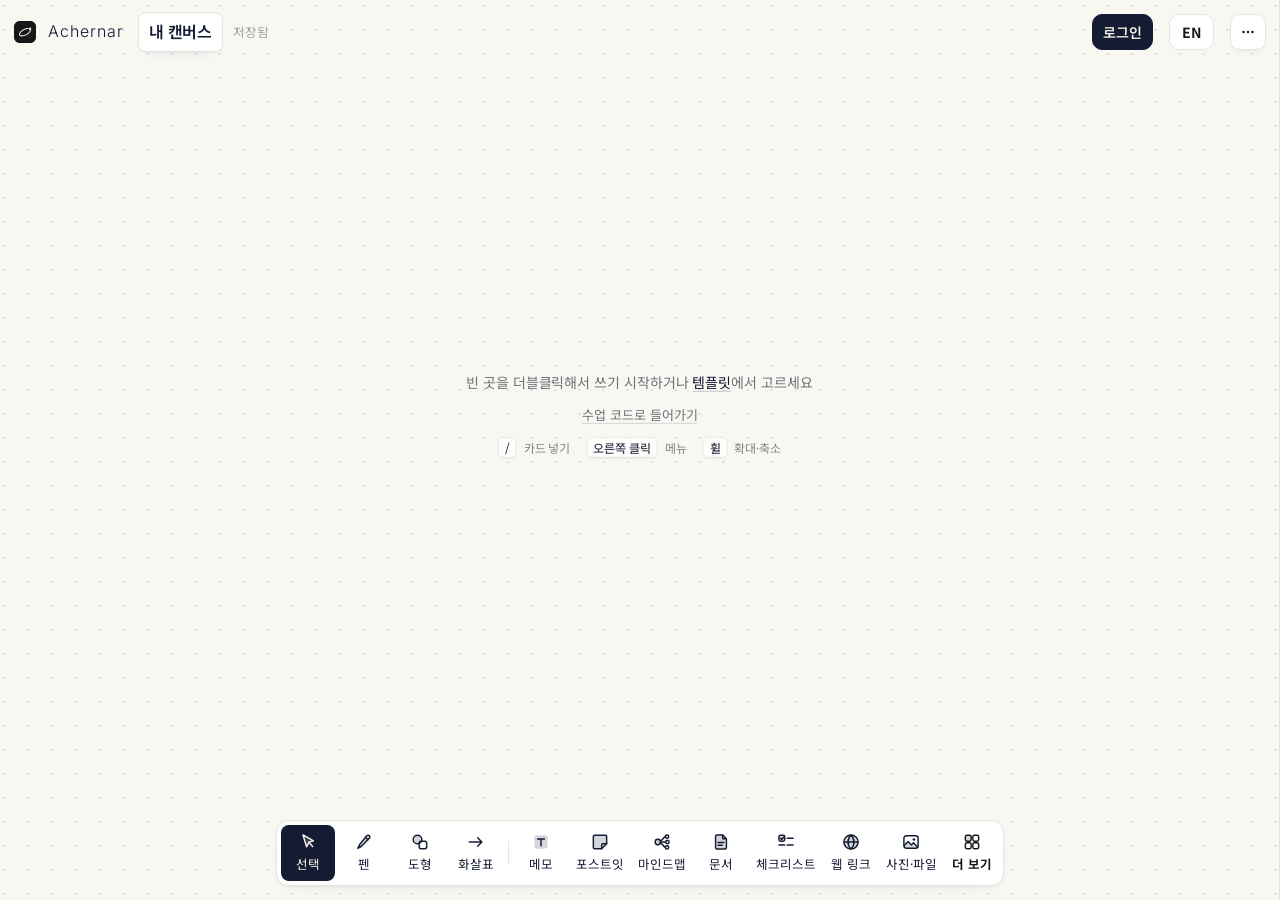
<file: index.html>
<!DOCTYPE html>
<html lang="ko"><head><meta charset="utf-8"><meta name="google" content="notranslate"><meta name="viewport" content="width=device-width,initial-scale=1">
<title>Achernar — 생각이 흘러가 닿는 곳</title>
<link rel="icon" href="data:image/svg+xml,%3Csvg xmlns='http://www.w3.org/2000/svg' viewBox='0 0 64 64'%3E%3Crect width='64' height='64' rx='15' fill='%23141C33'/%3E%3Cpath d='M51.32 26.38 L51.07 27.23 L50.73 28.11 L50.29 29.01 L49.76 29.92 L49.14 30.85 L48.44 31.79 L47.65 32.73 L46.78 33.67 L45.84 34.60 L44.83 35.53 L43.76 36.44 L42.63 37.32 L41.44 38.19 L40.21 39.02 L38.93 39.83 L37.62 40.59 L36.29 41.32 L34.93 42.00 L33.56 42.63 L32.17 43.22 L30.79 43.75 L29.42 44.22 L28.05 44.63 L26.71 44.99 L25.39 45.28 L24.11 45.51 L22.87 45.67 L21.67 45.77 L20.52 45.79 L19.43 45.76 L18.41 45.65 L17.45 45.49 L16.56 45.25 L15.76 44.95 L15.03 44.59 L14.39 44.17 L13.83 43.69 L13.37 43.16 L13.00 42.57 L12.73 41.93 L12.55 41.24 L12.47 40.51 L12.49 39.74 L12.61 38.94 L12.82 38.10 L13.13 37.23 L13.53 36.34 L14.03 35.43 L14.61 34.50 L15.28 33.57 L16.04 32.63 L16.88 31.69 L17.79 30.75 L18.77 29.83 L19.82 28.91 L20.93 28.01 L22.10 27.14 L23.31 26.29 L24.57 25.48 L25.87 24.70 L27.20 23.96 L28.55 23.26 L29.92 22.60 L31.30 22.00 L32.68 21.45 L34.06 20.95 L35.42 20.52 L36.78 20.14 L38.10 19.82 L39.40 19.57 L40.66 19.39 L41.88 19.26' fill='none' stroke='%23F4EFE3' stroke-width='3.6' stroke-linecap='round'/%3E%3Ccircle cx='49.61' cy='20.83' r='4.6' fill='%23F4EFE3'/%3E%3C/svg%3E">
<link rel="manifest" href="manifest.webmanifest"><meta name="theme-color" content="#F7F4EC"><link rel="apple-touch-icon" href="icons/apple-touch-icon.png"><meta name="apple-mobile-web-app-capable" content="yes"><meta name="description" content="Achernar(아케르나르) — 캔버스 하나에서 메모·마인드맵·문서·발표까지">
<link rel="preconnect" href="https://fonts.googleapis.com"><link rel="preconnect" href="https://fonts.gstatic.com" crossorigin>
<link href="https://fonts.googleapis.com/css2?family=Inter:wght@300;400;500&family=Noto+Sans+KR:wght@300;400;500;700;800&family=Noto+Serif+KR:wght@500;700&family=JetBrains+Mono:wght@400;600&display=swap" rel="stylesheet">
<link rel="stylesheet" href="style.css?v=28">
</head>
<body>
<div id="app">
  <nav id="rail" aria-label="주요 메뉴">
    <button class="rcreate" id="railNew" title="새로 만들기 (Ctrl+N)" aria-label="새로 만들기"><svg viewBox="0 0 24 24"><path d="M12 5v14M5 12h14"/></svg></button>
    <div class="rlist" id="railList"></div>
    <div class="rfoot">
      <button class="ritem" data-rail="settings" title="설정"><span class="ri" data-i="settings"></span><span>설정</span></button>
      <button class="avatar" id="me" title="내 프로필" aria-label="내 프로필">나</button>
    </div>
  </nav>
  <aside id="side" aria-label="워크스페이스">
    <div class="shead">
      <button class="ws" id="wsBtn"><span class="wslogo">U</span><span class="wsn" id="wsName">내 워크스페이스</span><svg viewBox="0 0 24 24"><path d="M7 10l5 5 5-5"/></svg></button>
      <button class="ib sm" id="sideClose" title="사이드바 접기 (Ctrl+\)" aria-label="사이드바 접기"><svg viewBox="0 0 24 24"><path d="M15 6l-6 6 6 6"/></svg></button>
    </div>
    <div class="sscroll" id="sideBody"></div>
    <div class="sfoot" id="sideFoot"></div>
    <div class="resizer" data-rs="side"></div>
  </aside>
  <div id="center">
    <header id="top">
      <button class="ib" id="navBtn" aria-label="메뉴"><svg viewBox="0 0 24 24"><path d="M4 6h16M4 12h16M4 18h16"/></svg></button>
      <button class="ib" id="backBtn" title="뒤로 (Alt+←)" aria-label="뒤로"><svg viewBox="0 0 24 24"><path d="M15 6l-6 6 6 6"/></svg></button>
      <button class="ib" id="fwdBtn" title="앞으로 (Alt+→)" aria-label="앞으로"><svg viewBox="0 0 24 24"><path d="M9 6l6 6-6 6"/></svg></button>
      <nav class="crumbs" id="crumbs" aria-label="현재 위치"></nav>
      <button class="search" id="searchBtn"><svg viewBox="0 0 24 24"><circle cx="11" cy="11" r="7"/><path d="M20 20l-4-4"/></svg><span>검색하거나 명령 실행</span><kbd>Ctrl P</kbd></button>
      <div class="tright">
        <span class="savest" id="saveSt"></span>
        <button class="btn grad" id="createBtn"><svg viewBox="0 0 24 24"><path d="M12 5v14M5 12h14"/></svg><span>만들기</span></button>
        <span class="syncst local" id="syncSt"></span>
        <button class="ib bellb" id="bellBtn" title="마감 알림" aria-label="마감 알림"><svg viewBox="0 0 24 24"><path d="M6 8a6 6 0 0 1 12 0c0 7 3 9 3 9H3s3-2 3-9M10 21h4"/></svg><b id="bellN" hidden></b></button>
        <button class="btn ghost" id="shareBtn" title="이 문서를 공유 (claude.ai)"><svg viewBox="0 0 24 24"><path d="M4 12v7h16v-7M12 3v12M7 8l5-5 5 5"/></svg><span>공유</span></button>
        <button class="ib" id="pageMenuBtn" title="문서 설정" aria-label="문서 설정"><svg viewBox="0 0 24 24"><circle cx="5" cy="12" r="1.6"/><circle cx="12" cy="12" r="1.6"/><circle cx="19" cy="12" r="1.6"/></svg></button>
        <button class="ib" id="panelBtn" title="오른쪽 패널" aria-label="오른쪽 패널"><svg viewBox="0 0 24 24"><rect x="3" y="4" width="18" height="16" rx="3"/><path d="M15 4v16"/></svg></button>
      </div>
    </header>
    <div id="ribbon" role="toolbar" aria-label="리본"></div>
    <div id="body">
      <main id="main" tabindex="-1"></main>
      <aside id="rpanel" aria-label="보조 패널"><div class="resizer l" data-rs="panel"></div><div class="rtabs" id="rtabs"></div><div class="rbody" id="rbody"></div></aside>
    </div>
  </div>
</div>
<div id="scrim"></div>
<nav id="sdock" aria-label="빠른 독">
  <button data-dk="new" class="dkp" title="새로 만들기"><svg viewBox="0 0 24 24"><path d="M12 5v14M5 12h14"/></svg><span>새로</span></button>
  <button data-dk="quick" title="빠른 메모"><svg viewBox="0 0 24 24"><path d="M4 20l1-4L16 5l3 3L8 19z"/></svg><span>메모</span></button>
  <button data-dk="find" title="찾기 (Ctrl+P)"><svg viewBox="0 0 24 24"><path d="M11 4a7 7 0 1 0 0 14a7 7 0 1 0 0-14M20 20l-4-4"/></svg><span>찾기</span></button>
  <i></i>
  <button data-dk="drawer" title="서랍 (Ctrl+\)"><svg viewBox="0 0 24 24"><path d="M3 4h18v6H3zM3 14h18v6H3zM10 7h4M10 17h4"/></svg><span>서랍</span></button>
</nav>
<div id="menu" hidden role="menu"></div>
<div id="pop" hidden></div>
<div id="fmt" hidden></div>
<div id="modal" hidden><div class="mbox" role="dialog" aria-modal="true"><div id="mhead"></div><div id="mbody"></div><div class="mact" id="mact"></div></div></div>
<div id="toast" hidden role="status"></div>
<input type="file" id="fileIn" hidden>
<script src="core.js?v=28"></script>
<script src="icons.js?v=28"></script>
<script src="extra.js?v=28"></script>
<script src="editor.js?v=28"></script>
<script src="database.js?v=28"></script>
<script src="canvas.js?v=28"></script>
<script src="graph.js?v=28"></script>
<script src="sync.js?v=28"></script>
<script src="auth.js?v=28"></script>
<script src="ms.js?v=28"></script>
<script src="ms2.js?v=28"></script>
<script src="zen.js?v=28"></script>
<script src="one.js?v=28"></script>
<script src="feat.js?v=28"></script>
<script src="mind.js?v=28"></script>
<script src="world.js?v=28"></script>
<script src="saveboard.js?v=28"></script>
<script src="docppt.js?v=28"></script>
<script src="print.js?v=28"></script>
<script src="vault.js?v=28"></script>
<script src="tpl.js?v=28"></script>
<script src="collab.js?v=28"></script>
<script src="cloud.js?v=28"></script>
<script src="class.js?v=28"></script>
<script src="src.js?v=28"></script>
<script src="tl.js?v=28"></script>
<script src="share.js?v=28"></script>
<script src="hwp.js?v=28"></script>
<script src="submit.js?v=28"></script>
<script src="charmap.js?v=28"></script>
<script src="i18n.js?v=28"></script>
<script>boot()</script>
<script>
/* 설치형 웹앱: 오프라인 캐시 + 설치 버튼 */
window.__pwa=null;addEventListener('beforeinstallprompt',e=>{e.preventDefault();window.__pwa=e});
addEventListener('appinstalled',()=>{window.__pwa=null;try{toast('Achernar가 앱으로 설치됐어요')}catch(e){}});
if('serviceWorker' in navigator&&location.protocol==='https:'&&window.self===window.top){addEventListener('load',()=>navigator.serviceWorker.register('sw.js').catch(()=>{}))}
</script>
</body></html>
</file>
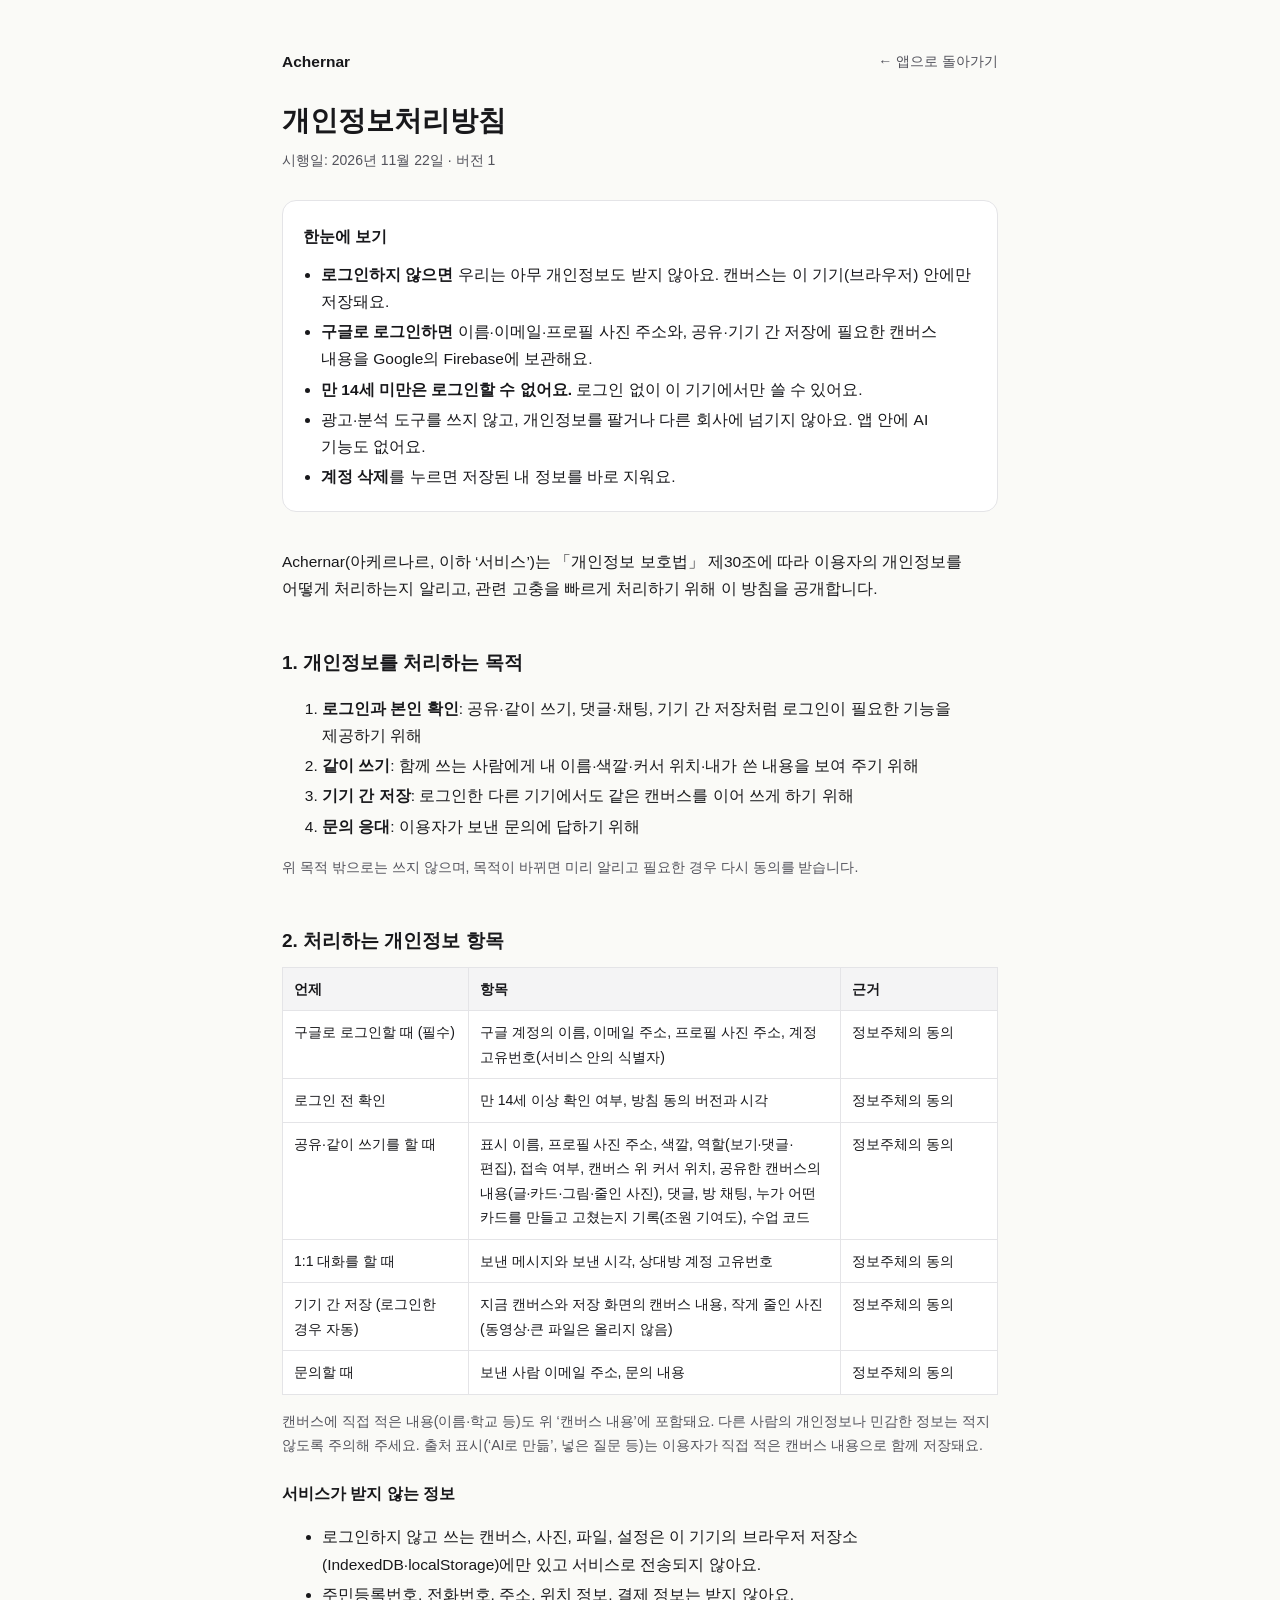
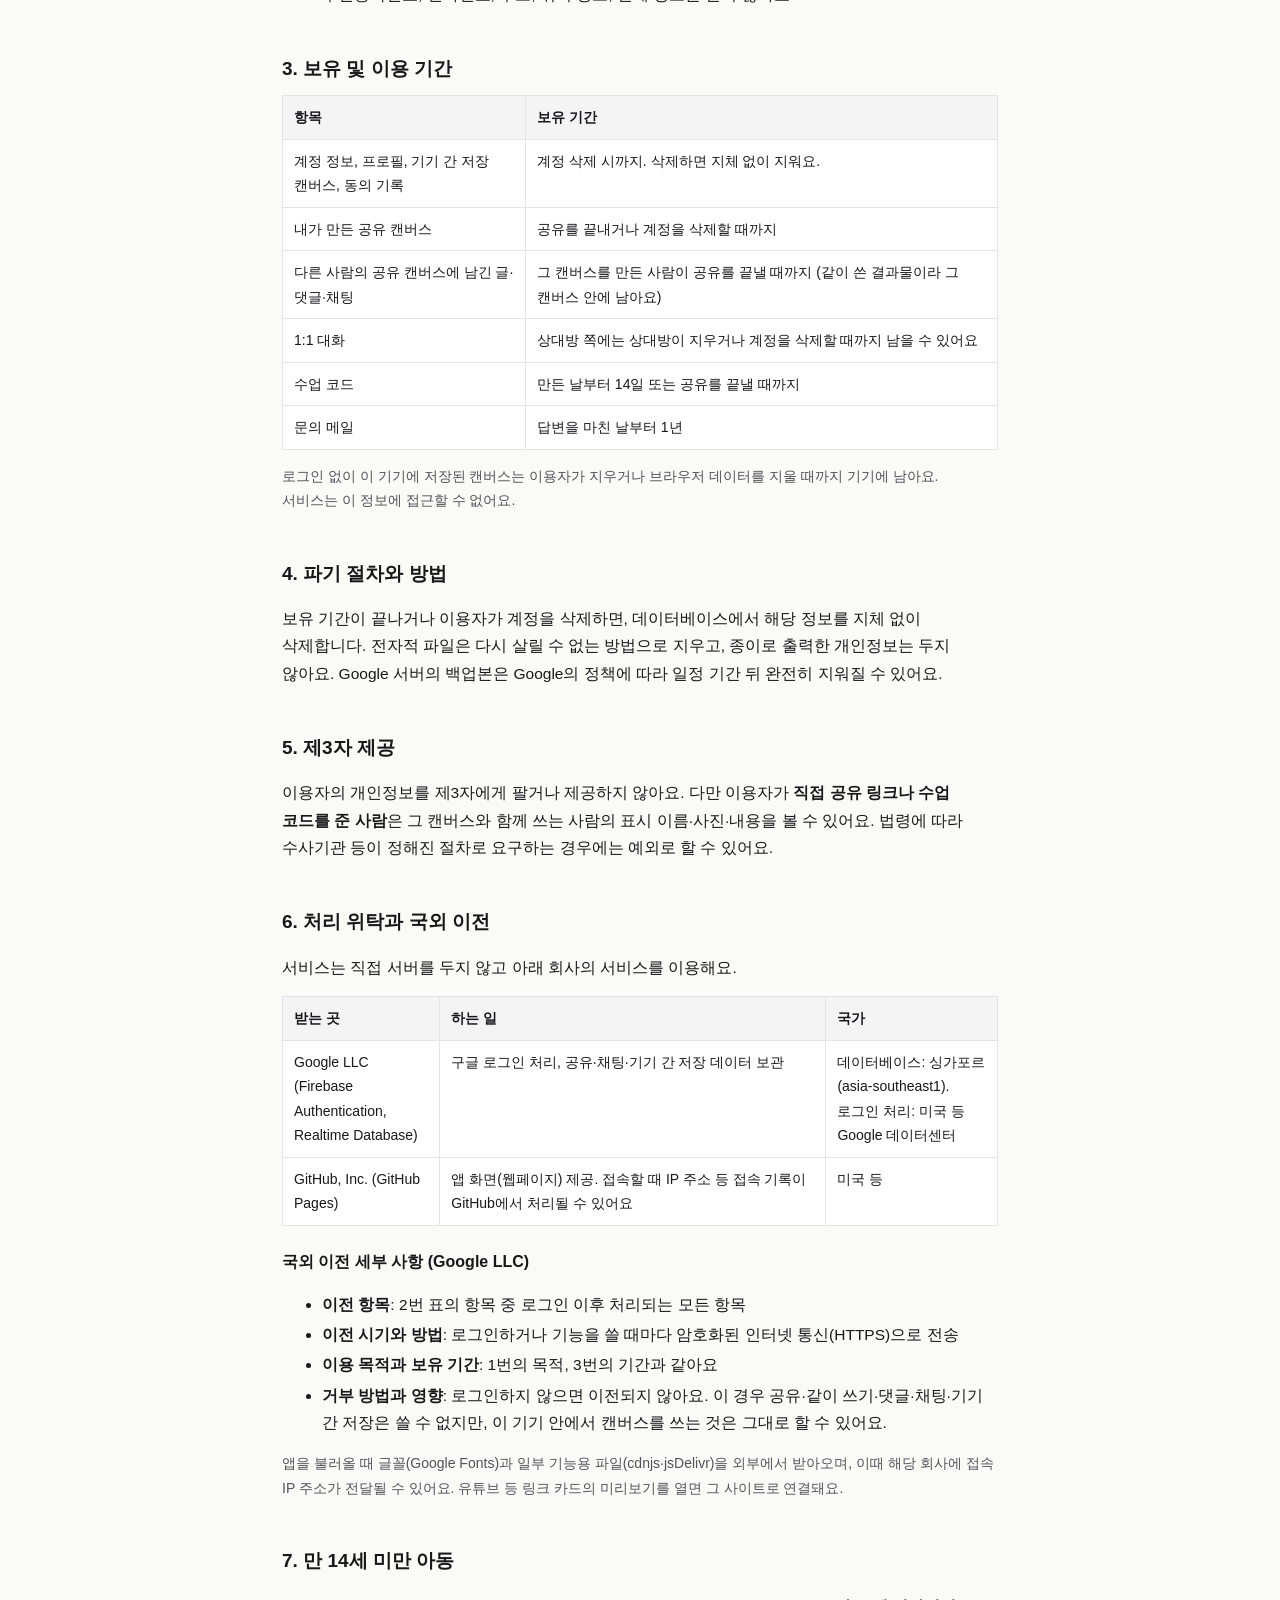
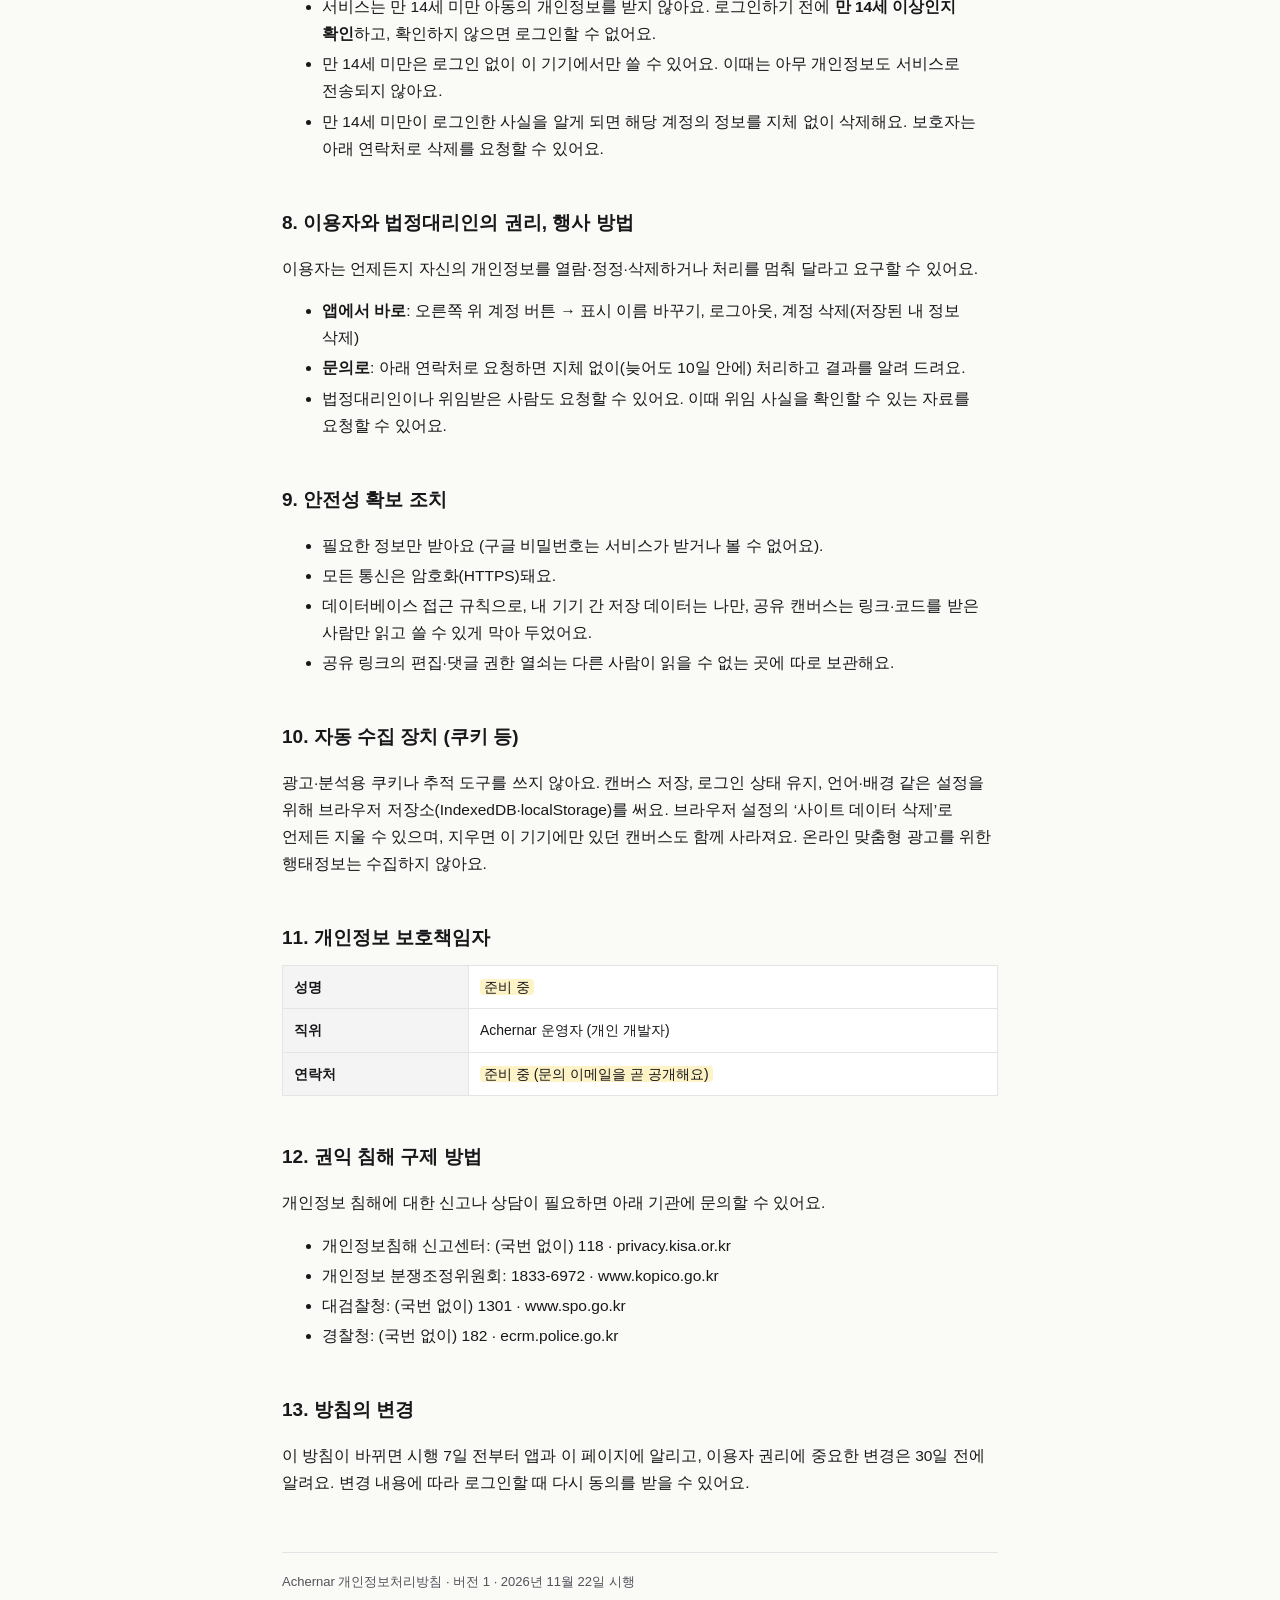
<file: privacy.html>
<!doctype html>
<html lang="ko">
<head>
<meta charset="utf-8">
<meta name="viewport" content="width=device-width,initial-scale=1">
<title>개인정보처리방침 · Achernar</title>
<style>
:root{--ink:#18181B;--mute:#52525B;--line:#E4E4E7;--bg:#FAFAF7}
*{box-sizing:border-box}
body{margin:0;background:var(--bg);color:var(--ink);font:15.5px/1.75 -apple-system,BlinkMacSystemFont,"Pretendard","Apple SD Gothic Neo","Noto Sans KR","Malgun Gothic",sans-serif;word-break:keep-all}
main{max-width:760px;margin:0 auto;padding:48px 22px 80px}
a{color:#1D4ED8}
.top{display:flex;align-items:center;justify-content:space-between;gap:12px;margin-bottom:28px}
.top a{font-size:14px;text-decoration:none;color:var(--mute)}
h1{font-size:28px;line-height:1.3;margin:0 0 8px}
.meta{color:var(--mute);font-size:14px;margin:0 0 28px}
.sum{background:#fff;border:1px solid var(--line);border-radius:14px;padding:18px 20px;margin:0 0 36px}
.sum h2{margin:0 0 10px;font-size:16px}
.sum ul{margin:0;padding-left:18px}
h2{font-size:19px;margin:40px 0 10px;padding-top:4px}
h3{font-size:16px;margin:22px 0 6px}
table{width:100%;border-collapse:collapse;margin:10px 0 6px;font-size:14px;background:#fff}
th,td{border:1px solid var(--line);padding:9px 11px;text-align:left;vertical-align:top}
th{background:#F4F4F5;font-weight:600}
.note{color:var(--mute);font-size:14px}
.todo{background:#FEF3C7;border-radius:4px;padding:0 4px}
ol li,ul li{margin:3px 0}
footer{margin-top:56px;padding-top:18px;border-top:1px solid var(--line);color:var(--mute);font-size:13px}
</style>
</head>
<body>
<main>
<div class="top"><strong>Achernar</strong><a href="./">← 앱으로 돌아가기</a></div>
<h1>개인정보처리방침</h1>
<p class="meta">시행일: 2026년 11월 22일 · 버전 1</p>

<div class="sum">
<h2>한눈에 보기</h2>
<ul>
<li><b>로그인하지 않으면</b> 우리는 아무 개인정보도 받지 않아요. 캔버스는 이 기기(브라우저) 안에만 저장돼요.</li>
<li><b>구글로 로그인하면</b> 이름·이메일·프로필 사진 주소와, 공유·기기 간 저장에 필요한 캔버스 내용을 Google의 Firebase에 보관해요.</li>
<li><b>만 14세 미만은 로그인할 수 없어요.</b> 로그인 없이 이 기기에서만 쓸 수 있어요.</li>
<li>광고·분석 도구를 쓰지 않고, 개인정보를 팔거나 다른 회사에 넘기지 않아요. 앱 안에 AI 기능도 없어요.</li>
<li><b>계정 삭제</b>를 누르면 저장된 내 정보를 바로 지워요.</li>
</ul>
</div>

<p>Achernar(아케르나르, 이하 ‘서비스’)는 「개인정보 보호법」 제30조에 따라 이용자의 개인정보를 어떻게 처리하는지 알리고, 관련 고충을 빠르게 처리하기 위해 이 방침을 공개합니다.</p>

<h2>1. 개인정보를 처리하는 목적</h2>
<ol>
<li><b>로그인과 본인 확인</b>: 공유·같이 쓰기, 댓글·채팅, 기기 간 저장처럼 로그인이 필요한 기능을 제공하기 위해</li>
<li><b>같이 쓰기</b>: 함께 쓰는 사람에게 내 이름·색깔·커서 위치·내가 쓴 내용을 보여 주기 위해</li>
<li><b>기기 간 저장</b>: 로그인한 다른 기기에서도 같은 캔버스를 이어 쓰게 하기 위해</li>
<li><b>문의 응대</b>: 이용자가 보낸 문의에 답하기 위해</li>
</ol>
<p class="note">위 목적 밖으로는 쓰지 않으며, 목적이 바뀌면 미리 알리고 필요한 경우 다시 동의를 받습니다.</p>

<h2>2. 처리하는 개인정보 항목</h2>
<table>
<tr><th style="width:26%">언제</th><th>항목</th><th style="width:22%">근거</th></tr>
<tr><td>구글로 로그인할 때 (필수)</td><td>구글 계정의 이름, 이메일 주소, 프로필 사진 주소, 계정 고유번호(서비스 안의 식별자)</td><td>정보주체의 동의</td></tr>
<tr><td>로그인 전 확인</td><td>만 14세 이상 확인 여부, 방침 동의 버전과 시각</td><td>정보주체의 동의</td></tr>
<tr><td>공유·같이 쓰기를 할 때</td><td>표시 이름, 프로필 사진 주소, 색깔, 역할(보기·댓글·편집), 접속 여부, 캔버스 위 커서 위치, 공유한 캔버스의 내용(글·카드·그림·줄인 사진), 댓글, 방 채팅, 누가 어떤 카드를 만들고 고쳤는지 기록(조원 기여도), 수업 코드</td><td>정보주체의 동의</td></tr>
<tr><td>1:1 대화를 할 때</td><td>보낸 메시지와 보낸 시각, 상대방 계정 고유번호</td><td>정보주체의 동의</td></tr>
<tr><td>기기 간 저장 (로그인한 경우 자동)</td><td>지금 캔버스와 저장 화면의 캔버스 내용, 작게 줄인 사진(동영상·큰 파일은 올리지 않음)</td><td>정보주체의 동의</td></tr>
<tr><td>문의할 때</td><td>보낸 사람 이메일 주소, 문의 내용</td><td>정보주체의 동의</td></tr>
</table>
<p class="note">캔버스에 직접 적은 내용(이름·학교 등)도 위 ‘캔버스 내용’에 포함돼요. 다른 사람의 개인정보나 민감한 정보는 적지 않도록 주의해 주세요. 출처 표시(‘AI로 만듦’, 넣은 질문 등)는 이용자가 직접 적은 캔버스 내용으로 함께 저장돼요.</p>

<h3>서비스가 받지 않는 정보</h3>
<ul>
<li>로그인하지 않고 쓰는 캔버스, 사진, 파일, 설정은 이 기기의 브라우저 저장소(IndexedDB·localStorage)에만 있고 서비스로 전송되지 않아요.</li>
<li>주민등록번호, 전화번호, 주소, 위치 정보, 결제 정보는 받지 않아요.</li>
</ul>

<h2>3. 보유 및 이용 기간</h2>
<table>
<tr><th style="width:34%">항목</th><th>보유 기간</th></tr>
<tr><td>계정 정보, 프로필, 기기 간 저장 캔버스, 동의 기록</td><td>계정 삭제 시까지. 삭제하면 지체 없이 지워요.</td></tr>
<tr><td>내가 만든 공유 캔버스</td><td>공유를 끝내거나 계정을 삭제할 때까지</td></tr>
<tr><td>다른 사람의 공유 캔버스에 남긴 글·댓글·채팅</td><td>그 캔버스를 만든 사람이 공유를 끝낼 때까지 (같이 쓴 결과물이라 그 캔버스 안에 남아요)</td></tr>
<tr><td>1:1 대화</td><td>상대방 쪽에는 상대방이 지우거나 계정을 삭제할 때까지 남을 수 있어요</td></tr>
<tr><td>수업 코드</td><td>만든 날부터 14일 또는 공유를 끝낼 때까지</td></tr>
<tr><td>문의 메일</td><td>답변을 마친 날부터 1년</td></tr>
</table>
<p class="note">로그인 없이 이 기기에 저장된 캔버스는 이용자가 지우거나 브라우저 데이터를 지울 때까지 기기에 남아요. 서비스는 이 정보에 접근할 수 없어요.</p>

<h2>4. 파기 절차와 방법</h2>
<p>보유 기간이 끝나거나 이용자가 계정을 삭제하면, 데이터베이스에서 해당 정보를 지체 없이 삭제합니다. 전자적 파일은 다시 살릴 수 없는 방법으로 지우고, 종이로 출력한 개인정보는 두지 않아요. Google 서버의 백업본은 Google의 정책에 따라 일정 기간 뒤 완전히 지워질 수 있어요.</p>

<h2>5. 제3자 제공</h2>
<p>이용자의 개인정보를 제3자에게 팔거나 제공하지 않아요. 다만 이용자가 <b>직접 공유 링크나 수업 코드를 준 사람</b>은 그 캔버스와 함께 쓰는 사람의 표시 이름·사진·내용을 볼 수 있어요. 법령에 따라 수사기관 등이 정해진 절차로 요구하는 경우에는 예외로 할 수 있어요.</p>

<h2>6. 처리 위탁과 국외 이전</h2>
<p>서비스는 직접 서버를 두지 않고 아래 회사의 서비스를 이용해요.</p>
<table>
<tr><th style="width:22%">받는 곳</th><th>하는 일</th><th style="width:24%">국가</th></tr>
<tr><td>Google LLC (Firebase Authentication, Realtime Database)</td><td>구글 로그인 처리, 공유·채팅·기기 간 저장 데이터 보관</td><td>데이터베이스: 싱가포르(asia-southeast1). 로그인 처리: 미국 등 Google 데이터센터</td></tr>
<tr><td>GitHub, Inc. (GitHub Pages)</td><td>앱 화면(웹페이지) 제공. 접속할 때 IP 주소 등 접속 기록이 GitHub에서 처리될 수 있어요</td><td>미국 등</td></tr>
</table>
<h3>국외 이전 세부 사항 (Google LLC)</h3>
<ul>
<li><b>이전 항목</b>: 2번 표의 항목 중 로그인 이후 처리되는 모든 항목</li>
<li><b>이전 시기와 방법</b>: 로그인하거나 기능을 쓸 때마다 암호화된 인터넷 통신(HTTPS)으로 전송</li>
<li><b>이용 목적과 보유 기간</b>: 1번의 목적, 3번의 기간과 같아요</li>
<li><b>거부 방법과 영향</b>: 로그인하지 않으면 이전되지 않아요. 이 경우 공유·같이 쓰기·댓글·채팅·기기 간 저장은 쓸 수 없지만, 이 기기 안에서 캔버스를 쓰는 것은 그대로 할 수 있어요.</li>
</ul>
<p class="note">앱을 불러올 때 글꼴(Google Fonts)과 일부 기능용 파일(cdnjs·jsDelivr)을 외부에서 받아오며, 이때 해당 회사에 접속 IP 주소가 전달될 수 있어요. 유튜브 등 링크 카드의 미리보기를 열면 그 사이트로 연결돼요.</p>

<h2>7. 만 14세 미만 아동</h2>
<ul>
<li>서비스는 만 14세 미만 아동의 개인정보를 받지 않아요. 로그인하기 전에 <b>만 14세 이상인지 확인</b>하고, 확인하지 않으면 로그인할 수 없어요.</li>
<li>만 14세 미만은 로그인 없이 이 기기에서만 쓸 수 있어요. 이때는 아무 개인정보도 서비스로 전송되지 않아요.</li>
<li>만 14세 미만이 로그인한 사실을 알게 되면 해당 계정의 정보를 지체 없이 삭제해요. 보호자는 아래 연락처로 삭제를 요청할 수 있어요.</li>
</ul>

<h2>8. 이용자와 법정대리인의 권리, 행사 방법</h2>
<p>이용자는 언제든지 자신의 개인정보를 열람·정정·삭제하거나 처리를 멈춰 달라고 요구할 수 있어요.</p>
<ul>
<li><b>앱에서 바로</b>: 오른쪽 위 계정 버튼 → 표시 이름 바꾸기, 로그아웃, 계정 삭제(저장된 내 정보 삭제)</li>
<li><b>문의로</b>: 아래 연락처로 요청하면 지체 없이(늦어도 10일 안에) 처리하고 결과를 알려 드려요.</li>
<li>법정대리인이나 위임받은 사람도 요청할 수 있어요. 이때 위임 사실을 확인할 수 있는 자료를 요청할 수 있어요.</li>
</ul>

<h2>9. 안전성 확보 조치</h2>
<ul>
<li>필요한 정보만 받아요 (구글 비밀번호는 서비스가 받거나 볼 수 없어요).</li>
<li>모든 통신은 암호화(HTTPS)돼요.</li>
<li>데이터베이스 접근 규칙으로, 내 기기 간 저장 데이터는 나만, 공유 캔버스는 링크·코드를 받은 사람만 읽고 쓸 수 있게 막아 두었어요.</li>
<li>공유 링크의 편집·댓글 권한 열쇠는 다른 사람이 읽을 수 없는 곳에 따로 보관해요.</li>
</ul>

<h2>10. 자동 수집 장치 (쿠키 등)</h2>
<p>광고·분석용 쿠키나 추적 도구를 쓰지 않아요. 캔버스 저장, 로그인 상태 유지, 언어·배경 같은 설정을 위해 브라우저 저장소(IndexedDB·localStorage)를 써요. 브라우저 설정의 ‘사이트 데이터 삭제’로 언제든 지울 수 있으며, 지우면 이 기기에만 있던 캔버스도 함께 사라져요. 온라인 맞춤형 광고를 위한 행태정보는 수집하지 않아요.</p>

<h2>11. 개인정보 보호책임자</h2>
<table>
<tr><th style="width:26%">성명</th><td><span class="todo">준비 중</span></td></tr>
<tr><th>직위</th><td>Achernar 운영자 (개인 개발자)</td></tr>
<tr><th>연락처</th><td><span class="todo">준비 중 (문의 이메일을 곧 공개해요)</span></td></tr>
</table>

<h2>12. 권익 침해 구제 방법</h2>
<p>개인정보 침해에 대한 신고나 상담이 필요하면 아래 기관에 문의할 수 있어요.</p>
<ul>
<li>개인정보침해 신고센터: (국번 없이) 118 · privacy.kisa.or.kr</li>
<li>개인정보 분쟁조정위원회: 1833-6972 · www.kopico.go.kr</li>
<li>대검찰청: (국번 없이) 1301 · www.spo.go.kr</li>
<li>경찰청: (국번 없이) 182 · ecrm.police.go.kr</li>
</ul>

<h2>13. 방침의 변경</h2>
<p>이 방침이 바뀌면 시행 7일 전부터 앱과 이 페이지에 알리고, 이용자 권리에 중요한 변경은 30일 전에 알려요. 변경 내용에 따라 로그인할 때 다시 동의를 받을 수 있어요.</p>

<footer>Achernar 개인정보처리방침 · 버전 1 · 2026년 11월 22일 시행</footer>
</main>
</body>
</html>
</file>
<file: style.css>
/* VOICE: 고급 디자인 툴처럼 깔끔하고 친근한 생산성 앱 — 캔바식 레일, 둥근 카드, 그라데이션 포인트
   IDEA: 회색 작업대 위에 흰 종이(문서)·보드(데이터베이스)·무한 캔버스를 올려 놓은 디자인 스튜디오
   PICTURE: 홈의 보라→파랑 그라데이션 배너와 색 원형 바로가기, 썸네일 카드 그리드
   COLOUR and TYPE: 기획서 지정 색(#F7F8FA, #6478E8 …) + 보라·청록 그라데이션 / Noto Sans KR 400–800
   LAYOUT: 왼쪽 아이콘 레일 · 크기 조절 사이드바 · 상단 툴바 · 중앙 작업 영역 · 접히는 오른쪽 패널 */
:root{color-scheme:light dark;
--bg:light-dark(#F7F8FA,#15171C);--side:light-dark(#FFFFFF,#1B1E25);--paper:light-dark(#FFFFFF,#20232B);--ink:light-dark(#20242C,#F0F2F6);--mute:light-dark(#7A8290,#969EAD);--line:light-dark(#E8EAF0,#303541);
--hov:light-dark(#F1F3F7,#262A33);--soft:light-dark(#F4F5F9,#1E2128);
--acc:#6478E8;--acc2:#8B5CF6;--acc3:#22C3E6;--accs:color-mix(in srgb,var(--acc) 13%,var(--paper));--dg:#E5484D;--ok:#12A150;
--grad:linear-gradient(120deg,var(--acc) 0%,var(--acc2) 55%,#C04BD8 100%);
--hero:linear-gradient(115deg,var(--acc) 0%,var(--acc2) 48%,var(--acc3) 100%);
--r:12px;--r2:18px;--fs:16px;--docw:760px;--sideW:260px;--panelW:300px;
--font:"Noto Sans KR",system-ui,-apple-system,"Apple SD Gothic Neo",sans-serif;--serif:"Noto Serif KR",serif;--mono:"JetBrains Mono",ui-monospace,Menlo,Consolas,monospace;
--sh:0 1px 2px rgb(16 24 40/.06),0 8px 24px -12px rgb(16 24 40/.18);--sh2:0 2px 6px rgb(16 24 40/.08),0 24px 48px -16px rgb(16 24 40/.3);
--cy:#FFE27A;--co:#FFC58A;--cp:#FFB8CB;--cm:#A6ECC8;--cs:#A9D6FF;--cl:#D7C8FF;--cw:var(--paper)}
:root[data-theme=light]{color-scheme:light}:root[data-theme=dark]{color-scheme:dark}
:root[data-font=serif]{--font:var(--serif)}:root[data-font=mono]{--font:var(--mono)}
*{box-sizing:border-box;min-width:0}
html,body{height:100%;margin:0}
body{background:var(--bg);color:var(--ink);font:var(--fs)/1.6 var(--font);overflow:hidden;-webkit-font-smoothing:antialiased}
button,input,select,textarea{font:inherit;color:inherit}
button{cursor:pointer;background:none;border:0;padding:0}
button:disabled{cursor:not-allowed;opacity:.45}
:focus-visible{outline:2px solid var(--acc);outline-offset:2px;border-radius:6px}
svg{width:20px;height:20px;fill:none;stroke:currentColor;stroke-width:1.9;stroke-linecap:round;stroke-linejoin:round;flex:none}
kbd{font:500 12px var(--font);color:var(--mute);border:1px solid var(--line);border-radius:6px;padding:1px 6px;background:var(--paper)}
#app{display:flex;height:100dvh}
.noanim *{transition:none!important;animation:none!important}

/* 레일 */
#rail{width:76px;flex:none;background:var(--side);border-right:1px solid var(--line);display:flex;flex-direction:column;align-items:center;padding:12px 0 10px;gap:6px;z-index:40}
.rcreate{width:44px;height:44px;border-radius:50%;background:var(--grad);color:#fff;display:grid;place-items:center;box-shadow:0 6px 16px -6px color-mix(in srgb,var(--acc2) 70%,transparent);margin-bottom:8px;transition:transform .15s}
.rcreate:hover{transform:scale(1.06)}.rcreate svg{width:22px;height:22px;stroke-width:2.4}
.rlist{display:flex;flex-direction:column;gap:2px;flex:1}
.ritem{width:64px;min-height:58px;border-radius:12px;display:flex;flex-direction:column;align-items:center;justify-content:center;gap:3px;font-size:12.5px;font-weight:500;color:var(--mute);transition:background .15s,color .15s}
.ritem .ri{width:36px;height:30px;border-radius:9px;display:grid;place-items:center;transition:background .15s}
.ritem:hover{color:var(--ink)}.ritem:hover .ri{background:var(--hov)}
.ritem.on{color:var(--acc);font-weight:700}.ritem.on .ri{background:var(--accs)}
.rfoot{display:flex;flex-direction:column;align-items:center;gap:8px}
.avatar{width:36px;height:36px;border-radius:50%;background:linear-gradient(135deg,#FFB86B,#F25F8B);color:#fff;font-weight:800;font-size:14px}

/* 사이드바 */
#side{width:var(--sideW);flex:none;background:var(--side);border-right:1px solid var(--line);display:flex;flex-direction:column;position:relative;transition:margin .2s}
body.noside #side{margin-left:calc(-1 * var(--sideW))}
.shead{display:flex;align-items:center;gap:4px;padding:12px 10px 6px}
.ws{flex:1;display:flex;align-items:center;gap:9px;padding:6px 8px;border-radius:10px;text-align:left;font-weight:700}
.ws:hover{background:var(--hov)}
.wslogo{width:28px;height:28px;border-radius:8px;background:var(--grad);color:#fff;display:grid;place-items:center;font-weight:800;font-size:14px;flex:none}
.wsn{flex:1;white-space:nowrap;overflow:hidden;text-overflow:ellipsis}
.sscroll{flex:1;overflow-y:auto;padding:4px 8px 16px}
.sec{margin-top:14px}
.sech{display:flex;align-items:center;justify-content:space-between;padding:4px 8px;font-size:13px;font-weight:700;color:var(--mute)}
.sech button{width:26px;height:26px;border-radius:7px;display:grid;place-items:center;color:var(--mute)}
.sech button:hover{background:var(--hov);color:var(--ink)}.sech svg{width:16px;height:16px}
.qa{display:flex;align-items:center;gap:10px;width:100%;padding:0 10px;height:36px;border-radius:9px;font-size:15px;text-align:left;color:var(--ink)}
.qa:hover{background:var(--hov)}.qa.on{background:var(--accs);color:var(--acc);font-weight:700}
.qa svg{width:18px;height:18px;color:var(--mute)}.qa.on svg{color:var(--acc)}
.qa .cnt{margin-left:auto;font-size:13px;color:var(--mute);font-weight:500}
.tree{display:flex;flex-direction:column}
.tr{display:flex;align-items:center;gap:4px;height:34px;padding-left:calc(4px + var(--d,0) * 16px);padding-right:4px;border-radius:9px;font-size:15px;position:relative;cursor:pointer;user-select:none}
.tr:hover{background:var(--hov)}.tr.on{background:var(--accs);color:var(--acc);font-weight:700}
.tr.msel{background:color-mix(in srgb,var(--acc) 20%,var(--paper))}
.tr .tw{width:22px;height:22px;border-radius:6px;display:grid;place-items:center;color:var(--mute);flex:none}
.tr .tw:hover{background:color-mix(in srgb,var(--ink) 8%,transparent)}.tr .tw svg{width:14px;height:14px;transition:transform .15s}
.tr .tw.open svg{transform:rotate(90deg)}.tr .tw.leaf{visibility:hidden}
.tr .ti{width:22px;height:22px;display:grid;place-items:center;flex:none;font-size:16px;border-radius:6px}
.tr .ti svg{width:17px;height:17px}
.tr .tt{flex:1;white-space:nowrap;overflow:hidden;text-overflow:ellipsis}
.tr .tt input{width:100%;font-size:15px;border:1px solid var(--acc);border-radius:6px;padding:2px 6px;background:var(--paper)}
.tr .tb{width:24px;height:24px;border-radius:6px;display:none;place-items:center;color:var(--mute);flex:none}
.tr .tb svg{width:16px;height:16px}.tr:hover .tb{display:grid}.tr .tb:hover{background:color-mix(in srgb,var(--ink) 9%,transparent);color:var(--ink)}
.tr.dz-in{box-shadow:inset 0 0 0 2px var(--acc)}.tr.dz-b::before,.tr.dz-a::after{content:"";position:absolute;left:8px;right:8px;height:2px;background:var(--acc);border-radius:2px}
.tr.dz-b::before{top:-1px}.tr.dz-a::after{bottom:-1px}
.empty-s{font-size:14px;color:var(--mute);padding:6px 12px}
.sfoot{border-top:1px solid var(--line);padding:10px 12px;font-size:13px;color:var(--mute);display:flex;flex-direction:column;gap:6px}
.sfoot .row{display:flex;align-items:center;gap:8px}
.dot{width:8px;height:8px;border-radius:50%;background:var(--ok);flex:none}.dot.busy{background:#F5A524}.dot.bad{background:var(--dg)}
.bulk{display:flex;align-items:center;gap:6px;flex-wrap:wrap;background:var(--accs);border-radius:10px;padding:8px;margin:6px 0;font-size:14px}
.bulk b{flex:1;color:var(--acc)}
.resizer{position:absolute;top:0;bottom:0;right:-3px;width:6px;cursor:col-resize;z-index:5}
.resizer:hover,.resizer.act{background:color-mix(in srgb,var(--acc) 40%,transparent)}
.resizer.l{left:-3px;right:auto}

/* 상단 */
#center{flex:1;display:flex;flex-direction:column;min-width:0}
#top{height:58px;flex:none;display:flex;align-items:center;gap:4px;padding:0 12px;background:var(--side);border-bottom:1px solid var(--line);z-index:30}
.ib{width:38px;height:38px;border-radius:10px;display:grid;place-items:center;color:var(--ink);flex:none}
.ib:hover{background:var(--hov)}.ib.sm{width:30px;height:30px}.ib.sm svg{width:17px;height:17px}
.ib:disabled:hover{background:none}
#navBtn{display:none}
.crumbs{display:flex;align-items:center;gap:2px;min-width:0;flex:1 1 auto;overflow:hidden;margin-left:4px}
.crumbs button{padding:4px 8px;border-radius:8px;white-space:nowrap;overflow:hidden;text-overflow:ellipsis;max-width:200px;flex:0 1 auto;min-width:36px;font-size:15px;display:flex;align-items:center;gap:6px}
.crumbs button:hover{background:var(--hov)}.crumbs button:last-child{font-weight:700}
.crumbs .sl{color:var(--mute);font-size:14px}
.search{margin:0 8px;display:flex;align-items:center;gap:10px;height:40px;padding:0 10px 0 14px;border-radius:12px;background:var(--soft);border:1px solid var(--line);width:auto;flex:0 1 380px;color:var(--mute);font-size:15px}
.search:hover{border-color:color-mix(in srgb,var(--acc) 50%,var(--line))}.search span{flex:1;text-align:left;white-space:nowrap;overflow:hidden;text-overflow:ellipsis}
.tright{display:flex;align-items:center;gap:6px;flex:none}
.savest{font-size:13px;color:var(--mute);white-space:nowrap;margin-right:6px}
.btn{height:40px;padding:0 16px;border-radius:11px;font-weight:700;font-size:15px;display:inline-flex;align-items:center;gap:7px;white-space:nowrap}
.btn svg{width:18px;height:18px}
.btn.grad{background:var(--grad);color:#fff;box-shadow:0 6px 16px -8px color-mix(in srgb,var(--acc2) 80%,transparent)}
.btn.grad:hover{filter:brightness(1.05)}
.btn.pr{background:var(--acc);color:#fff}.btn.pr:hover{filter:brightness(1.06)}
.btn.ghost{background:var(--soft);border:1px solid var(--line)}.btn.ghost:hover:not(:disabled){background:var(--hov)}
.btn.dg{background:var(--dg);color:#fff}.btn.sm{height:34px;padding:0 12px;font-size:14px;border-radius:9px}
#body{flex:1;display:flex;min-height:0;position:relative}
#main{flex:1;overflow-y:auto;overflow-x:hidden;position:relative;outline:none}
#main.full{overflow:hidden}

/* 오른쪽 패널 */
#rpanel{width:var(--panelW);flex:none;background:var(--side);border-left:1px solid var(--line);display:none;flex-direction:column;position:relative}
body.panel #rpanel{display:flex}
.rtabs{display:flex;gap:2px;padding:10px 10px 0;border-bottom:1px solid var(--line);overflow-x:auto;flex:none}
.rtabs button{padding:8px 10px;font-size:14px;font-weight:600;color:var(--mute);border-bottom:2px solid transparent;white-space:nowrap}
.rtabs button.on{color:var(--acc);border-color:var(--acc)}
.rbody{flex:1;overflow-y:auto;padding:14px 16px 30px;font-size:14.5px}
.rbody h5{margin:14px 0 6px;font-size:13px;color:var(--mute);font-weight:700}
.rlink{display:flex;align-items:center;gap:8px;width:100%;text-align:left;padding:7px 8px;border-radius:9px}
.rlink:hover{background:var(--hov)}.rlink small{margin-left:auto;color:var(--mute);font-size:13px}
.toc a{display:block;padding:5px 8px;border-radius:8px;color:var(--ink);text-decoration:none;cursor:pointer}
.toc a:hover{background:var(--hov)}.toc .l2{padding-left:20px}.toc .l3{padding-left:32px;color:var(--mute)}
.kv{display:grid;grid-template-columns:auto 1fr;gap:6px 14px}.kv dt{color:var(--mute)}.kv dd{margin:0;text-align:right}
.note{color:var(--mute);font-size:14px}

/* 공통 화면 */
.wrap{max-width:1180px;margin:0 auto;padding:28px clamp(16px,4vw,44px) 80px}
.hero{border-radius:24px;background:var(--hero);color:#fff;padding:clamp(28px,5vw,52px) clamp(20px,4vw,48px) 36px;position:relative;overflow:hidden;text-align:center}
.hero::before,.hero::after{content:"";position:absolute;border-radius:50%;background:rgb(255 255 255/.12)}
.hero::before{width:320px;height:320px;right:-80px;top:-140px}.hero::after{width:200px;height:200px;left:-60px;bottom:-110px}
.hero h1{margin:0 0 18px;font-size:clamp(28px,4vw,42px);line-height:1.1;font-weight:800;text-wrap:balance;position:relative}
.hsearch{position:relative;max-width:620px;margin:0 auto;display:flex;align-items:center;gap:10px;background:#fff;color:#20242C;border-radius:14px;padding:0 14px;height:52px;box-shadow:0 12px 30px -12px rgb(30 20 80/.45);cursor:text}
.hsearch svg{color:#7A8290}.hsearch span{flex:1;text-align:left;color:#7A8290;font-size:16px}
.quick{display:flex;flex-wrap:wrap;justify-content:center;gap:clamp(8px,2vw,22px);margin-top:26px;position:relative}
.qc{display:flex;flex-direction:column;align-items:center;gap:7px;color:#fff;font-size:14px;font-weight:600;width:84px}
.qc i{width:56px;height:56px;border-radius:50%;display:grid;place-items:center;background:#fff;color:var(--c);box-shadow:0 8px 18px -10px rgb(0 0 0/.4);transition:transform .15s}
.qc:hover i{transform:translateY(-3px)}.qc i svg{width:24px;height:24px;stroke-width:2.1}
.sect{margin-top:34px}
.secth{display:flex;align-items:baseline;justify-content:space-between;gap:12px;margin-bottom:12px}
.secth h2{margin:0;font-size:22px;font-weight:800}
.secth button{color:var(--acc);font-weight:700;font-size:15px}
.grid{display:grid;grid-template-columns:repeat(auto-fill,minmax(210px,1fr));gap:16px}
.pc{background:var(--paper);border:1px solid var(--line);border-radius:16px;overflow:hidden;text-align:left;display:flex;flex-direction:column;transition:box-shadow .15s,transform .15s;position:relative}
.pc:hover{box-shadow:var(--sh2);transform:translateY(-2px)}
.pc .th{height:120px;position:relative;display:grid;place-items:center;font-size:42px;overflow:hidden}
.pc .th .mock{position:absolute;inset:16px 22px;display:flex;flex-direction:column;gap:6px}
.pc .th .mock i{display:block;height:8px;border-radius:4px;background:rgb(255 255 255/.75)}
.pc .th .bigi{position:relative;width:58px;height:58px;border-radius:16px;background:rgb(255 255 255/.92);display:grid;place-items:center;font-size:30px;box-shadow:0 8px 20px -10px rgb(0 0 0/.4);color:var(--c)}
.pc .th .bigi svg{width:28px;height:28px}
.pc .meta{padding:12px 14px 14px}
.pc .t{font-weight:700;white-space:nowrap;overflow:hidden;text-overflow:ellipsis}
.pc .s{font-size:13px;color:var(--mute);display:flex;gap:6px;align-items:center;margin-top:2px}
.badge{display:inline-flex;align-items:center;gap:4px;font-size:12.5px;font-weight:700;padding:2px 8px;border-radius:999px;background:color-mix(in srgb,var(--c,var(--acc)) 14%,var(--paper));color:var(--c,var(--acc))}
.pc .fav{position:absolute;top:10px;right:10px;width:30px;height:30px;border-radius:50%;background:rgb(255 255 255/.9);color:#F5A524;display:grid;place-items:center}
.pc .fav svg{width:16px;height:16px;fill:#F5A524}
.empty{border:2px dashed var(--line);border-radius:18px;padding:34px;text-align:center;color:var(--mute)}
.empty b{display:block;color:var(--ink);font-size:18px;margin-bottom:4px}
.tplrow{display:grid;grid-template-columns:repeat(auto-fill,minmax(180px,1fr));gap:14px}
.tc{background:var(--paper);border:1px solid var(--line);border-radius:16px;overflow:hidden;text-align:left;transition:box-shadow .15s,transform .15s}
.tc:hover{box-shadow:var(--sh2);transform:translateY(-2px)}
.tc .tv{height:104px;padding:14px;display:flex;flex-direction:column;gap:6px;background:var(--bgc)}
.tc .tv i{display:block;height:7px;border-radius:4px;background:rgb(255 255 255/.8)}.tc .tv i.h{height:12px;width:55%;background:#fff}
.tc .tv .boxes{display:flex;gap:6px;flex:1}.tc .tv .boxes i{flex:1;height:auto;border-radius:6px}
.tc b{display:block;padding:10px 12px 0;font-size:15px}.tc small{display:block;padding:0 12px 12px;color:var(--mute);font-size:13px}
.chips{display:flex;gap:6px;flex-wrap:wrap}
.chip{height:34px;padding:0 14px;border-radius:999px;border:1px solid var(--line);background:var(--paper);font-size:14px;font-weight:600;display:inline-flex;align-items:center;gap:6px}
.chip.on{background:var(--ink);color:var(--paper);border-color:var(--ink)}
.chip:hover:not(.on){background:var(--hov)}
.toolrow{display:flex;align-items:center;gap:10px;flex-wrap:wrap;margin:18px 0 14px}
.toolrow .sp{flex:1}
.selx{height:36px;border:1px solid var(--line);border-radius:10px;background:var(--paper);padding:0 10px;font-size:14px}
.lst{background:var(--paper);border:1px solid var(--line);border-radius:16px;overflow:hidden}
.lrow{display:flex;align-items:center;gap:12px;padding:10px 16px;border-top:1px solid var(--line);width:100%;text-align:left}
.lrow:first-child{border-top:0}.lrow:hover{background:var(--hov)}
.lrow .ti{width:28px;height:28px;border-radius:8px;display:grid;place-items:center;flex:none;background:color-mix(in srgb,var(--c) 14%,var(--paper));color:var(--c);font-size:16px}
.lrow .ti svg{width:16px;height:16px}
.lrow .t{flex:1;font-weight:600;white-space:nowrap;overflow:hidden;text-overflow:ellipsis}
.lrow small{color:var(--mute);font-size:13px;white-space:nowrap}
.lrow .acts{display:flex;gap:6px}
.tagcloud{display:flex;flex-wrap:wrap;gap:10px}
.tagc{padding:10px 16px;border-radius:14px;background:var(--paper);border:1px solid var(--line);font-weight:700;display:flex;align-items:center;gap:8px}
.tagc:hover{box-shadow:var(--sh)}.tagc small{color:var(--mute);font-weight:500}
.tagc i{width:10px;height:10px;border-radius:50%;background:var(--c)}

/* 페이지 머리 */
.pagewrap{padding-bottom:120px}
.cover{height:clamp(140px,22vh,220px);position:relative;background-size:cover;background-position:center}
.cover-act{position:absolute;right:16px;bottom:12px;display:none;gap:6px}
.cover:hover .cover-act{display:flex}
.cover-act button{background:rgb(255 255 255/.92);color:#20242C;border-radius:8px;padding:5px 10px;font-size:13px;font-weight:700}
.phead{max-width:var(--docw);margin:0 auto;padding:48px clamp(16px,4vw,40px) 6px;position:relative}
.phead.hasc{padding-top:14px}
.phead.wide,.docw.wide{max-width:min(1200px,100%)}
.hact{display:flex;gap:4px;opacity:0;transition:opacity .15s;margin-bottom:6px;flex-wrap:wrap}
.phead:hover .hact,.phead:focus-within .hact{opacity:1}
.hact button{display:flex;align-items:center;gap:6px;padding:4px 10px;border-radius:8px;color:var(--mute);font-size:14px}
.hact button:hover{background:var(--hov);color:var(--ink)}.hact svg{width:16px;height:16px}
.picon{font-size:56px;line-height:1;width:76px;height:76px;border-radius:14px;display:grid;place-items:center;margin-bottom:6px}
.picon:hover{background:var(--hov)}.hasc .picon{margin-top:-52px;background:var(--paper);box-shadow:var(--sh)}
.ptitle{font-size:clamp(30px,4vw,40px);font-weight:800;line-height:1.2;margin:0;outline:none;word-break:keep-all;overflow-wrap:anywhere}
.ptitle:empty::before{content:attr(data-ph);color:color-mix(in srgb,var(--mute) 70%,transparent)}
.pprops{display:flex;align-items:center;gap:6px;flex-wrap:wrap;margin-top:12px;font-size:14px}
.tag{display:inline-flex;align-items:center;gap:4px;height:28px;padding:0 4px 0 10px;border-radius:999px;font-weight:600;background:color-mix(in srgb,var(--c) 16%,var(--paper));color:color-mix(in srgb,var(--c) 75%,var(--ink))}
.tag .x{width:20px;height:20px;border-radius:50%;display:grid;place-items:center;opacity:.6}.tag .x:hover{opacity:1;background:color-mix(in srgb,var(--c) 25%,transparent)}
.tag .x svg{width:12px;height:12px}.tag.nx{padding-right:10px}
.pchip{height:28px;padding:0 10px;border-radius:8px;border:1px dashed var(--line);color:var(--mute);font-size:13.5px;display:inline-flex;align-items:center;gap:5px}
.pchip:hover{background:var(--hov);color:var(--ink)}.pchip.set{border-style:solid;color:var(--ink);background:var(--paper)}
.pchip i{width:8px;height:8px;border-radius:50%;background:var(--c)}
.tagin{height:28px;border:1px solid var(--acc);border-radius:8px;padding:0 8px;font-size:14px;width:140px;background:var(--paper)}
.pmeta{margin-left:auto;color:var(--mute);font-size:13px}
.lockbar{max-width:var(--docw);margin:0 auto 6px;padding:0 clamp(16px,4vw,40px);font-size:14px;color:var(--mute);display:flex;align-items:center;gap:6px}
.lockbar svg{width:16px;height:16px}

/* 문서 / 블록 */
.docw{max-width:var(--docw);margin:0 auto;padding:6px clamp(16px,4vw,40px) 0}
.doc{position:relative;padding-left:0}
.blk{position:relative;display:flex;align-items:flex-start;padding-left:calc(var(--ind,0) * 26px);border-radius:6px;margin:1px 0}
.blk.dragging{opacity:.35}
.blk.bsel>.bc{background:color-mix(in srgb,var(--acc) 14%,transparent)}
.gut{position:absolute;left:calc(var(--ind,0) * 26px - 50px);top:2px;display:flex;opacity:0;transition:opacity .1s}
.blk:hover>.gut,.blk:focus-within>.gut{opacity:1}
.gut button{width:24px;height:26px;border-radius:6px;display:grid;place-items:center;color:var(--mute)}
.gut button:hover{background:var(--hov);color:var(--ink)}.gut svg{width:16px;height:16px}
.gut .bh{cursor:grab}
.bc{flex:1;display:flex;align-items:flex-start;gap:8px;min-width:0;padding:3px 2px;border-radius:6px}
.be{flex:1;outline:none;min-height:1.6em;overflow-wrap:anywhere;white-space:pre-wrap}
.be:empty::before{content:attr(data-ph);color:color-mix(in srgb,var(--mute) 65%,transparent);pointer-events:none}
.t-p .be:empty:not(:focus)::before{content:""}
.t-h1 .be{font-size:1.85em;font-weight:800;line-height:1.25;margin-top:.7em}
.t-h2 .be{font-size:1.45em;font-weight:800;line-height:1.3;margin-top:.55em}
.t-h3 .be{font-size:1.18em;font-weight:700;line-height:1.35;margin-top:.4em}
.mk{flex:none;min-width:22px;text-align:center;font-weight:700;color:var(--acc);user-select:none;line-height:1.6}
.t-ul .mk{font-size:1.2em;line-height:1.35}
.t-todo input{width:18px;height:18px;margin:4px 3px 0;accent-color:var(--acc);flex:none;cursor:pointer}
.t-todo.done .be{text-decoration:line-through;color:var(--mute)}
.t-quote .bc{border-left:3px solid var(--ink);padding-left:14px;border-radius:0}.t-quote .be{font-size:1.08em}
.t-callout .bc{background:var(--soft);border:1px solid var(--line);padding:12px 14px;border-radius:12px}
.t-callout .cico{font-size:20px;line-height:1.3;width:28px;height:28px;border-radius:6px;display:grid;place-items:center;flex:none}
.t-callout .cico:hover{background:var(--hov)}
.t-toggle .tgb{width:24px;height:26px;border-radius:6px;display:grid;place-items:center;flex:none;color:var(--mute)}
.t-toggle .tgb:hover{background:var(--hov)}.t-toggle .tgb svg{width:15px;height:15px;transition:transform .15s}
.t-toggle.open .tgb svg{transform:rotate(90deg)}
.tgw{flex:1;min-width:0}.t-toggle .be.sum{font-weight:600}
.tbody{margin-top:4px;padding:8px 12px;border-radius:8px;background:var(--soft);outline:none;min-height:1.6em;white-space:pre-wrap;display:none}
.t-toggle.open .tbody{display:block}
.tbody:empty::before{content:"접힌 내용을 적어 보세요";color:var(--mute)}
.t-divider .bc{padding:10px 2px}.t-divider hr{flex:1;border:0;border-top:1px solid var(--line);margin:0}
.t-code .bc{flex-direction:column;gap:0;background:#16181F;color:#E7E9EE;border-radius:12px;padding:0;overflow:hidden}
.cbar{display:flex;align-items:center;gap:8px;width:100%;padding:6px 10px;background:#1F222B;font-size:13px}
.cbar input{background:none;border:0;color:#AEB4C2;font-size:13px;width:120px;outline:none}
.cbar button{margin-left:auto;color:#AEB4C2;padding:2px 8px;border-radius:6px}.cbar button:hover{background:#2B2F3A;color:#fff}
.t-code .be{font:14px/1.6 var(--mono);padding:12px 14px;width:100%;tab-size:2;white-space:pre}
.t-code .be{overflow-x:auto}
.t-image figure,.t-media figure{margin:0;flex:1;display:flex;flex-direction:column;align-items:var(--al,center)}
.t-image img{max-width:100%;width:var(--iw,100%);border-radius:10px;display:block;cursor:zoom-in}
.t-image figcaption,.t-media figcaption{font-size:14px;color:var(--mute);margin-top:6px;outline:none;min-height:1.4em;text-align:center;width:100%}
.t-image figcaption:empty:not(:focus)::before{content:""}
.upl{flex:1;border:2px dashed var(--line);border-radius:12px;padding:22px;text-align:center;color:var(--mute);display:flex;flex-direction:column;align-items:center;gap:8px}
.upl:hover{border-color:var(--acc);color:var(--acc)}
.media{flex:1;display:flex;flex-direction:column;gap:8px;background:var(--soft);border:1px solid var(--line);border-radius:12px;padding:12px}
.media video{width:100%;border-radius:8px;background:#000;max-height:480px}.media audio{width:100%}
.fileb{display:flex;align-items:center;gap:12px}.fileb .fi{width:40px;height:40px;border-radius:10px;background:var(--accs);color:var(--acc);display:grid;place-items:center;flex:none}
.fileb b{display:block;overflow-wrap:anywhere}.fileb small{color:var(--mute);font-size:13px}
.media pre{margin:0;max-height:220px;overflow:auto;font:13px/1.5 var(--mono);background:var(--paper);padding:10px;border-radius:8px;white-space:pre-wrap}
.subp{flex:1;display:flex;align-items:center;gap:10px;padding:6px 8px;border-radius:8px;font-weight:600;text-decoration:underline;text-decoration-color:var(--line);text-underline-offset:4px;text-align:left}
.subp:hover{background:var(--hov)}.subp .ti{font-size:18px;width:24px;display:grid;place-items:center}.subp .ti svg{width:18px;height:18px;color:var(--mute)}
.bm{flex:1;display:flex;border:1px solid var(--line);border-radius:12px;overflow:hidden;text-decoration:none;color:var(--ink);background:var(--paper)}
.bm:hover{box-shadow:var(--sh)}
.bm .bt{flex:1;padding:12px 14px;min-width:0}.bm .bt b{display:block;white-space:nowrap;overflow:hidden;text-overflow:ellipsis}
.bm .bt small{display:block;color:var(--mute);font-size:13px;white-space:nowrap;overflow:hidden;text-overflow:ellipsis}
.bm .bs{width:110px;flex:none;display:grid;place-items:center;color:#fff;font-weight:800;font-size:14px;background:var(--sv);text-align:center;padding:6px}
.t-table .tblw{flex:1;overflow-x:auto}
.t-table table{border-collapse:collapse;min-width:100%}
.t-table td{border:1px solid var(--line);padding:6px 10px;min-width:90px;vertical-align:top;outline:none}
.t-table tr:first-child td{background:var(--soft);font-weight:700}
.tbtns{display:flex;gap:6px;margin-top:6px;opacity:0}.blk:hover .tbtns{opacity:1}
.mini{height:28px;padding:0 10px;border-radius:8px;background:var(--soft);border:1px solid var(--line);font-size:13px;font-weight:600}
.mini:hover{background:var(--hov)}
.toc-b{flex:1;background:var(--soft);border-radius:12px;padding:10px 12px}
.toc-b a{display:block;padding:3px 6px;border-radius:6px;cursor:pointer;color:var(--ink);text-decoration:underline;text-decoration-color:var(--line);text-underline-offset:3px}
.toc-b a:hover{background:var(--hov)}.toc-b .l2{padding-left:20px}.toc-b .l3{padding-left:34px}
.dateb{display:flex;align-items:center;gap:10px}.dateb input{border:1px solid var(--line);border-radius:8px;padding:4px 8px;background:var(--paper)}
.c-red{--tc:#E5484D}.c-orange{--tc:#E8730C}.c-yellow{--tc:#B38600}.c-green{--tc:#12A150}.c-blue{--tc:#2563EB}.c-purple{--tc:#8B5CF6}.c-gray{--tc:var(--mute)}
[class*=" c-"]>.bc .be{color:var(--tc)}
.bg-red>.bc{background:#FDE8E8}.bg-orange>.bc{background:#FDEEDC}.bg-yellow>.bc{background:#FFF6D1}.bg-green>.bc{background:#DDF6E8}.bg-blue>.bc{background:#E2ECFF}.bg-purple>.bc{background:#EEE6FF}.bg-gray>.bc{background:var(--soft)}
:root[data-theme=dark] [class*=" bg-"]>.bc,:root:not([data-theme=light]) [class*=" bg-"]>.bc{color:inherit}
@media(prefers-color-scheme:dark){:root:not([data-theme=light]) .bg-red>.bc{background:#3A1F22}:root:not([data-theme=light]) .bg-orange>.bc{background:#3A2A1C}:root:not([data-theme=light]) .bg-yellow>.bc{background:#38321A}:root:not([data-theme=light]) .bg-green>.bc{background:#17322A}:root:not([data-theme=light]) .bg-blue>.bc{background:#1B2744}:root:not([data-theme=light]) .bg-purple>.bc{background:#2A2142}}
:root[data-theme=dark] .bg-red>.bc{background:#3A1F22}:root[data-theme=dark] .bg-orange>.bc{background:#3A2A1C}:root[data-theme=dark] .bg-yellow>.bc{background:#38321A}:root[data-theme=dark] .bg-green>.bc{background:#17322A}:root[data-theme=dark] .bg-blue>.bc{background:#1B2744}:root[data-theme=dark] .bg-purple>.bc{background:#2A2142}
.be a.pl,.be a.ul{color:var(--acc);text-decoration:underline;text-decoration-color:color-mix(in srgb,var(--acc) 40%,transparent);text-underline-offset:3px;cursor:pointer;font-weight:600}
.be a.pl::before{content:"↗ ";font-size:.85em;opacity:.7}
.be a.pl.dead{color:var(--mute);text-decoration:line-through}
.be code{font:0.9em var(--mono);background:var(--soft);border:1px solid var(--line);border-radius:5px;padding:1px 5px;color:#D6336C}
.be mark{background:#FFE27A;color:#20242C;border-radius:3px;padding:0 2px}
.tail{height:120px;cursor:text}
.dropline{position:absolute;left:0;right:0;height:3px;background:var(--acc);border-radius:2px;pointer-events:none;z-index:5}
.flash{animation:flash 1.2s}@keyframes flash{0%,40%{background:color-mix(in srgb,var(--acc) 22%,transparent)}100%{background:transparent}}
.ro .be,.ro .tbody,.ro td{pointer-events:auto}

/* 메뉴·팝업 */
#menu,#pop{position:fixed;z-index:80;background:var(--paper);border:1px solid var(--line);border-radius:14px;box-shadow:var(--sh2);padding:6px;min-width:220px;max-width:min(340px,94vw);max-height:min(70vh,560px);overflow-y:auto}
#menu[hidden],#pop[hidden],#fmt[hidden]{display:none}
.mi{display:flex;align-items:center;gap:10px;width:100%;padding:0 10px;height:38px;border-radius:9px;font-size:15px;text-align:left;white-space:nowrap}
.mi:hover:not(:disabled),.mi.act{background:var(--hov)}
.mi svg{width:18px;height:18px;color:var(--mute)}
.mi .k{margin-left:auto;font-size:12.5px;color:var(--mute)}
.mi.dg{color:var(--dg)}.mi.dg svg{color:var(--dg)}.mi.ai,.mi.ai svg{color:var(--acc2)}
.mi .ck{margin-left:auto;color:var(--acc)}.mi .em{width:20px;text-align:center;font-size:16px}
.mi small{margin-left:auto;font-size:12.5px;color:var(--mute)}
.msep{height:1px;background:var(--line);margin:5px 4px}
.mh{font-size:12.5px;font-weight:700;color:var(--mute);padding:6px 10px 3px}
.mcol{display:flex;flex-wrap:wrap;gap:4px;padding:4px 6px}
.swt{width:26px;height:26px;border-radius:50%;border:2px solid var(--line);background:var(--v)}
.swt.on{box-shadow:0 0 0 2px var(--paper),0 0 0 4px var(--acc)}
.slash .mi{height:46px}.slash .mi .bi{width:34px;height:34px;border-radius:8px;border:1px solid var(--line);display:grid;place-items:center;background:var(--paper);flex:none}
.slash .mi span.d{display:flex;flex-direction:column;line-height:1.25}.slash .mi span.d small{margin:0;font-size:12.5px}
#fmt{position:fixed;z-index:75;display:flex;gap:2px;padding:4px;background:var(--paper);border:1px solid var(--line);border-radius:12px;box-shadow:var(--sh2)}
#fmt button{height:34px;min-width:34px;padding:0 8px;border-radius:8px;display:grid;place-items:center;font-size:14px;font-weight:700}
#fmt button:hover{background:var(--hov)}#fmt svg{width:17px;height:17px}#fmt .ai{color:var(--acc2)}
#fmt .vs{width:1px;background:var(--line);margin:4px 2px}

/* 모달 */
#modal{position:fixed;inset:0;background:rgb(12 14 22/.42);z-index:90;display:grid;place-items:center;padding:16px;backdrop-filter:blur(2px)}
#modal[hidden]{display:none}
.mbox{background:var(--paper);border-radius:20px;box-shadow:var(--sh2);width:min(520px,100%);max-height:88dvh;display:flex;flex-direction:column;overflow:hidden;animation:pop .16s ease-out}
.mbox.wide{width:min(960px,100%)}.mbox.mid{width:min(680px,100%)}
@keyframes pop{from{transform:translateY(8px) scale(.98);opacity:0}}
#mhead{padding:20px 22px 4px;display:flex;align-items:center;gap:10px}
#mhead h3{margin:0;font-size:22px;font-weight:800;flex:1}
#mbody{padding:10px 22px;overflow-y:auto}
.mact{display:flex;justify-content:flex-end;gap:8px;padding:12px 22px 20px}
.mact:empty{display:none}
.inp{width:100%;height:44px;border:1px solid var(--line);border-radius:11px;padding:0 14px;font-size:16px;background:var(--paper);outline:none}
.inp:focus{border-color:var(--acc);box-shadow:0 0 0 3px color-mix(in srgb,var(--acc) 20%,transparent)}
textarea.inp{height:auto;min-height:120px;padding:10px 14px;resize:vertical;line-height:1.55}
.fld{display:flex;flex-direction:column;gap:6px;margin-bottom:14px}.fld>label{font-size:14px;font-weight:700}
.emo{display:grid;grid-template-columns:repeat(auto-fill,minmax(44px,1fr));gap:4px}
.emo button{height:44px;border-radius:10px;font-size:24px}.emo button:hover{background:var(--hov)}
.covers{display:grid;grid-template-columns:repeat(auto-fill,minmax(120px,1fr));gap:8px}
.covers button{height:64px;border-radius:10px;border:2px solid transparent}.covers button:hover{border-color:var(--acc)}
.pal-in{display:flex;align-items:center;gap:10px;padding:14px 18px;border-bottom:1px solid var(--line)}
.pal-in input{flex:1;border:0;outline:none;font-size:18px;background:none}
.pal-l{overflow-y:auto;padding:6px 8px 10px;max-height:min(60vh,520px)}
.pal-l .mh{padding-top:10px}
.prw{display:flex;align-items:center;gap:12px;width:100%;padding:8px 10px;border-radius:10px;text-align:left}
.prw.act{background:var(--accs)}
.prw .ti{width:30px;height:30px;border-radius:8px;display:grid;place-items:center;background:color-mix(in srgb,var(--c,var(--acc)) 14%,var(--paper));color:var(--c,var(--acc));flex:none;font-size:16px}
.prw .ti svg{width:16px;height:16px}
.prw .tx{flex:1;min-width:0}.prw .tx b{display:block;font-weight:600;white-space:nowrap;overflow:hidden;text-overflow:ellipsis}
.prw .tx small{display:block;color:var(--mute);font-size:13px;white-space:nowrap;overflow:hidden;text-overflow:ellipsis}
.prw kbd{flex:none}
.prw mark{background:color-mix(in srgb,var(--acc) 22%,transparent);color:inherit;border-radius:3px}
.pal-hint{font-size:13px;color:var(--mute);padding:8px 18px 12px;border-top:1px solid var(--line);display:flex;gap:14px;flex-wrap:wrap}
.cr-grid{display:grid;grid-template-columns:repeat(auto-fill,minmax(150px,1fr));gap:10px}
.cr{border:1px solid var(--line);border-radius:14px;padding:14px;text-align:left;display:flex;flex-direction:column;gap:8px;background:var(--paper)}
.cr:hover{border-color:var(--acc);box-shadow:var(--sh)}
.cr i{width:40px;height:40px;border-radius:12px;display:grid;place-items:center;background:color-mix(in srgb,var(--c) 15%,var(--paper));color:var(--c)}
.cr b{font-size:15px}.cr small{font-size:13px;color:var(--mute);line-height:1.35}
.tabsx{display:flex;gap:6px;flex-wrap:wrap;margin-bottom:14px}
.setg{display:grid;grid-template-columns:180px 1fr;gap:14px 18px;align-items:center}
.setg>label{font-weight:700;font-size:15px}
.seg{display:inline-flex;background:var(--soft);border:1px solid var(--line);border-radius:11px;padding:3px;gap:2px;flex-wrap:wrap}
.seg button{height:34px;padding:0 14px;border-radius:8px;font-size:14px;font-weight:600;color:var(--mute)}
.seg button.on{background:var(--paper);color:var(--ink);box-shadow:var(--sh)}
.sws{display:flex;gap:8px;flex-wrap:wrap;align-items:center}
.sws button{width:32px;height:32px;border-radius:50%;background:var(--v);border:3px solid var(--paper);box-shadow:0 0 0 1px var(--line)}
.sws button.on{box-shadow:0 0 0 2px var(--acc)}
.sws input[type=color]{width:40px;height:34px;border:0;background:none;padding:0}
.chkl{display:grid;grid-template-columns:repeat(auto-fill,minmax(150px,1fr));gap:6px}
.chkl label{display:flex;gap:8px;align-items:center;font-size:14px}
.chkl input{accent-color:var(--acc);width:17px;height:17px}
.keys{display:grid;grid-template-columns:1fr auto;gap:6px 18px;font-size:14px}
.verl{display:flex;flex-direction:column;gap:4px}
#toast{position:fixed;left:50%;bottom:28px;transform:translateX(-50%);background:#20242C;color:#fff;padding:10px 12px 10px 18px;border-radius:14px;font-size:15px;z-index:95;display:flex;align-items:center;gap:14px;box-shadow:var(--sh2);max-width:92vw;animation:pop .16s}
#toast[hidden]{display:none}
#toast button{color:#A9B6FF;font-weight:700;padding:4px 8px;border-radius:8px}#toast button:hover{background:rgb(255 255 255/.1)}
#scrim{display:none}

/* 데이터베이스 */
.dbw{max-width:min(1240px,100%);margin:0 auto;padding:4px clamp(16px,3vw,40px) 80px}
.vtabs{display:flex;align-items:center;gap:4px;flex-wrap:wrap;border-bottom:1px solid var(--line);padding-bottom:8px;margin-top:10px}
.vtab{height:34px;padding:0 12px;border-radius:9px;font-size:14px;font-weight:600;color:var(--mute);display:flex;align-items:center;gap:6px}
.vtab svg{width:16px;height:16px}.vtab:hover{background:var(--hov);color:var(--ink)}.vtab.on{background:var(--accs);color:var(--acc)}
.dbbar{display:flex;align-items:center;gap:6px;flex-wrap:wrap;margin:10px 0}
.dbbar .sp{flex:1}
.dbbar .q{height:36px;border:1px solid var(--line);border-radius:10px;padding:0 12px;background:var(--paper);font-size:15px;width:min(220px,100%)}
.tbtn{height:36px;padding:0 12px;border-radius:10px;font-size:14px;font-weight:600;display:inline-flex;align-items:center;gap:6px;color:var(--mute)}
.tbtn:hover{background:var(--hov);color:var(--ink)}.tbtn.on{color:var(--acc);background:var(--accs)}.tbtn svg{width:16px;height:16px}
.dtw{overflow-x:auto;border:1px solid var(--line);border-radius:14px;background:var(--paper)}
table.dt{border-collapse:separate;border-spacing:0;width:max-content;min-width:100%;font-size:15px}
.dt th{position:sticky;top:0;background:var(--soft);text-align:left;font-weight:600;color:var(--mute);font-size:14px;border-bottom:1px solid var(--line);border-right:1px solid var(--line);padding:0;white-space:nowrap}
.dt th:last-child,.dt td:last-child{border-right:0}
.dt th .hb{display:flex;align-items:center;gap:6px;width:100%;height:38px;padding:0 10px;text-align:left}
.dt th .hb:hover{background:var(--hov);color:var(--ink)}.dt th svg{width:15px;height:15px}
.dt th{position:relative}.dt th .cr8{position:absolute;right:-3px;top:0;bottom:0;width:6px;cursor:col-resize;z-index:2}
.dt th .cr8:hover{background:var(--acc)}
.dt td{border-bottom:1px solid var(--line);border-right:1px solid var(--line);padding:0;height:40px;vertical-align:middle}
.dt tr:last-child td{border-bottom:0}
.dt tr:hover td{background:color-mix(in srgb,var(--hov) 60%,transparent)}
.dt td input.ci{width:100%;height:40px;border:0;background:none;padding:0 10px;outline:none;font-size:15px}
.dt td input.ci:focus{box-shadow:inset 0 0 0 2px var(--acc);border-radius:4px;background:var(--paper)}
.dt td input[type=checkbox]{width:18px;height:18px;margin:0 10px;accent-color:var(--acc)}
.dt td .cb{display:flex;align-items:center;gap:4px;flex-wrap:wrap;min-height:40px;padding:4px 10px;width:100%;text-align:left}
.dt td .cb:hover{background:var(--hov)}
.dt .rsel{width:40px;text-align:center}.dt .rsel input{margin:0}
.dt .ttl{display:flex;align-items:center}.dt .ttl input{font-weight:600}
.dt .open{opacity:0;height:28px;padding:0 8px;border-radius:7px;font-size:13px;font-weight:700;border:1px solid var(--line);background:var(--paper);margin-right:6px;white-space:nowrap}
.dt tr:hover .open{opacity:1}
.dt .ro{padding:0 10px;color:var(--mute);font-size:14px;white-space:nowrap}
.dt a{color:var(--acc)}
.addrow{display:flex;align-items:center;gap:8px;padding:10px 14px;color:var(--mute);font-size:15px;width:100%;border-top:1px solid var(--line)}
.addrow:hover{background:var(--hov);color:var(--ink)}.addrow svg{width:16px;height:16px}
.opt{display:inline-flex;align-items:center;height:24px;padding:0 9px;border-radius:7px;font-size:13.5px;font-weight:600;background:color-mix(in srgb,var(--c) 18%,var(--paper));color:color-mix(in srgb,var(--c) 70%,var(--ink));white-space:nowrap}
.board{display:flex;gap:14px;overflow-x:auto;align-items:flex-start;padding-bottom:16px}
.bcol{width:280px;flex:none;background:var(--soft);border-radius:16px;padding:10px;border:1px solid var(--line)}
.bcol.over{box-shadow:inset 0 0 0 2px var(--acc)}
.bch{display:flex;align-items:center;gap:8px;padding:4px 6px 10px;font-weight:700}
.bch small{color:var(--mute);font-weight:500}
.bcard{background:var(--paper);border:1px solid var(--line);border-radius:12px;padding:10px 12px;margin-bottom:8px;cursor:grab;box-shadow:0 1px 2px rgb(16 24 40/.05);width:100%;text-align:left;display:block}
.bcard:hover{box-shadow:var(--sh)}.bcard b{display:block;margin-bottom:4px}
.bcard .pv{display:flex;gap:4px;flex-wrap:wrap;font-size:13px;color:var(--mute)}
.badd{width:100%;padding:8px;border-radius:10px;color:var(--mute);font-size:14px;text-align:left}.badd:hover{background:var(--hov);color:var(--ink)}
.gal{display:grid;grid-template-columns:repeat(auto-fill,minmax(220px,1fr));gap:14px}
.gcard{background:var(--paper);border:1px solid var(--line);border-radius:16px;overflow:hidden;text-align:left}
.gcard:hover{box-shadow:var(--sh2)}.gcard .gt{height:90px;background:var(--c);display:grid;place-items:center;font-size:30px;color:#fff;font-weight:800}
.gcard .gb{padding:12px 14px}.gcard b{display:block;margin-bottom:6px}.gcard .pv{display:flex;flex-wrap:wrap;gap:4px;font-size:13px;color:var(--mute)}
.cal{border:1px solid var(--line);border-radius:16px;overflow:hidden;background:var(--paper)}
.calh{display:flex;align-items:center;gap:8px;padding:10px 12px;border-bottom:1px solid var(--line)}
.calh b{font-size:18px;flex:1}
.calg{display:grid;grid-template-columns:repeat(7,minmax(0,1fr))}
.calg .dw{padding:6px 8px;font-size:13px;color:var(--mute);font-weight:700;border-bottom:1px solid var(--line)}
.calg .dc{min-height:104px;border-right:1px solid var(--line);border-bottom:1px solid var(--line);padding:4px;position:relative}
.calg .dc:nth-child(7n){border-right:0}.calg .dc.out{background:var(--soft);color:var(--mute)}
.calg .dn{font-size:13px;font-weight:700;padding:2px 6px;display:inline-block;border-radius:6px}
.calg .today .dn{background:var(--acc);color:#fff}
.calg .ev{display:block;width:100%;text-align:left;font-size:13px;padding:2px 6px;border-radius:6px;background:var(--accs);color:var(--acc);margin-top:2px;white-space:nowrap;overflow:hidden;text-overflow:ellipsis;font-weight:600}
.calg .dadd{position:absolute;top:4px;right:4px;width:22px;height:22px;border-radius:6px;opacity:0;color:var(--mute);display:grid;place-items:center}
.calg .dc:hover .dadd{opacity:1}.calg .dadd:hover{background:var(--hov)}.calg .dadd svg{width:14px;height:14px}
.chartv{background:var(--paper);border:1px solid var(--line);border-radius:16px;padding:18px}
.chartv .row{display:grid;grid-template-columns:120px 1fr 50px;align-items:center;gap:10px;margin:8px 0;font-size:14px}
.chartv .bar{height:26px;border-radius:7px;background:var(--c);min-width:2px}
.chartv .row span:last-child{text-align:right;font-weight:700}
.listv .lrow .pv{display:flex;gap:4px;flex-wrap:wrap}
.selbar{display:flex;align-items:center;gap:8px;padding:8px 12px;background:var(--accs);border-radius:12px;margin-bottom:10px;font-size:14px}
.selbar b{flex:1;color:var(--acc)}
.flt{display:grid;grid-template-columns:1fr 1fr 1fr auto;gap:6px;margin-bottom:8px;align-items:center}
.flt select,.flt input{height:38px;border:1px solid var(--line);border-radius:9px;padding:0 8px;background:var(--paper);font-size:14px;width:100%}
.rowd .fld input,.rowd .fld select{height:40px}
.rowd .pgrid{display:grid;grid-template-columns:130px 1fr;gap:8px 12px;align-items:center;margin-bottom:14px}
.rowd .pgrid>span{color:var(--mute);font-size:14px;display:flex;gap:6px;align-items:center}
.rowd .pgrid svg{width:15px;height:15px}

/* 폴더 */
.fold .grid{margin-top:16px}

/* 캔버스 */
.cvwrap{position:absolute;inset:0;display:flex;flex-direction:column}
.cvhead{height:52px;flex:none;display:flex;align-items:center;gap:10px;padding:0 16px;border-bottom:1px solid var(--line);background:var(--paper)}
.cvhead .ci2{font-size:22px}.cvhead .ct2{font-size:18px;font-weight:800;outline:none;min-width:80px}
.cvhead .ct2:empty::before{content:"제목 없음";color:var(--mute)}
.cvhead .sp{flex:1}
#vp{position:relative;flex:1;overflow:hidden;touch-action:none;background-color:var(--bg)}
#vp.grid{background-image:radial-gradient(circle,color-mix(in srgb,var(--mute) 45%,transparent) 1.2px,transparent 1.5px)}
#vp[data-tool=pen],#vp[data-tool=hl]{cursor:crosshair}#vp[data-tool=erase]{cursor:cell}#vp.panning{cursor:grabbing}
#vp.dz::after{content:"여기에 놓으면 추가돼요";position:absolute;inset:12px;border:3px dashed var(--acc);border-radius:18px;display:grid;place-items:center;font-size:24px;font-weight:800;color:var(--acc);background:color-mix(in srgb,var(--acc) 8%,transparent);pointer-events:none}
#world{position:absolute;left:0;top:0;transform-origin:0 0}
#layer{position:absolute;left:0;top:0}
#lk,#ink{position:absolute;left:0;top:0;width:1px;height:1px;overflow:visible;pointer-events:none}
#lk .hit{pointer-events:stroke;stroke:transparent;stroke-width:18;fill:none;cursor:pointer}
.ln{fill:none;stroke:var(--lc,var(--mute));stroke-width:var(--lw,2)}.ln.dash{stroke-dasharray:7 6}
.ln.mm{stroke-width:3;stroke:color-mix(in srgb,var(--ink) 38%,transparent)}
.lsel .ln{stroke:var(--acc)}.arw{fill:context-stroke}
.llab{font:600 14px var(--font);fill:var(--ink);paint-order:stroke;stroke:var(--bg);stroke-width:6px;stroke-linejoin:round;text-anchor:middle;dominant-baseline:middle;pointer-events:none}
.tmp{stroke:var(--acc);stroke-dasharray:6 5;pointer-events:none}
#ink path{fill:none;stroke-linecap:round;stroke-linejoin:round}
#box{position:absolute;border:1.5px solid var(--acc);background:color-mix(in srgb,var(--acc) 10%,transparent);border-radius:4px;pointer-events:none;z-index:5}
.card{position:absolute;background:var(--cb,var(--cw));color:var(--ink);border-radius:var(--cr,12px);box-shadow:0 0 0 1px var(--line),0 8px 20px -12px rgb(0 0 0/.3);padding:12px 14px;user-select:none;-webkit-user-select:none;font-size:15px}
.card[data-c=y]{--cb:var(--cy)}.card[data-c=p]{--cb:var(--cp)}.card[data-c=m]{--cb:var(--cm)}.card[data-c=s]{--cb:var(--cs)}.card[data-c=l]{--cb:var(--cl)}.card[data-c=o]{--cb:var(--co)}
.card:not([data-c=w]):not(.t-frame){color:#1b1d22;box-shadow:0 8px 20px -12px rgb(0 0 0/.35)}
.card.bd{box-shadow:0 0 0 2px var(--ink)}
.card.sel{outline:2px solid var(--acc);outline-offset:3px}
.card.lock::before{content:"잠김";position:absolute;top:-22px;left:0;font-size:12px;font-weight:700;color:var(--mute)}
.card .ed{outline:none;user-select:text;-webkit-user-select:text;cursor:text;min-height:1.5em;overflow-wrap:anywhere}
.card .ed:empty::before{content:attr(data-ph);color:color-mix(in srgb,currentColor 45%,transparent);pointer-events:none}
.card .rz,.card .cn{position:absolute;display:none;border-radius:50%;z-index:2}
.card .rz{right:-8px;bottom:-8px;width:18px;height:18px;background:var(--acc);border:3px solid var(--paper);cursor:nwse-resize}
.card .cn{right:-11px;top:50%;margin-top:-11px;width:22px;height:22px;background:var(--paper);border:3px solid var(--acc);cursor:crosshair}
.card .rz::after,.card .cn::after{content:"";position:absolute;inset:-12px}
.card.sel .rz,.card.sel .cn{display:block}.card.lock .rz{display:none!important}
@media(hover:hover){.card:hover .cn{display:block}}
.card.fold>:not(.ft):not(.cfold):not(.rz):not(.cn):not(.ed.ft){display:none}
.t-sticky{border-radius:4px;font-size:16px;padding:16px}
.t-node{border-radius:999px;padding:10px 18px;text-align:center;font-weight:600;display:flex;align-items:center;justify-content:center}
.t-node .ed{width:100%}.t-node[data-sh=rect]{border-radius:10px}.t-node[data-sh=circ]{border-radius:50%;aspect-ratio:1}
.t-shape{background:none!important;box-shadow:none!important;display:flex;align-items:center;justify-content:center;text-align:center;padding:18px 22px;font-weight:600}
.t-shape .shp{position:absolute;inset:0;width:100%;height:100%;overflow:visible;z-index:-1}
.shp :is(path,rect){fill:var(--cb,var(--cw));stroke:color-mix(in srgb,var(--cb,var(--cw)) 55%,var(--ink));stroke-width:2;vector-effect:non-scaling-stroke}
.t-shape .ed{width:100%;position:relative}
.t-frame{background:color-mix(in srgb,var(--cb,var(--cw)) 30%,transparent);border:2px dashed color-mix(in srgb,var(--cb,var(--cw)) 70%,var(--mute));box-shadow:none;border-radius:18px;padding:10px 16px}
.t-frame .ft{font-size:20px;font-weight:800;display:inline-block;min-width:120px}
.t-image{padding:6px}.t-image img{display:block;width:100%;border-radius:8px;pointer-events:none}
.t-video,.t-audio{padding:0 8px 8px}
.grip{height:20px;cursor:grab;background:radial-gradient(circle,color-mix(in srgb,currentColor 35%,transparent) 1.5px,transparent 2px) center/8px 8px repeat-x;margin:0 30%}
.card video{display:block;width:100%;border-radius:8px;background:#000}.card audio{width:100%;margin-top:8px}
.card .fn{display:flex;gap:10px;align-items:center}.card .fn svg{width:30px;height:30px;color:var(--acc)}
.card .fn b{display:block;overflow-wrap:anywhere}.card small{color:var(--mute);font-size:13px}
.card .cap{font-size:14px;margin-top:6px;padding:0 4px}.card .cap:empty{display:none}.card.sel .cap:empty{display:block}
.card pre{max-height:180px;overflow:auto;font:13px/1.45 var(--mono);background:var(--bg);padding:8px;border-radius:8px;margin:8px 0 0;white-space:pre-wrap}
.card .miss{color:var(--mute);font-size:14px;text-align:center;padding:16px}
.card .ct{font-weight:800;font-size:16px}
.t-check ul{list-style:none;margin:6px 0;padding:0}.t-check li{display:flex;gap:8px;align-items:flex-start;padding:3px 0}
.t-check li input{width:18px;height:18px;margin-top:3px;accent-color:var(--acc);flex:none}
.t-check li .ed{flex:1}.t-check li.done .ed{text-decoration:line-through;opacity:.55}
.prog{height:6px;border-radius:3px;background:color-mix(in srgb,currentColor 12%,transparent);margin:2px 0 6px;overflow:hidden}.prog i{display:block;height:100%;background:var(--acc)}
.card .mini{color:inherit;background:color-mix(in srgb,currentColor 8%,transparent);border-color:transparent}
.t-table table{border-collapse:collapse;width:100%}.t-table td{border:1px solid var(--line);padding:6px 8px;vertical-align:top;font-size:14px}
.t-table tr:first-child td{font-weight:800;background:var(--bg)}
.tbr{display:flex;gap:6px;margin-top:8px;flex-wrap:wrap}
.t-code{background:#14161c!important;color:#e6e8ee!important;padding:10px 12px 12px}
.t-code .chd{display:flex;justify-content:space-between;align-items:center;margin-bottom:6px}.t-code .lang{font-size:13px;color:#9aa0ad;min-width:40px}
.t-code .mini{color:#e6e8ee}.card .code{font:13.5px/1.5 var(--mono);white-space:pre-wrap;tab-size:2;min-height:3em}
.t-link,.t-page{padding:0;overflow:hidden}
.lsvc{display:flex;align-items:center;gap:8px;padding:10px 14px 0;font-size:13px;font-weight:800;color:var(--sv)}
.lsvc i{width:10px;height:10px;border-radius:50%;background:var(--sv)}
.lbody{padding:4px 14px 12px}.ltitle{font-weight:800;font-size:16px;line-height:1.3}
.lurl{font-size:13px;color:var(--mute);overflow:hidden;text-overflow:ellipsis;white-space:nowrap}
.lopen{display:inline-flex;align-items:center;gap:6px;margin-top:8px;color:#fff;background:var(--sv);border-radius:8px;padding:6px 12px;font-weight:700;font-size:13.5px;text-decoration:none}
.yt{aspect-ratio:16/9;background:linear-gradient(135deg,#1d1d22,#3a0b14);display:grid;place-items:center;margin:8px 0 0;color:#fff;position:relative}
.yt b{width:60px;height:42px;border-radius:12px;background:#ff0033;display:grid;place-items:center}
.yt b::after{content:"";border-left:16px solid #fff;border-top:10px solid transparent;border-bottom:10px solid transparent;margin-left:4px}
.pgc{display:flex;flex-direction:column}
.pgc .pgt{height:46px;background:var(--grad);opacity:.9}
.pgc .pgb{padding:0 14px 12px}.pgc .pgi{width:42px;height:42px;border-radius:12px;background:var(--paper);box-shadow:var(--sh);display:grid;place-items:center;font-size:22px;margin-top:-22px;color:var(--acc)}
.pgc .pgi svg{width:20px;height:20px}
.pgc b{display:block;font-size:16px;margin-top:6px}.pgc p{margin:4px 0 8px;font-size:13.5px;color:var(--mute);line-height:1.45;max-height:4.4em;overflow:hidden}
.pgc .go{font-size:13.5px;font-weight:700;color:var(--acc);padding:4px 10px;border-radius:8px;background:var(--accs)}
.chart svg{display:block;width:100%;height:auto;overflow:visible}.chart text{font:12px var(--font);fill:currentColor}
.cdata{display:none;margin-top:8px;border-top:1px dashed var(--line);padding-top:8px}.sel .cdata{display:block}
.cdata div{display:flex;gap:6px;margin-bottom:4px}
.cdata input{font-size:15px;padding:4px 8px;border:1px solid var(--line);border-radius:6px;background:var(--bg);width:100%}
.cdata input[type=number]{width:84px;flex:none}.cdata .x{width:26px;flex:none;color:var(--mute)}
#ctx{position:absolute;top:12px;left:50%;transform:translateX(-50%);display:flex;flex-wrap:wrap;justify-content:center;align-items:center;gap:3px;padding:6px;background:var(--paper);border-radius:14px;border:1px solid var(--line);box-shadow:var(--sh2);max-width:calc(100% - 24px);z-index:10}
#ctx[hidden]{display:none}#ctx>*{flex:none}
.cxb{height:40px;padding:0 10px;border-radius:9px;font-weight:600;font-size:14px;display:flex;align-items:center;gap:6px;white-space:nowrap}
.cxb:hover{background:var(--hov)}.cxb.on{background:var(--accs);color:var(--acc)}.cxb.dg{color:var(--dg)}
.cxb svg{width:18px;height:18px}
.sw{width:26px;height:26px;border-radius:50%;border:2px solid var(--line);background:var(--v);margin:7px 3px;flex:none}
.sw.on{box-shadow:0 0 0 2px var(--paper),0 0 0 4px var(--acc)}
.pw{width:36px;height:40px;display:grid;place-items:center;border-radius:8px}.pw i{background:var(--ink);border-radius:50%}.pw.on{background:var(--accs)}
.vsep{width:1px;height:24px;background:var(--line);margin:0 3px;flex:none}
#ctx select{height:38px;border:1px solid var(--line);border-radius:9px;background:var(--paper);padding:0 8px;font-size:14px}
#zoom{position:absolute;bottom:14px;right:14px;display:flex;flex-direction:column;gap:6px;z-index:10}
#mini{width:180px;height:116px;background:var(--paper);border-radius:12px;border:1px solid var(--line);cursor:pointer;display:block}
.zb{display:flex;align-items:center;background:var(--paper);border-radius:12px;border:1px solid var(--line)}
.zb button{min-width:36px;height:38px;border-radius:10px;font-size:17px;font-weight:600}
.zb button:hover{background:var(--hov)}.zb #zl{font-size:13px;color:var(--mute);min-width:50px}
.zb .fit{font-size:13.5px;font-weight:700;padding:0 8px;color:var(--acc)}
#dock{position:absolute;bottom:14px;left:50%;transform:translateX(-50%);display:flex;align-items:center;gap:2px;padding:6px;background:var(--paper);border-radius:18px;border:1px solid var(--line);box-shadow:var(--sh2);max-width:calc(100% - 230px);overflow-x:auto;z-index:10}
#dock button{border-radius:12px;min-width:54px;height:56px;padding:4px 6px;display:flex;flex-direction:column;align-items:center;justify-content:center;gap:2px;font-size:12.5px;white-space:nowrap;flex:none}
#dock button:hover{background:var(--hov)}#dock button.on{background:var(--acc);color:#fff}
#dock .more{background:var(--accs);color:var(--acc);font-weight:700}

/* 그래프 */
.gwrap{position:absolute;inset:0;display:flex;flex-direction:column}
.gbar{display:flex;align-items:center;gap:8px;flex-wrap:wrap;padding:10px 16px;border-bottom:1px solid var(--line);background:var(--paper)}
.gbar h2{margin:0 8px 0 0;font-size:18px;font-weight:800}
.gbar .sp{flex:1}
.gbar label{display:flex;align-items:center;gap:6px;font-size:14px}.gbar input[type=checkbox]{accent-color:var(--acc);width:16px;height:16px}
#gcv{flex:1;display:block;width:100%;cursor:grab;touch-action:none}
.glegend{position:absolute;left:16px;bottom:16px;background:var(--paper);border:1px solid var(--line);border-radius:12px;padding:10px 12px;font-size:13px;display:flex;flex-direction:column;gap:4px}
.glegend span{display:flex;align-items:center;gap:6px}.glegend i{width:10px;height:10px;border-radius:50%;background:var(--c)}
.gstats{position:absolute;right:16px;bottom:16px;background:var(--paper);border:1px solid var(--line);border-radius:12px;padding:12px 14px;font-size:13.5px;width:240px;max-height:46%;overflow:auto}
.gstats h5{margin:0 0 6px;font-size:13px;color:var(--mute)}
.gstats button{display:block;width:100%;text-align:left;padding:3px 6px;border-radius:6px;white-space:nowrap;overflow:hidden;text-overflow:ellipsis}
.gstats button:hover{background:var(--hov)}

/* 반응형 */
@media(max-width:1100px){.search span{display:none}.search kbd{display:none}.search{width:auto;margin:0 0 0 auto}.savest{display:none}}
@media(max-width:860px){
  #navBtn{display:grid}
  #rail{position:fixed;left:0;top:0;bottom:0;transform:translateX(calc(-100% - 4px));transition:transform .2s}
  #side{position:fixed;left:76px;top:0;bottom:0;transform:translateX(calc(-100% - 76px));transition:transform .2s;z-index:39;margin:0!important;width:min(var(--sideW),calc(100vw - 96px))}
  body.drawer #rail{transform:none}body.drawer #side{transform:none}
  body.drawer #scrim{display:block;position:fixed;inset:0;background:rgb(10 12 20/.4);z-index:38}
  #rpanel{position:fixed;right:0;top:58px;bottom:0;z-index:35;width:min(340px,92vw)}
  .gut{left:calc(var(--ind,0) * 26px - 30px)}.gut .bh-add{display:none}
  #shareBtn span,#createBtn span{display:none}#createBtn{padding:0 11px}
  .crumbs button{max-width:120px}
  .setg{grid-template-columns:1fr}
}
@media(max-width:600px){
  #top{padding:0 6px;gap:2px}#backBtn,#fwdBtn,#shareBtn{display:none}
  .crumbs button:not(:last-child),.crumbs .sl{display:none}
  .hero h1{font-size:28px}.qc{width:70px;font-size:13px}.qc i{width:50px;height:50px}
  .grid{grid-template-columns:repeat(auto-fill,minmax(150px,1fr));gap:10px}.pc .th{height:90px}
  #dock{left:8px;right:8px;transform:none;max-width:none;bottom:8px}#dock button{min-width:48px;height:48px}#dock button span{display:none}
  #zoom{bottom:72px;right:8px}#mini{display:none}
  #ctx{top:8px;left:8px;right:8px;transform:none;flex-wrap:nowrap;overflow-x:auto;justify-content:flex-start;max-width:none}
  .gstats{display:none}
  .cvhead{gap:4px;padding:0 8px}.cvhead .note{display:none}.cvhead .tbtn{font-size:0;gap:0;padding:0 8px}.cvhead .ct2{white-space:nowrap;overflow:hidden;text-overflow:ellipsis;font-size:16px}.glegend{display:none}
  .phead{padding-top:28px}.picon{font-size:44px;width:60px;height:60px}
  .flt{grid-template-columns:1fr 1fr}
}
@media(prefers-reduced-motion:reduce){*{transition:none!important;animation:none!important}}

.rowd .ci{width:100%;height:40px;border:0;background:none;padding:0 12px;outline:none;font-size:15px}.rowd .cb{display:flex;align-items:center;gap:4px;flex-wrap:wrap;min-height:40px;padding:4px 12px;width:100%;text-align:left}.rowd .ro{padding:0 12px;color:var(--mute);font-size:14px}.rowd input[type=checkbox]{width:18px;height:18px;margin:0 12px;accent-color:var(--acc)}

/* =================== 스튜디오 보드 =================== */
:root{--bench:light-dark(#E8EBF5,#0F1116);--benchdot:light-dark(rgb(100 120 232/.10),rgb(255 255 255/.05));--glass:light-dark(rgb(255 255 255/.86),rgb(32 35 43/.86))}
body{background:var(--bench)}
body[data-view=db]{--bench:light-dark(#E3F3EE,#0E1513)}body[data-view=canvas]{--bench:light-dark(#F7EEE3,#15120E)}body[data-view=folder]{--bench:light-dark(#EEE8FA,#13101A)}body[data-view=graph]{--bench:light-dark(#E6EEF9,#0E1218)}
#app{background:radial-gradient(var(--benchdot) 1.2px,transparent 1.3px) 0 0/22px 22px,var(--bench);transition:background-color .3s}
#rail{width:68px;margin:10px 0 10px 10px;border:0;border-radius:22px;background:var(--glass);backdrop-filter:blur(14px);box-shadow:var(--sh);padding:10px 0}
#rail .rcreate{width:46px;height:46px;border-radius:16px;background:var(--grad);color:#fff;box-shadow:0 6px 18px -6px var(--acc)}
#rail .ritem{border-radius:14px}
#side{position:fixed;left:88px;top:10px;bottom:10px;z-index:45;border:0;border-radius:22px;box-shadow:var(--sh2);margin:0!important;transform:none;transition:transform .22s cubic-bezier(.2,.8,.2,1),opacity .2s;background:var(--paper)}
body.noside #side{transform:translateX(calc(-100% - 100px));opacity:0;pointer-events:none}
body:not(.noside) #scrim{display:block;position:fixed;inset:0;z-index:44;background:rgb(10 12 20/.18)}
#side .tr{height:38px;border-radius:12px}#side .ti{width:28px;height:28px;border-radius:9px;background:color-mix(in srgb,var(--acc) 12%,transparent);display:grid;place-items:center}
#side .resizer{display:none}
#top{background:transparent;border:0;height:56px;padding:0 14px}
#top .search{background:var(--glass);border:0;box-shadow:var(--sh);border-radius:14px}
#ribbon{flex:none;display:none;justify-content:center;padding:0 14px 8px}
body.hasrib #ribbon{display:flex}
.rib{display:flex;align-items:center;gap:2px;padding:5px;background:var(--glass);backdrop-filter:blur(14px);border-radius:16px;box-shadow:var(--sh);overflow-x:auto;max-width:100%;scrollbar-width:none}
.rb{display:flex;flex-direction:column;align-items:center;justify-content:center;gap:1px;min-width:46px;height:44px;padding:0 6px;border-radius:11px;color:var(--ink);font-size:10.5px;flex:none}
.rb svg{width:18px;height:18px}.rb:hover{background:var(--hov)}.rb:disabled{opacity:.35}
.rb.aib{background:linear-gradient(135deg,color-mix(in srgb,var(--acc2) 18%,transparent),color-mix(in srgb,var(--acc3) 18%,transparent));color:var(--acc2)}
.rsep{width:1px;height:26px;background:var(--line);margin:0 4px;flex:none}
.rsel{height:36px;border-radius:10px;border:1px solid var(--line);background:var(--paper);color:var(--ink);padding:0 8px;font:inherit;font-size:13px;margin-right:4px}
#main{background:transparent}
.pagewrap{max-width:calc(var(--docw) + 96px);margin:8px auto 130px;background:var(--paper);border-radius:22px;box-shadow:var(--sh2);overflow:hidden;padding-bottom:60px;min-height:70vh}
body[data-view=db] .pagewrap,body[data-view=folder] .pagewrap{max-width:min(1240px,calc(100% - 32px))}
.pagewrap .cover{height:150px;border-radius:0}
.phead{padding-top:38px}
.trow{display:flex;align-items:center;gap:14px;margin:6px 0 8px}
.picon,.hasc .picon{flex:none;width:58px;height:58px;font-size:30px;margin:0;border-radius:18px;background:color-mix(in srgb,var(--c) 15%,var(--paper));color:var(--c);box-shadow:none;display:grid;place-items:center}
.hasc .picon{margin-top:-58px;box-shadow:var(--sh);background:var(--paper)}
.picon svg{width:28px;height:28px}
.trow .ptitle{flex:1;min-width:0}
.wrap{padding-bottom:130px}
#rpanel{margin:0 10px 10px 0;border:0;border-radius:22px;box-shadow:var(--sh);background:var(--glass);backdrop-filter:blur(14px);overflow:hidden}
#rtabs{overflow-x:auto;scrollbar-width:none}
.shelf{display:grid;grid-template-columns:1fr 1fr;gap:10px}
.shc{display:flex;flex-direction:column;gap:5px;text-align:left;font-size:12.5px;border-radius:14px;padding:5px;background:var(--paper);box-shadow:var(--sh)}
.shc .th{height:70px;border-radius:10px;display:grid;place-items:center;overflow:hidden}.shc .th .bigi{font-size:24px}.shc .th .mock{transform:scale(.6)}
.shc span{white-space:nowrap;overflow:hidden;text-overflow:ellipsis;padding:0 3px}
.shc.on{outline:2px solid var(--acc)}
.sideh{display:flex;align-items:center;gap:6px;margin-bottom:10px}.sideh b{flex:1;min-width:0;overflow:hidden;text-overflow:ellipsis;white-space:nowrap}
.peekdoc{font-size:14px;line-height:1.65;max-height:60vh;overflow:auto}.peekdoc img{max-width:100%}.peekdoc ul{padding-left:20px}
#sdock{position:fixed;left:50%;bottom:16px;transform:translateX(-50%);z-index:42;display:flex;align-items:center;gap:2px;padding:6px;border-radius:22px;background:var(--glass);backdrop-filter:blur(16px);box-shadow:var(--sh2)}
#sdock button{display:flex;flex-direction:column;align-items:center;justify-content:center;gap:2px;min-width:54px;height:50px;border-radius:15px;font-size:11px;color:var(--ink)}
#sdock button svg{width:20px;height:20px}#sdock button:hover{background:var(--hov)}
#sdock .dkp{background:var(--grad);color:#fff;min-width:62px}#sdock .dkp:hover{filter:brightness(1.07);background:var(--grad)}
#sdock>i{width:1px;height:28px;background:var(--line);margin:0 4px}
body[data-view=canvas] #sdock,body[data-view=graph] #sdock{left:96px;transform:none;bottom:14px}
body[data-view=canvas] #sdock span,body[data-view=graph] #sdock span{display:none}
body[data-view=canvas] #sdock button,body[data-view=graph] #sdock button{min-width:42px;height:42px}
body.nograph [data-dk=graph],body.nograph .ritem[data-rail=graph]{display:none}body.noai .rb.aib{display:none}
.syncst{font-size:12px;color:var(--mute);white-space:nowrap}.syncst.on{color:var(--ok)}.syncst.bad{color:var(--dg)}.syncst.local{display:none}
.bellb{position:relative}#bellN{position:absolute;top:4px;right:3px;min-width:16px;height:16px;border-radius:8px;background:var(--dg);color:#fff;font-size:10px;line-height:16px;text-align:center;padding:0 3px}
/* 객체 */
.objwrap{max-width:var(--docw);margin:0 auto;padding:4px clamp(16px,4vw,40px) 10px}
.objh{display:flex;align-items:center;gap:8px;margin-bottom:8px}
.objwrap .pgrid{background:var(--soft);border-radius:14px;padding:10px 12px}
.objtypes{display:grid;grid-template-columns:repeat(auto-fill,minmax(130px,1fr));gap:12px;margin:16px 0}
.objt{display:flex;flex-direction:column;align-items:flex-start;gap:4px;padding:16px;border-radius:18px;background:var(--paper);box-shadow:var(--sh);text-align:left;border:2px dashed var(--line)}
.objt.has{border-style:solid;border-color:transparent}.objt i{font-style:normal;font-size:28px}.objt small{color:var(--mute)}.objt:hover{transform:translateY(-2px)}
.pairc{display:flex;align-items:center;gap:10px;margin-top:12px;padding:12px 14px;border-radius:16px;background:var(--paper);box-shadow:var(--sh);font-size:14px}.pairc span{flex:1}.pairc svg{width:20px;height:20px;color:var(--acc)}
.modl{display:flex;flex-direction:column;gap:6px}.modi{display:flex;align-items:center;gap:10px;padding:10px 12px;border-radius:12px;background:var(--soft)}.modi span{flex:1;display:flex;flex-direction:column}.modi small{color:var(--mute)}.modi input{width:20px;height:20px}
.snr{display:flex;align-items:center;gap:8px;padding:6px 0;border-bottom:1px solid var(--line)}.snr small{flex:1;color:var(--mute);overflow:hidden;white-space:nowrap;text-overflow:ellipsis}
/* 타임라인 · 달력 */
.tl{overflow-x:auto;border:1px solid var(--line);border-radius:14px;background:var(--paper)}
.tlr{display:grid;grid-template-columns:170px 1fr;min-width:760px;border-bottom:1px solid var(--line);min-height:38px;align-items:center}.tlr:last-child{border:0}
.tll{text-align:left;padding:0 12px;overflow:hidden;white-space:nowrap;text-overflow:ellipsis;height:38px;border-right:1px solid var(--line)}
.tlt{position:relative;height:100%;min-height:38px;display:grid;grid-template-columns:repeat(var(--n),1fr)}
.tlh .tlt span{font-size:11px;color:var(--mute);text-align:center;align-self:center}.tlh .tlt .td{color:var(--acc);font-weight:700}.tlh .tlt .sun{color:var(--dg)}
.tlb{position:absolute;top:7px;bottom:7px;border-radius:8px;background:var(--c);color:#fff;font-size:12px;padding:0 8px;overflow:hidden;white-space:nowrap;text-overflow:ellipsis;text-align:left}
.yr{display:grid;grid-template-columns:repeat(auto-fill,minmax(180px,1fr));gap:10px}
.ym{display:flex;flex-direction:column;align-items:flex-start;gap:4px;padding:12px;border-radius:14px;background:var(--soft);text-align:left;min-height:110px}.ym:hover{background:var(--hov)}
.calg.wk .dc{min-height:220px}
.grow{background:var(--soft);font-weight:600;padding:8px 10px}
.pcell{font-size:13px}
.bcol.ghost{opacity:.6;border:2px dashed var(--line);background:transparent}
.opt.rel{border-radius:8px}
/* 수식 · 버튼 · 조각 */
.mathb{padding:8px 12px;border-radius:12px;background:var(--soft)}.mathr{text-align:center;font-size:1.15em;min-height:28px;overflow-x:auto}
.mathin{width:100%;border:0;background:transparent;font:13px var(--mono);color:var(--mute);resize:none;outline:none;margin-top:6px}
.blk:not(:focus-within) .mathin{display:none}
.btnb{height:38px;padding:0 18px;border-radius:12px;background:var(--grad);color:#fff;font-weight:600;box-shadow:var(--sh)}
.syncb{border-left:3px solid var(--acc3);padding:6px 12px;border-radius:0 12px 12px 0;background:color-mix(in srgb,var(--acc3) 7%,transparent)}.synch{display:flex;align-items:center;gap:6px;font-size:12px;color:var(--mute)}.synch svg{width:14px;height:14px}
/* PDF */
#modal .mbox:has(.pdfbar){width:min(1180px,96vw)}
.pdfbar{display:flex;align-items:center;gap:6px;flex-wrap:wrap;margin-bottom:10px}.pdfbar .sp{flex:1}
.pdfwrap{display:grid;grid-template-columns:1fr 240px;gap:12px;height:min(70vh,820px)}
.pdfstage{overflow:auto;background:var(--soft);border-radius:12px;position:relative}.pdfstage canvas{display:block;margin:12px auto;box-shadow:var(--sh)}
.pdfov{position:absolute;inset:0;cursor:default}.pdfov.on{cursor:crosshair}.pdfov i{position:absolute;background:rgb(255 214 0/.38);border-radius:2px}
.pdfside{display:flex;flex-direction:column;gap:8px}.pdfside textarea{flex:1;min-height:160px;resize:none;padding:10px}
@media(max-width:700px){.pdfwrap{grid-template-columns:1fr}.pdfside{display:none}}
/* 미리보기 카드 · 안내 */
#peek{position:fixed;z-index:120;width:300px;background:var(--paper);border-radius:16px;box-shadow:var(--sh2);overflow:hidden;pointer-events:none;animation:pkin .15s ease}
@keyframes pkin{from{opacity:0;transform:translateY(4px)}}
.pk-h{height:64px;position:relative}.pk-i{position:absolute;left:14px;bottom:-18px;width:42px;height:42px;border-radius:13px;background:var(--paper);box-shadow:var(--sh);display:grid;place-items:center;font-size:22px}.pk-i svg{width:20px;height:20px}
.pk-b{padding:24px 14px 12px;display:flex;flex-direction:column;gap:4px}.pk-b small{color:var(--mute);font-size:11.5px}.pk-b p{margin:4px 0;font-size:13px;line-height:1.5;color:var(--ink)}
.tour #mhead{display:none}.tour .mbox{width:min(420px,92vw);text-align:center}
.tour-i{width:76px;height:76px;margin:10px auto 14px;border-radius:24px;background:var(--grad);color:#fff;display:grid;place-items:center}.tour-i svg{width:36px;height:36px}
.tour-dots{display:flex;justify-content:center;gap:6px;margin-bottom:8px}.tour-dots i{width:7px;height:7px;border-radius:4px;background:var(--line)}.tour-dots i.on{width:20px;background:var(--acc)}
.tour h3{margin:6px 0}.tour p{color:var(--mute);line-height:1.6;margin:0 0 6px}
.inp.big{height:48px;font-size:17px}
#ink path.ssel{filter:drop-shadow(0 0 3px var(--acc))}#ink path.lasso{stroke:var(--acc);stroke-width:1.5;stroke-dasharray:6 5;fill:color-mix(in srgb,var(--acc) 8%,transparent)}
@media(max-width:860px){
  #rail{margin:0;border-radius:0}
  #side{left:76px;top:0;bottom:0;border-radius:0 22px 22px 0}
  body.noside #side{transform:translateX(calc(-100% - 80px))}
  #rpanel{margin:0;border-radius:22px 0 0 22px}
  .pagewrap{margin:4px 8px 130px;border-radius:18px}
  .rb span{display:none}.rb{min-width:40px;height:40px}
}
@media(max-width:600px){#sdock{bottom:8px}#sdock button{min-width:44px;height:44px}#sdock span{display:none}.trow{gap:10px}.picon,.hasc .picon{width:46px;height:46px;font-size:24px}}

/* =================== v3: 단순화 (스튜디오 유지) =================== */
#rail .ritem span:not(.ri){display:none}#rail .ritem{height:46px}
#createBtn{display:none}.bellb:has(#bellN[hidden]){display:none}
.rb span{display:none}.rb{min-width:38px;height:38px}
.pprops .pchip[data-h=tag]{opacity:0;transition:opacity .15s}.phead:hover .pprops .pchip[data-h=tag]{opacity:1}.pmeta{display:none}
/* 홈 */
.home2{max-width:1100px}.h2top{display:flex;align-items:center;justify-content:space-between;margin:20px 0 22px}.h2top h1{font-size:36px;font-weight:800;margin:0}
.blank0{width:100%;min-height:340px;border:2px dashed color-mix(in srgb,var(--acc) 40%,transparent);border-radius:22px;display:flex;flex-direction:column;align-items:center;justify-content:center;gap:10px;background:transparent;color:var(--ink)}
.blank0 span{width:64px;height:64px;border-radius:20px;background:var(--grad);box-shadow:0 8px 20px -8px var(--acc);display:grid;place-items:center}.blank0 span svg{stroke:#fff;width:28px;height:28px}.blank0 b{font-size:20px}.blank0 small{color:var(--mute)}
.blank0:hover{background:var(--paper)}
/* 만들기 스튜디오 */
.crm .mbox{width:min(980px,96vw)}
.crtop{display:flex;gap:8px;margin-bottom:14px}.crtop .inp{flex:1}.crtop select{max-width:240px}
.crwrap{display:grid;grid-template-columns:130px 1fr;gap:16px;min-height:420px}
.crnav{display:flex;flex-direction:column;gap:4px}.crnav button{text-align:left;height:40px;padding:0 12px;border-radius:9px;font-weight:600}.crnav button.on{background:var(--grad);color:#fff}.crnav button:not(.on):hover{background:var(--hov)}
.crbody{max-height:60vh;overflow:auto;padding:4px 8px 8px 4px}
.crx{display:grid;grid-template-columns:repeat(auto-fill,minmax(170px,1fr));gap:12px}
.cx{display:flex;flex-direction:column;align-items:flex-start;gap:4px;padding:14px;text-align:left;min-height:118px}
.cx i{width:42px;height:42px;border-radius:13px;background:var(--accs);color:var(--acc);display:grid;place-items:center;font-style:normal;font-size:20px;margin-bottom:4px}.cx i svg{width:20px;height:20px}
.cx b{font-size:15px}.cx small{color:var(--mute);font-size:12.5px;line-height:1.4}
.tplrow.wrapx{display:grid;grid-template-columns:repeat(auto-fill,minmax(170px,1fr));gap:12px;overflow:visible}
@media(max-width:700px){.crwrap{grid-template-columns:1fr}.crnav{flex-direction:row;overflow-x:auto}.crnav button{flex:none}.crtop{flex-wrap:wrap}}


.cx{border-radius:18px;background:var(--paper);box-shadow:var(--sh);border:1px solid var(--line);transition:transform .15s,box-shadow .15s}.cx:hover{transform:translateY(-2px);box-shadow:var(--sh2)}
.crtop #crIcon{flex:none;width:90px}

/* =================== 구글처럼 단순하게 (v4) =================== */
:root{--bg:light-dark(#FFFFFF,#1F1F1F);--side:light-dark(#FFFFFF,#1F1F1F);--paper:light-dark(#FFFFFF,#262729);--ink:light-dark(#202124,#E8EAED);--mute:light-dark(#5F6368,#9AA0A6);--line:light-dark(#DADCE0,#3C4043);
 --hov:light-dark(#F1F3F4,#2D2E31);--soft:light-dark(#F1F3F4,#2D2E31);--accs:color-mix(in srgb,var(--acc) 12%,var(--paper));
 --grad:var(--acc);--hero:var(--acc);--bench:light-dark(#FFFFFF,#1F1F1F);--glass:var(--paper);
 --sh:0 1px 2px rgb(60 64 67/.3),0 1px 3px 1px rgb(60 64 67/.15);--sh2:0 1px 3px rgb(60 64 67/.3),0 4px 8px 3px rgb(60 64 67/.15);--r:8px;--r2:12px}
#app{background:var(--bench)}
body[data-view=doc],body[data-view=db],body[data-view=folder]{--bench:light-dark(#F9FBFD,#1B1B1B)}body[data-view=canvas],body[data-view=graph]{--bench:light-dark(#FFFFFF,#1F1F1F)}
#rail{background:transparent;box-shadow:none;border:0;backdrop-filter:none;margin:0;border-radius:0;width:72px}
#rail .rcreate{background:var(--paper);color:var(--acc);box-shadow:var(--sh2);border-radius:16px;width:52px;height:52px}#rail .rcreate svg{stroke:var(--acc);stroke-width:2.4}
#rail .ritem.on .ri{background:var(--accs);color:var(--acc)}#rail .ritem{border-radius:24px}
#top .search{background:var(--soft);box-shadow:none;border:0;border-radius:24px}
.rib{background:light-dark(#EDF2FA,#2D2E31);box-shadow:none;backdrop-filter:none;border-radius:24px;padding:3px 8px}
.rb{border-radius:6px;height:32px;min-width:32px}.rb svg{width:17px;height:17px}.rsel{height:30px;border:0;background:transparent}
.rb.aib{background:transparent;color:var(--acc)}
.pagewrap{border-radius:8px;box-shadow:var(--sh);border:1px solid light-dark(#E5E7EB,#3C4043);margin-top:4px}
.picon,.hasc .picon{background:var(--accs);color:var(--c);border-radius:12px;width:52px;height:52px;font-size:26px}
#side{border-radius:16px;box-shadow:var(--sh2);border:0;background:var(--paper)}
#rpanel{background:var(--paper);box-shadow:none;border:1px solid var(--line);border-radius:16px;backdrop-filter:none}
#sdock{background:var(--paper);box-shadow:var(--sh2);backdrop-filter:none;border-radius:28px}
#sdock .dkp{background:var(--acc);border-radius:22px}#sdock button{border-radius:22px}
.btn.grad,.btn.pr{background:var(--acc)!important;color:#fff;border-radius:20px;box-shadow:none}
.pc{border:1px solid var(--line);box-shadow:none;border-radius:12px;background:var(--paper)}.pc:hover{box-shadow:var(--sh2);transform:none}
.pc .th{border-bottom:1px solid var(--line)}.pc .th .bigi,.shc .th .bigi{background:var(--paper);box-shadow:var(--sh)}
.shc{box-shadow:none;border:1px solid var(--line)}
.mbox{border-radius:20px;box-shadow:var(--sh2)}
#menu,#pop{border-radius:8px;box-shadow:var(--sh2)}
.crnav button{border-radius:20px}.crnav button.on{background:var(--accs);color:var(--acc)}
.cx{box-shadow:none;border:1px solid var(--line);border-radius:12px}.cx:hover{box-shadow:var(--sh);transform:none}.cx i{background:var(--accs);color:var(--acc);border-radius:50%}
.objt,.pairc{box-shadow:none;border:1px solid var(--line)}
/* 구글식 홈 */
.ghome{max-width:1040px;margin:0 auto;padding:12vh 24px 140px;display:flex;flex-direction:column;align-items:center}
.ghome:not(.empty0){padding-top:7vh}
.glogo{font-size:clamp(44px,7vw,76px);font-weight:700;letter-spacing:-.03em;line-height:1;margin-bottom:28px;user-select:none}.glogo b{color:var(--mute);font-weight:400}
.gsearch{width:min(620px,100%);height:52px;display:flex;align-items:center;gap:10px;padding:0 8px 0 18px;border:1px solid var(--line);border-radius:26px;background:var(--paper)}
.gsearch:hover,.gsearch:focus-within{box-shadow:var(--sh2);border-color:transparent}
.gsearch>svg{width:20px;height:20px;color:var(--mute);flex:none}.gsearch input{flex:1;border:0;outline:0;background:transparent;font:inherit;font-size:16px;color:var(--ink);min-width:0}
.gnew{width:38px;height:38px;border-radius:50%;display:grid;place-items:center;color:var(--acc)}.gnew:hover{background:var(--hov)}.gnew svg{width:22px;height:22px}
.gchips{display:flex;flex-wrap:wrap;justify-content:center;gap:10px;margin-top:22px}
.gchips button{display:flex;align-items:center;gap:7px;height:38px;padding:0 16px;border-radius:8px;background:var(--soft);font-size:14px;color:var(--ink);border:1px solid transparent}
.gchips button:hover{border-color:var(--line);box-shadow:var(--sh)}.gchips svg{width:17px;height:17px;color:var(--acc)}
.ghint{font-size:12.5px;color:var(--mute);margin:14px 0 0}
.grec{width:100%;margin-top:48px}.grh{display:flex;align-items:center;justify-content:space-between;margin-bottom:12px}.grh b{font-size:16px;font-weight:600}.grh button{color:var(--acc);font-size:14px}

/* =================== 심플 라이트 (v5) =================== */
:root,:root[data-theme]{color-scheme:light}
:root{--bg:#FAFAFA;--side:#FFFFFF;--paper:#FFFFFF;--ink:#1F2328;--mute:#6E7781;--line:#E6E8EB;--hov:#F3F4F6;--soft:#F5F6F8;
 --accs:color-mix(in srgb,var(--acc) 10%,#fff);--bench:#FAFAFA;--glass:#FFFFFF;
 --sh:0 1px 2px rgb(31 35 40/.06);--sh2:0 2px 4px rgb(31 35 40/.05),0 8px 24px rgb(31 35 40/.08);--r:10px;--r2:14px}
body[data-view=doc],body[data-view=db],body[data-view=folder],body[data-view=canvas],body[data-view=graph]{--bench:#FAFAFA}
#rail .rcreate{background:var(--ink);color:#fff;box-shadow:none;border-radius:14px;width:46px;height:46px}#rail .rcreate svg{stroke:#fff;stroke-width:2.2}
#rail .ritem.on .ri{background:var(--hov);color:var(--ink)}
#top .search{background:var(--paper);border:1px solid var(--line);border-radius:10px}
.rib{background:var(--paper);border:1px solid var(--line);border-radius:12px}
.rb{border-radius:8px}.rb.aib{color:var(--ink)}
.pagewrap{border:1px solid var(--line);box-shadow:none;border-radius:14px}
.picon,.hasc .picon{background:var(--soft);border-radius:12px}
#sdock{border:1px solid var(--line);box-shadow:var(--sh2);border-radius:18px}#sdock .dkp{background:var(--ink);border-radius:13px}#sdock button{border-radius:13px}
.btn.grad,.btn.pr{background:var(--ink)!important;color:#fff;border-radius:10px}
.pc{border-radius:14px}.pc:hover{box-shadow:var(--sh2)}
.crnav button{border-radius:10px}.crnav button.on{background:var(--ink);color:#fff}
.cx{border-radius:14px}.cx i{border-radius:10px;background:var(--soft);color:var(--ink)}
.mbox{border-radius:16px}
.shello{font-size:clamp(28px,4vw,38px);font-weight:700;letter-spacing:-.02em;margin:0 0 22px}
.ghome{padding-top:14vh}.ghome:has(.grec){padding-top:8vh}
.gsearch{border-radius:14px;height:54px}.gsearch:hover,.gsearch:focus-within{box-shadow:var(--sh2);border-color:var(--line)}
.gnew{color:var(--ink);border-radius:10px}
.gchips button{background:var(--paper);border:1px solid var(--line);border-radius:10px}.gchips svg{color:var(--mute)}
.grh button{color:var(--mute)}
/* 로그인 */
#me{background:var(--soft)!important;color:var(--ink)!important;border:1px solid var(--line)}#me.in{background:var(--ink)!important;color:#fff!important}
#login{position:fixed;inset:0;z-index:300;background:#FAFAFA;display:grid;place-items:center;padding:20px}
.lg{width:min(360px,100%);display:flex;flex-direction:column;align-items:center;gap:10px;text-align:center}
.lgav{width:72px;height:72px;border-radius:50%;background:var(--ink);color:#fff;display:grid;place-items:center;font-size:30px;font-weight:700}
.lg h2{margin:4px 0 0}.lg .inp{width:100%}.lgerr{color:var(--dg);font-size:13px;min-height:18px;margin:0}
.lgforgot{font-size:13px;color:var(--mute);text-decoration:underline}

/* =================== 스크롤바 직접 디자인 =================== */
::-webkit-scrollbar{width:12px;height:12px}
::-webkit-scrollbar-track{background:transparent}
::-webkit-scrollbar-corner{background:transparent}
::-webkit-scrollbar-button{display:none;width:0;height:0}
::-webkit-scrollbar-thumb{background:rgb(31 35 40/.16);border-radius:12px;border:3.5px solid transparent;background-clip:content-box;min-height:40px;min-width:40px}
::-webkit-scrollbar-thumb:hover{background-color:rgb(31 35 40/.32)}
::-webkit-scrollbar-thumb:active{background-color:var(--acc)}
*:not(:hover)::-webkit-scrollbar-thumb{background-color:rgb(31 35 40/.08)}
:root[data-theme=dark] ::-webkit-scrollbar-thumb{background-color:rgb(255 255 255/.18)}
:root[data-theme=dark] ::-webkit-scrollbar-thumb:hover{background-color:rgb(255 255 255/.34)}
@supports not selector(::-webkit-scrollbar){*{scrollbar-width:thin;scrollbar-color:rgb(31 35 40/.22) transparent}}
.dbw ::-webkit-scrollbar{height:10px}

/* =================== Achernar (v6) =================== */
:root{color-scheme:light}:root[data-theme=dark]{color-scheme:dark}:root:not([data-theme]){color-scheme:light dark}
:root{--bg:light-dark(#F7F8FA,#16171B);--side:light-dark(#F4F5F7,#1C1D22);--paper:light-dark(#FFFFFF,#22242A);--ink:light-dark(#202124,#ECEDF0);--mute:light-dark(#737780,#9A9EA8);--line:light-dark(#E6E8EC,#33353D);
 --hov:light-dark(#EEF0F7,#2A2C34);--soft:light-dark(#F4F5F7,#262830);--accs:light-dark(#E9E9FF,#2E2E52);--bench:var(--bg);--glass:var(--paper);
 --sh:0 1px 2px light-dark(rgb(32 33 36/.06),rgb(0 0 0/.3));--sh2:0 4px 16px light-dark(rgb(32 33 36/.08),rgb(0 0 0/.4));--r:10px;--r2:14px}
body[data-view]{--bench:var(--bg)}
#app{background:var(--bg)}
/* 사이드바 */
#rail{width:228px;align-items:stretch;padding:12px 10px;gap:4px;background:var(--side);border:0;border-right:1px solid var(--line);border-radius:0;margin:0;box-shadow:none;transition:width .18s}
.mslogo{display:flex;align-items:center;gap:9px;height:40px;padding:0 6px;margin-bottom:6px}.mslogo b{font-size:15px;letter-spacing:.08em;flex:1;white-space:nowrap;overflow:hidden}
.msmark{width:26px;height:26px;position:relative;flex:none}.msmark i{position:absolute;border-radius:50%;background:var(--acc)}.msmark i:nth-child(1){width:14px;height:14px;left:0;top:6px;opacity:.55}.msmark i:nth-child(2){width:12px;height:12px;right:0;top:0}.msmark i:nth-child(3){width:9px;height:9px;right:3px;bottom:0;opacity:.8}
.msnew{display:flex;align-items:center;gap:8px;height:40px;padding:0 12px;border-radius:10px;background:var(--acc);color:#fff;font-weight:600;margin-bottom:8px}.msnew svg{width:18px;height:18px;stroke:#fff;stroke-width:2.2}.msnew:hover{filter:brightness(1.06)}
.msnav{display:flex;flex-direction:column;gap:1px;overflow-y:auto;flex:1;min-height:0}
#rail .ritem{display:flex;flex-direction:row;align-items:center;gap:10px;height:36px;padding:0 10px;border-radius:9px;font-size:14px;color:var(--ink);width:auto}
#rail .ritem span:not(.ri){display:inline!important;white-space:nowrap;overflow:hidden}
#rail .ritem .ri{width:20px;height:20px;background:none!important;display:grid;place-items:center}#rail .ritem .ri svg{width:18px;height:18px;color:var(--mute)}
#rail .ritem:hover{background:var(--hov)}#rail .ritem.on{background:var(--accs);color:var(--acc);font-weight:600}#rail .ritem.on .ri svg{color:var(--acc)}
#rail .rfoot{display:flex;align-items:center;gap:6px;flex-direction:row;border-top:1px solid var(--line);padding-top:8px}#rail .rfoot .ritem{flex:1}
#me{background:var(--paper)!important;color:var(--ink)!important;border:1px solid var(--line);width:34px;height:34px}#me.in{background:var(--acc)!important;color:#fff!important;border-color:transparent}
#railCol svg{width:16px;height:16px}
body.railc #rail{width:64px}body.railc .mslogo b,body.railc #rail .ritem span:not(.ri),body.railc .msnew span{display:none!important}
body.railc .mslogo{flex-direction:column;height:auto;gap:6px}body.railc #railCol{transform:scaleX(-1)}body.railc .msnew{justify-content:center;padding:0}body.railc #rail .ritem{justify-content:center;padding:0}body.railc #rail .rfoot{flex-direction:column}
/* 상단 */
#top{background:var(--bg);border-bottom:0;height:54px}
#top .search{background:var(--paper);border:1px solid var(--line);border-radius:10px;box-shadow:none}
#undoBtn,#redoBtn,#expBtn{width:34px;height:34px}
/* 리본 */
.rib{background:var(--paper);border:1px solid var(--line);border-radius:12px;box-shadow:none}
/* 작업 공간 */
.pagewrap{border:1px solid var(--line);border-radius:14px;box-shadow:none;background:var(--paper)}
.picon,.hasc .picon{background:var(--accs);color:var(--acc);border:0}
.btn.grad,.btn.pr{background:var(--acc)!important;color:#fff;border-radius:10px}
.pc{border:1px solid var(--line);border-radius:14px;box-shadow:none}.pc:hover{box-shadow:var(--sh2)}
#sdock{display:none!important}
#rpanel{background:var(--paper);border:0;border-left:1px solid var(--line);border-radius:0;margin:0;box-shadow:none}
#side{background:var(--paper);border-radius:14px;left:240px}body.railc #side{left:76px}
/* 상태 표시줄 */
#status{height:30px;flex:none;display:flex;align-items:center;justify-content:space-between;padding:0 14px;border-top:1px solid var(--line);background:var(--side);font-size:12.5px;color:var(--mute)}
.stl,.str{display:flex;align-items:center;gap:8px}.sdot{width:7px;height:7px;border-radius:50%;background:#2FB344}.stsep{width:1px;height:12px;background:var(--line)}
.str button{display:flex;align-items:center;gap:4px;height:24px;padding:0 7px;border-radius:6px;color:var(--mute);font-size:12.5px}.str button:hover{background:var(--hov);color:var(--ink)}.str svg{width:14px;height:14px}.str b{min-width:42px;text-align:center;color:var(--ink);font-weight:600}
.str[hidden]{display:none}
.cvwrap #zoom .zb{display:none}body.nomini #mini{display:none}body.nomini .cvwrap #zoom{display:none}
#stMini{opacity:.6}body:not(.nomini) #stMini{opacity:1;color:var(--acc)}
/* 캔버스 안내 */
#cvhint{position:absolute;left:50%;top:44%;transform:translate(-50%,-50%);text-align:center;pointer-events:none;color:var(--mute);display:flex;flex-direction:column;gap:8px;animation:hin .4s ease}
#cvhint b{font-size:20px;font-weight:600;color:light-dark(#9A9EA8,#7A7E88)}#cvhint span{font-size:14px}#cvhint[hidden]{display:none}
@keyframes hin{from{opacity:0}}
#vp.grid{background-image:radial-gradient(light-dark(#D5D8DE,#3A3D45) 1.2px,transparent 1.3px)!important;background-size:24px 24px!important}
/* 속성 패널 */
#props{width:0;flex:none;overflow:hidden;background:var(--paper);border-left:1px solid var(--line);transition:width .18s}
body.hasprops #props{width:248px;overflow-y:auto;padding:14px}
.pph{display:flex;align-items:baseline;justify-content:space-between;margin-bottom:6px}.pph small{color:var(--mute)}
#props h6{margin:14px 0 6px;font-size:12px;color:var(--mute);font-weight:600}
.pgrid2{display:grid;grid-template-columns:1fr 1fr;gap:6px}.pf{display:flex;align-items:center;gap:6px;background:var(--soft);border-radius:8px;padding:0 8px;height:32px}.pf small{color:var(--mute);width:12px}.pf input{flex:1;min-width:0;border:0;background:transparent;font:inherit;font-size:13px;color:var(--ink);outline:0}
.prow{display:flex;align-items:center;gap:8px}.prow input{flex:1;accent-color:var(--acc)}.prow span{font-size:12px;width:40px;text-align:right;color:var(--mute)}
.pcols{display:flex;flex-wrap:wrap;gap:6px}.pcols button{width:26px;height:26px;border-radius:50%;background:var(--v);border:2px solid var(--paper);box-shadow:0 0 0 1px var(--line)}.pcols button.on{box-shadow:0 0 0 2px var(--acc)}
.pbtns{display:grid;grid-template-columns:1fr 1fr;gap:6px;margin-top:6px}.pbtns button{display:flex;align-items:center;justify-content:center;gap:5px;height:32px;border-radius:8px;background:var(--soft);font-size:12.5px}.pbtns button:hover{background:var(--hov)}.pbtns button.on{background:var(--accs);color:var(--acc)}.pbtns button.dg{color:var(--dg)}.pbtns svg{width:14px;height:14px}
/* 스튜디오 화면 */
.kh{display:flex;align-items:center;gap:14px;margin:8px 0 20px}.kh h2{margin:0;font-size:26px}.kh .note{margin:2px 0 0}.kh .sp{flex:1}
.khi{width:48px;height:48px;border-radius:14px;background:color-mix(in srgb,var(--c) 13%,var(--paper));color:var(--c);display:grid;place-items:center}.khi svg{width:24px;height:24px}
.kempty{width:100%;min-height:300px;border:1.5px dashed var(--line);border-radius:16px;display:flex;flex-direction:column;align-items:center;justify-content:center;gap:8px;color:var(--ink)}.kempty:hover{border-color:var(--acc);background:var(--paper)}
.kempty span{width:56px;height:56px;border-radius:16px;background:color-mix(in srgb,var(--c) 13%,var(--paper));color:var(--c);display:grid;place-items:center}.kempty span svg{width:26px;height:26px}.kempty small{color:var(--mute)}
.mgrid{display:grid;grid-template-columns:repeat(auto-fill,minmax(190px,1fr));gap:12px}
.mcell{margin:0;border:1px solid var(--line);border-radius:12px;overflow:hidden;background:var(--paper);cursor:pointer}.mcell img,.mcell video{width:100%;height:150px;object-fit:cover;display:block;background:var(--soft)}
.mic{height:110px;display:grid;place-items:center;background:var(--soft);color:var(--mute)}.mic svg{width:34px;height:34px}.mcell audio{width:100%;height:34px}
.mcell figcaption{padding:8px 10px;font-size:13px;display:flex;justify-content:space-between;gap:6px}.mcell figcaption small{color:var(--mute);flex:none}
.labh{font-size:13px;color:var(--mute);margin:20px 0 10px}.labt{display:grid;grid-template-columns:repeat(auto-fill,minmax(180px,1fr));gap:10px}
.cx{border:1px solid var(--line);box-shadow:none;border-radius:14px;background:var(--paper)}.cx:hover{border-color:var(--acc)}.cx i{background:var(--accs);color:var(--acc);border:0;border-radius:10px}
.crnav button.on{background:var(--accs);color:var(--acc)}
.ghome .gsearch{border-radius:12px}.gchips button{border-radius:10px}
#login{background:var(--bg)}.lgav{background:var(--acc)}
@media(max-width:860px){#rail{width:228px}body.railc #rail{width:228px}#status .str span{display:none}body.hasprops #props{position:fixed;right:0;top:54px;bottom:30px;z-index:30;box-shadow:var(--sh2)}}
#rail .ritem{justify-content:flex-start!important}body.railc #rail .ritem{justify-content:center!important}
body[data-view=canvas] #ribbon{display:none!important}
.cvhead [data-cv=undo]{display:none}

/* =================== Achernar 창작 확장 =================== */
.card.cbg{background:var(--cbg)!important}.card.cbg .ed{color:#fff;text-shadow:0 1px 2px rgb(0 0 0/.35)}
.cstar{position:absolute;top:-12px;right:-10px;width:26px;height:26px;border-radius:50%;background:#FFC83D;color:#fff;display:grid;place-items:center;font-size:15px;box-shadow:0 2px 6px rgb(0 0 0/.2);z-index:3}
.card.starred{outline:2px solid #FFC83D;outline-offset:3px}
.cwi{position:absolute;top:-22px;left:4px;font-size:11px;color:var(--acc);font-weight:600;white-space:nowrap}
.card.capl>*:not(.capov):not(.cstar){filter:blur(7px);pointer-events:none;user-select:none}
.capov{position:absolute;inset:0;display:flex;flex-direction:column;align-items:center;justify-content:center;gap:4px;background:light-dark(rgb(255 255 255/.55),rgb(0 0 0/.35));border-radius:inherit;z-index:2;font-size:13px;color:var(--ink)}.capov b{font-size:26px}
.card.capopen{animation:capopen 1.6s cubic-bezier(.2,.9,.3,1.3)}
@keyframes capopen{0%{transform:scale(.6) rotate(-6deg);filter:blur(8px);opacity:.3}60%{transform:scale(1.08) rotate(2deg);filter:none;opacity:1}100%{transform:none}}
/* 변신 */
.mtabs{display:flex;gap:6px;flex-wrap:wrap;margin:10px 0 12px}.mtabs button{display:flex;align-items:center;gap:6px;height:36px;padding:0 12px;border-radius:10px;border:1px solid var(--line);font-size:14px}.mtabs button.on{background:var(--accs);color:var(--acc);border-color:transparent;font-weight:600}.mtabs svg{width:16px;height:16px}
#mpv{border:1px solid var(--line);border-radius:12px;padding:14px;max-height:42vh;overflow:auto;background:var(--soft)}
.mpv>div{padding:5px 0;font-size:14px}.mpv.mind{display:flex;align-items:center;gap:30px}.mpv .mc{background:#FFE27A;padding:10px 16px;border-radius:30px;font-weight:700;flex:none;color:#202124}.mpv.mind>div{display:flex;flex-direction:column;gap:6px}.mpv.mind>div span{background:var(--paper);border:1px solid var(--line);padding:6px 12px;border-radius:20px;font-size:13px}
.mpv i{display:inline-block;background:var(--acc);color:#fff;border-radius:6px;padding:2px 8px;font-style:normal;margin-left:8px;font-size:13px;white-space:nowrap;overflow:hidden;text-overflow:ellipsis;max-width:70%;vertical-align:middle}.mpv small{color:var(--mute);display:inline-block;width:42px}
.mpv.story{display:grid;grid-template-columns:repeat(auto-fill,minmax(140px,1fr));gap:8px}.mpv.story>div{background:var(--paper);border:1px solid var(--line);border-radius:10px;padding:10px;font-size:13px}.mpv.story small{display:block;width:auto;margin-bottom:4px}
.mpv.tb{width:100%;border-collapse:collapse}.mpv.tb td,.mpv.tb th{border:1px solid var(--line);padding:6px 10px;text-align:left;font-size:13px;background:var(--paper)}
.wicmp{display:grid;grid-template-columns:repeat(auto-fit,minmax(200px,1fr));gap:12px}.wicmp>div{border:1px solid var(--line);border-radius:12px;padding:12px;background:var(--paper)}.wicmp>div.on{border:2px solid #FFC83D}.wicmp small{color:var(--mute);display:block;margin-bottom:6px}
.palrow{display:flex;gap:8px;flex-wrap:wrap}.palrow button{display:flex;flex-direction:column;align-items:center;gap:6px;width:82px}.palrow i{width:70px;height:70px;border-radius:14px;background:var(--v);box-shadow:inset 0 0 0 1px rgb(0 0 0/.08)}.palrow b{font-size:12px}
/* 분위기 */
#stMood{display:flex;align-items:center;gap:4px;height:24px;padding:0 8px;border-radius:6px;color:var(--mute);font-size:12.5px;margin-left:8px}#stMood:hover{background:var(--hov);color:var(--ink)}#stMood svg{width:14px;height:14px}
#status{gap:0}#status .str{margin-left:auto}
#moodExit{display:none;position:fixed;right:16px;bottom:16px;z-index:60;height:36px;padding:0 14px;border-radius:18px;background:var(--paper);border:1px solid var(--line);box-shadow:var(--sh2);font-size:13px}
body.mood-focus #rail,body.mood-focus #top,body.mood-focus #ribbon,body.mood-focus #status,body.mood-focus #rpanel,body.mood-focus #props,body.mood-focus .cvhead{display:none!important}body.mood-focus #moodExit{display:block}
body.mood-inspire #app{background:radial-gradient(1200px 600px at 20% 0%,light-dark(#EEEBFF,#24203F),transparent),radial-gradient(900px 500px at 100% 100%,light-dark(#FFF1E6,#3A2618),transparent),var(--bg)}
body.mood-inspire #vp.grid{background-color:transparent}
body.mood-free #vp{background-color:light-dark(#FBF8F1,#1E1C18)!important;background-image:radial-gradient(light-dark(rgb(120 100 60/.08),rgb(255 255 255/.04)) 1px,transparent 1.2px)!important;background-size:6px 6px!important}
#inspo{position:fixed;right:24px;top:74px;width:300px;z-index:55;background:var(--paper);border:1px solid var(--line);border-radius:16px;box-shadow:var(--sh2);padding:14px 16px;animation:hin .5s ease}
#inspo small{color:var(--acc);font-weight:600}#inspo p{margin:8px 0 12px;line-height:1.6;font-size:14px}#inspo div{display:flex;gap:6px;justify-content:flex-end}
/* 기억 타임라인 */
.memstrip{display:flex;gap:4px;overflow-x:auto;padding:8px 2px 4px;align-items:flex-end;border-bottom:1px solid var(--line)}
.memstrip button{flex:none;width:46px;display:flex;flex-direction:column;align-items:center;gap:4px;padding:4px 0;border-radius:8px}.memstrip button i{width:14px;border-radius:4px;background:light-dark(#D9DBF8,#3B3B6B)}.memstrip button small{font-size:11px;color:var(--mute)}
.memstrip button.on{background:var(--accs)}.memstrip button.on i{background:var(--acc)}.memstrip button.on small{color:var(--acc);font-weight:700}
.memr{width:100%;accent-color:var(--acc);margin:12px 0}
.memh{margin:6px 0 14px;font-size:20px}.memh small{font-size:13px;color:var(--mute);font-weight:500;margin-left:8px}
.memg{display:grid;grid-template-columns:repeat(auto-fill,minmax(280px,1fr));gap:14px}
.memc{border:1px solid var(--line);border-radius:14px;background:var(--paper);padding:12px;display:flex;flex-direction:column;gap:8px}
.memt{display:grid;grid-template-columns:28px 1fr;grid-template-rows:auto auto;text-align:left;column-gap:8px;align-items:center}.memt>:first-child{grid-row:span 2;font-size:20px}.memt small{color:var(--mute)}.memt svg{width:20px;height:20px}
.peekdoc.mini{max-height:140px;font-size:12.5px;color:var(--mute);border-top:1px solid var(--line);padding-top:8px;overflow:hidden;mask-image:linear-gradient(#000 70%,transparent)}
:root,:root[data-theme],:root:not([data-theme]){color-scheme:light!important}
.blk a[href]{color:var(--acc);text-decoration:underline;text-underline-offset:3px;cursor:pointer}

/* =================== 간단 모드 =================== */
#navMore{display:none}
body.simple #navMore{display:flex}
body.simple:not(.navall) #railList .ritem:not([data-nk=home]):not([data-nk=canvas]):not([data-nk=notes]):not([data-nk=library]):not([data-nk=trash]){display:none}
body.simple #undoBtn,body.simple #redoBtn,body.simple #expBtn,body.simple #shareBtn,body.simple #saveSt,body.simple #bellBtn,body.simple #syncSt,body.simple #panelBtn,body.simple #fwdBtn{display:none!important}
body.simple #ribbon{display:none!important}
body.simple #status{display:none}
body.simple .cvhead .tbtn,body.simple .cvhead .note{display:none}
body.simple .cvwrap #zoom .zb{display:flex}
body.simple #dock [data-add=node],body.simple #dock [data-add=shape],body.simple #dock [data-add=chart],body.simple #dock [data-add=page]{display:none}
body.simple .gchips,body.simple .ghint{display:none}
body.simple .pprops{display:none}
body.simple #rail .rfoot{border-top:0}
body.simple .mslogo #railCol{opacity:.5}

/* =================== 진짜 간단 (zen) =================== */
#zbar,#zpanel{display:none}
body.simple #rail,body.simple #top,body.simple #side,body.simple #rpanel{display:none!important}
body.simple #zbar{display:flex;position:fixed;left:14px;top:12px;z-index:40;align-items:center;gap:6px;height:42px;padding:0 12px 0 4px;background:var(--paper);border:1px solid var(--line);border-radius:14px;box-shadow:var(--sh)}
#zmenu{width:34px;height:34px;border-radius:10px;display:grid;place-items:center}#zmenu:hover{background:var(--hov)}#zmenu svg{width:20px;height:20px}
#ztitle{font-weight:600;font-size:15px;outline:0;min-width:60px;max-width:40vw;white-space:nowrap;overflow:hidden}#ztitle:empty::before{content:attr(data-ph);color:var(--mute)}
body.simple #zpanel:not([hidden]){display:block;position:fixed;inset:0;z-index:150;background:rgb(32 33 36/.12)}
.zp{position:absolute;left:14px;top:12px;bottom:12px;width:min(340px,calc(100vw - 28px));background:var(--paper);border:1px solid var(--line);border-radius:18px;box-shadow:var(--sh2);display:flex;flex-direction:column;padding:14px;gap:12px;animation:zin .16s ease}
@keyframes zin{from{opacity:0;transform:translateX(-10px)}}
.zph{display:flex;align-items:center;gap:9px}.zph b{flex:1;letter-spacing:.08em;font-size:14px}
.znew{display:grid;grid-template-columns:repeat(3,1fr);gap:8px}.znew button{display:flex;flex-direction:column;align-items:center;gap:6px;padding:14px 4px;border-radius:12px;background:var(--soft);font-size:13px}.znew button:hover{background:var(--accs);color:var(--acc)}.znew svg{width:22px;height:22px}
.zq{height:40px}
.zlist{flex:1;overflow-y:auto;display:flex;flex-direction:column;gap:2px;margin:0 -4px}
.zlist button{display:flex;align-items:center;gap:10px;height:42px;padding:0 10px;border-radius:10px;text-align:left}.zlist button:hover{background:var(--hov)}.zlist button.on{background:var(--accs)}
.zi{width:24px;text-align:center;font-size:17px;flex:none}.zi svg{width:18px;height:18px;color:var(--mute)}.zt{flex:1;min-width:0;overflow:hidden;text-overflow:ellipsis;white-space:nowrap;font-size:14px}.zlist small{color:var(--mute);font-size:12px;flex:none}
.zfoot{display:grid;grid-template-columns:1fr 1fr;gap:8px;border-top:1px solid var(--line);padding-top:10px}.zfoot button{display:flex;align-items:center;justify-content:center;gap:6px;height:38px;border-radius:10px;font-size:13px;color:var(--mute)}.zfoot button:hover{background:var(--hov);color:var(--ink)}.zfoot svg{width:16px;height:16px}
body.simple .cvhead{display:none!important}
body.simple .cvwrap #zoom{display:none}
body.simple #dock [data-add=link]{display:none}
body.simple .pagewrap{margin-top:70px}
body.simple #main>.wrap,body.simple .ghome{padding-top:70px}

/* =================== 캔버스 하나 (one) =================== */
#obar{display:none}
body.one #zbar{display:none!important}
body.one #rail,body.one #top,body.one #side,body.one #rpanel,body.one #ribbon,body.one #status{display:none!important}
body.one #obar{display:flex;position:fixed;left:14px;right:14px;top:12px;z-index:40;align-items:center;gap:10px;pointer-events:none}
body.one #obar>*{pointer-events:auto}
#obar .msmark{width:24px;height:24px}
#otitle{font-weight:700;font-size:16px;outline:0;min-width:80px;max-width:36vw;white-space:nowrap;overflow:hidden;padding:6px 10px;border-radius:10px;background:var(--paper);border:1px solid var(--line)}#otitle:empty::before{content:attr(data-ph);color:var(--mute)}
.ost{font-size:12.5px;color:var(--mute)}.sp{flex:1}
.osave{display:flex;align-items:center;gap:7px;height:42px;padding:0 18px;border-radius:12px;background:var(--acc);color:#fff;font-weight:700;font-size:15px;box-shadow:0 4px 14px -4px color-mix(in srgb,var(--acc) 60%,transparent)}.osave svg{width:18px;height:18px;stroke:#fff}.osave:hover{filter:brightness(1.06)}
.omore,.oback{height:42px;border-radius:12px;background:var(--paper);border:1px solid var(--line);display:flex;align-items:center;gap:6px;padding:0 12px;font-size:14px}.omore{width:42px;justify-content:center;padding:0}.omore svg,.oback svg{width:18px;height:18px}
body.one .cvhead{display:none!important}
body.one .pagewrap{margin-top:70px}
/* 저장 화면 */
.osavem .mbox{width:min(920px,96vw)}
.osnew{display:flex;gap:8px}.osnew .inp{flex:1;height:44px;font-size:15px}.osnew .btn{height:44px;padding:0 18px}
.osh{font-size:13px;color:var(--mute);margin:18px 0 10px}
.osg{display:grid;grid-template-columns:repeat(auto-fill,minmax(250px,1fr));gap:12px;max-height:44vh;overflow-y:auto;padding:2px}
.osl{border:1px solid var(--line);border-radius:14px;overflow:hidden;background:var(--paper);display:flex;flex-direction:column}.osl:hover{border-color:var(--acc)}
.osth{height:140px;background:var(--soft);display:grid;place-items:center;cursor:pointer;overflow:hidden}.osth img{width:100%;height:100%;object-fit:cover}.osth svg{width:32px;height:32px;color:var(--mute)}
.osin{padding:10px 12px 4px;display:flex;flex-direction:column;gap:2px}.osin small{color:var(--mute);font-size:12px}
.osbt{display:flex;gap:4px;padding:6px 10px 10px;align-items:center}.osbt .btn{flex:1;justify-content:center}
.osempty{grid-column:1/-1;padding:30px;text-align:center;color:var(--mute);border:1.5px dashed var(--line);border-radius:14px}
.osex{display:grid;grid-template-columns:repeat(4,1fr);gap:10px}.osex button{display:flex;flex-direction:column;align-items:flex-start;gap:3px;padding:12px;border-radius:12px;border:1px solid var(--line);text-align:left}.osex button:hover{border-color:var(--acc)}.osex svg{width:20px;height:20px;color:var(--acc);margin-bottom:4px}.osex small{color:var(--mute);font-size:12px}
@media(max-width:700px){.osex{grid-template-columns:1fr 1fr}.ost{display:none}.osave span{display:none}.osave{padding:0 14px}}
.oback[hidden]{display:none!important}
.osth img{object-fit:contain!important;background:#fff}

/* =================== 더 많은 기능 =================== */
#recbar{position:fixed;left:50%;top:70px;transform:translateX(-50%);z-index:80;display:flex;align-items:center;gap:10px;padding:8px 10px 8px 16px;background:var(--paper);border:1px solid var(--line);border-radius:16px;box-shadow:var(--sh2);max-width:min(600px,92vw)}
#recbar>i{width:10px;height:10px;border-radius:50%;background:#E5484D;animation:blink 1s infinite}#recbar.dict>i{background:var(--acc)}
#recbar span{font-variant-numeric:tabular-nums;color:var(--ink);overflow:hidden;text-overflow:ellipsis;white-space:nowrap;max-width:380px}#recbar b{font-size:13px;color:var(--mute)}
@keyframes blink{50%{opacity:.25}}
.fres{display:flex;flex-direction:column;gap:2px;margin-top:10px;max-height:46vh;overflow:auto}.fres button{display:flex;gap:10px;align-items:baseline;text-align:left;padding:9px 10px;border-radius:10px;font-size:14px}.fres button:hover{background:var(--hov)}.fres small{color:var(--mute);font-size:11.5px;flex:none;min-width:70px}
.card.flash{animation:flash 1.5s ease}@keyframes flash{0%,100%{box-shadow:0 0 0 0 transparent}30%,70%{box-shadow:0 0 0 6px color-mix(in srgb,var(--acc) 55%,transparent)}}
.card.dnew{box-shadow:0 0 0 4px #2FB344!important}.card.dchg{box-shadow:0 0 0 4px #F59F00!important}
.cmpg{display:grid;grid-template-columns:repeat(3,1fr);gap:10px}.cmpg>div{display:flex;flex-direction:column;gap:4px}.cmp{font-size:12.5px;padding:6px 8px;border-radius:8px;background:var(--soft)}.cg{color:#2B8A3E}.cy{color:#E67700}.cr{color:#C92A2A}
body.presenting #obar,body.presenting #dock,body.presenting #zoom,body.presenting #ctx,body.presenting #recbar{display:none!important}
#presbar{position:fixed;left:50%;bottom:18px;transform:translateX(-50%);z-index:90;display:flex;align-items:center;gap:6px;padding:6px;background:rgb(32 33 36/.86);color:#fff;border-radius:16px}#presbar button{height:36px;min-width:36px;padding:0 10px;border-radius:10px;color:#fff;font-size:18px}#presbar button:last-child{font-size:13px}#presbar button:hover{background:rgb(255 255 255/.15)}#presn{font-size:13px;padding:0 8px;white-space:nowrap}
#tmr{position:fixed;top:12px;left:50%;transform:translateX(-50%);z-index:45;height:42px;min-width:96px;padding:0 16px;border-radius:12px;background:var(--paper);border:1px solid var(--line);display:flex;align-items:center;justify-content:center;cursor:pointer;overflow:hidden;box-shadow:var(--sh)}
#tmr i{position:absolute;left:0;top:0;bottom:0;background:var(--accs);width:0;transition:width .5s}#tmr b{position:relative;font-size:16px;font-variant-numeric:tabular-nums}
.i2{stroke-width:1.75;stroke-linecap:round;stroke-linejoin:round}
.card.hid{display:none!important}
.nnote{font-size:12px;color:var(--mute);padding:4px 12px 8px;line-height:1.45;white-space:pre-wrap;border-top:1px dashed var(--line);margin-top:2px}
.clpb{position:absolute;right:-14px;top:50%;transform:translateY(-50%);min-width:26px;height:22px;padding:0 6px;border-radius:11px;background:var(--acc);color:#fff;font-size:11.5px;font-weight:700;z-index:3;box-shadow:var(--sh)}
body.joining .card{cursor:crosshair}body.joining .card:hover{outline:2px dashed var(--acc);outline-offset:4px}
.urlbox{padding:10px 12px;border-radius:10px;background:var(--soft);font-size:13px;word-break:break-all;user-select:all}


/* =================== WORLD (2D 지도) =================== */
#wbg{position:absolute;left:0;top:0;width:0;height:0;pointer-events:none}
.biome{position:absolute;border-radius:28px;background:color-mix(in srgb,var(--bc) 9%,transparent);border:1.5px solid color-mix(in srgb,var(--bc) 35%,transparent);pointer-events:none}
.biome .bdeco{display:none}
.blab{position:absolute;left:18px;top:-22px;display:flex;align-items:center;gap:8px;height:42px;padding:0 14px 0 8px;border-radius:14px;background:#fff;border:1px solid var(--line);box-shadow:0 2px 10px -4px rgb(32 33 36/.18);pointer-events:auto;cursor:grab;white-space:nowrap;max-width:calc(100% - 36px)}
.blab:active{cursor:grabbing}
.blab .bst{width:28px;height:28px;border-radius:9px;display:grid;place-items:center;background:color-mix(in srgb,var(--bc) 16%,#fff);color:var(--bc);flex:none}.blab .bst svg{width:18px;height:18px}
.blab b{font-size:15px;color:#202124}.blab small{color:#737780;font-size:12px;overflow:hidden;text-overflow:ellipsis}
.blab>svg{width:15px;height:15px;color:#737780}
.bstg{display:flex;gap:3px;margin-left:2px}.bstg i{width:6px;height:6px;border-radius:50%;background:color-mix(in srgb,var(--bc) 22%,#fff)}.bstg i.on{background:var(--bc)}
.biome.blk .blab{cursor:default}.biome.bstar{border-color:#F2B705;border-width:2px}
.brs{position:absolute;right:10px;bottom:10px;width:16px;height:16px;border-right:2.5px solid color-mix(in srgb,var(--bc) 60%,transparent);border-bottom:2.5px solid color-mix(in srgb,var(--bc) 60%,transparent);border-radius:0 0 6px 0;pointer-events:auto;cursor:nwse-resize}
.portal{position:absolute;width:76px;display:flex;flex-direction:column;align-items:center;gap:6px;pointer-events:auto;cursor:pointer;user-select:none}
.portal i{width:56px;height:56px;border-radius:18px;display:grid;place-items:center;background:color-mix(in srgb,var(--pc) 14%,#fff);color:var(--pc);border:1.5px solid color-mix(in srgb,var(--pc) 40%,#fff);box-shadow:0 6px 18px -8px var(--pc)}
.portal i svg{width:30px;height:30px}.portal:hover i{transform:translateY(-2px)}
.portal b{font-size:12px;font-weight:600;background:#fff;color:#202124;padding:3px 8px;border-radius:8px;border:1px solid var(--line);max-width:140px;overflow:hidden;text-overflow:ellipsis;white-space:nowrap}
.wob{position:absolute;left:-12px;top:-12px;width:28px;height:28px;border-radius:9px;background:#fff;border:1px solid var(--line);display:grid;place-items:center;color:var(--acc);box-shadow:var(--sh);z-index:4}.wob svg{width:17px;height:17px}.wob em{font-style:normal;font-size:14px}
.card.treasure{box-shadow:0 0 0 3px #F2B705,0 0 24px 4px rgb(242 183 5/.45)!important}
#wloc{display:flex;align-items:center;gap:6px;font-size:13px;font-weight:600;color:#202124;background:#fff;border:1px solid var(--line);border-radius:12px;padding:6px 10px}#wloc svg{width:16px;height:16px;color:var(--acc)}#wloc[hidden]{display:none}
#aimbar{position:fixed;left:50%;top:70px;transform:translateX(-50%);z-index:220;display:flex;align-items:center;gap:8px;padding:8px 10px 8px 16px;background:#fff;border:1px solid var(--line);border-radius:14px;box-shadow:var(--sh2);font-size:14px}#aimbar svg{width:16px;height:16px;vertical-align:-3px}
#wobjBtn svg{width:20px;height:20px}
.wtpl{display:grid;grid-template-columns:repeat(2,1fr);gap:10px}.wtpl button{display:flex;flex-direction:column;align-items:flex-start;gap:6px;padding:14px;border-radius:14px;border:1px solid var(--line);text-align:left}.wtpl button:hover{border-color:var(--acc);background:var(--accs)}.wtpl small{color:var(--mute)}
.tpli{display:flex;gap:4px;color:var(--acc)}.tpli svg{width:18px;height:18px}
.kwrow{display:flex;flex-wrap:wrap;gap:6px}.kwrow button{padding:6px 12px;border-radius:16px;background:var(--soft);font-size:13px}.kwrow small{color:var(--acc);font-weight:700}
.fres small svg{width:13px;height:13px;vertical-align:-2px;color:#C99A00}
/* =================== 3D 세계 =================== */
#w3d{position:fixed;inset:0;z-index:200;background:#cfd8f0;overflow:hidden;animation:w3in .45s ease}
@keyframes w3in{from{opacity:0}}
#w3d canvas{display:block;width:100%;height:100%;cursor:grab;touch-action:none}#w3d canvas:active{cursor:grabbing}
#w3d .w3top{position:absolute;left:16px;right:16px;top:14px;display:flex;align-items:center;gap:8px;pointer-events:none}
#w3d .w3top>*{pointer-events:auto}
.w3b{height:42px;display:flex;align-items:center;gap:8px;padding:0 14px;border-radius:14px;background:rgb(255 255 255/.92);backdrop-filter:blur(10px);border:1px solid rgb(255 255 255/.7);box-shadow:0 6px 20px -10px rgb(20 20 50/.4);font-size:14px;font-weight:600;color:#202124}
.w3b svg{width:18px;height:18px}.w3b:hover{background:#fff}.w3b.pri{background:#2563EB;color:#fff;border-color:transparent}.w3b.pri:hover{filter:brightness(1.06)}
.w3t{font-size:15px;font-weight:700;padding:0 14px;height:42px;display:flex;align-items:center;gap:8px;border-radius:14px;background:rgb(255 255 255/.92);backdrop-filter:blur(10px)}
.w3t svg{width:18px;height:18px;color:#2563EB}
#w3d .sp{flex:1}
#w3d .w3hint{position:absolute;left:50%;bottom:18px;transform:translateX(-50%);font-size:12.5px;color:#fff;background:rgb(20 22 40/.55);backdrop-filter:blur(6px);padding:8px 14px;border-radius:12px;white-space:nowrap;pointer-events:none}
#w3card{position:absolute;right:18px;bottom:18px;width:min(340px,calc(100vw - 36px));background:#fff;border-radius:18px;box-shadow:0 20px 50px -20px rgb(20 20 60/.5);padding:16px;display:flex;flex-direction:column;gap:10px;animation:w3c .25s ease}
@keyframes w3c{from{opacity:0;transform:translateY(10px)}}
#w3card .w3ch{display:flex;align-items:center;gap:10px}#w3card .w3ci{width:36px;height:36px;border-radius:11px;display:grid;place-items:center;background:#EEF0FF;color:#2563EB}#w3card .w3ci svg{width:20px;height:20px}
#w3card b{font-size:15px}#w3card small{color:#737780;font-size:12px}#w3card p{margin:0;font-size:14px;line-height:1.6;color:#3c4043;max-height:180px;overflow:auto;white-space:pre-wrap}
#w3card img{width:100%;border-radius:12px;max-height:200px;object-fit:cover}
#w3card .w3cb{display:flex;gap:6px;justify-content:flex-end}
#w3tour{position:absolute;left:50%;bottom:62px;transform:translateX(-50%);display:flex;align-items:center;gap:6px;padding:6px;background:rgb(20 22 40/.75);backdrop-filter:blur(8px);border-radius:16px;color:#fff}
#w3tour button{height:36px;min-width:36px;padding:0 10px;border-radius:10px;color:#fff;font-size:14px;display:flex;align-items:center;gap:6px}#w3tour button:hover{background:rgb(255 255 255/.15)}#w3tour button svg{width:16px;height:16px}#w3tour span{font-size:13px;padding:0 8px;white-space:nowrap}
.w3load{position:absolute;inset:0;display:grid;place-items:center;color:#4a4f8a;font-weight:600;font-size:15px}
.w3load i{display:block;width:44px;height:44px;margin:0 auto 12px;border-radius:50%;border:3px solid #fff;border-top-color:#2563EB;animation:pspin 1s linear infinite}
@keyframes pspin{to{transform:rotate(360deg)}}
body.w3open #menu{z-index:300!important}body.w3open #modal{z-index:310!important}body.w3open #toast,body.w3open .toast{z-index:320!important}

#m3d{position:fixed;inset:0;z-index:200;background:radial-gradient(ellipse at 50% 40%,#FFFFFF,#F1F0FF 55%,#E8F1FF)}
#m3d canvas{position:absolute;inset:0;width:100%;height:100%;display:block;cursor:grab;touch-action:none}
#m3d .w3top{position:absolute;top:14px;left:14px;right:14px;display:flex;gap:8px;align-items:center;z-index:2}
#m3d .sp{flex:1}
#m3d .w3hint{position:absolute;bottom:16px;left:50%;transform:translateX(-50%);z-index:2}
#m3d .w3load{position:absolute;inset:0;display:grid;place-items:center}
#m3d .w3hint{font-size:12.5px;color:#4a4f8a;background:rgb(255 255 255/.85);backdrop-filter:blur(6px);padding:8px 14px;border-radius:12px;white-space:nowrap;pointer-events:none;box-shadow:0 6px 20px -12px rgb(20 20 50/.35)}
#m3d{transition:background .6s}
#m3d.night{background:radial-gradient(ellipse at 50% 40%,#1E2150,#0D0F2A 60%,#06071A)}
#m3d.night .w3hint{background:rgb(255 255 255/.12);color:#E6E7FF;box-shadow:none}
#m3dtag{position:absolute;left:50%;bottom:64px;transform:translateX(-50%);background:rgb(255 255 255/.94);backdrop-filter:blur(10px);border-radius:16px;padding:12px 18px;text-align:center;min-width:200px;max-width:min(420px,90vw);box-shadow:0 14px 40px -18px rgb(20 20 60/.5);animation:w3c .3s ease;z-index:3}
#m3dtag small{display:block;font-size:11.5px;color:#2563EB;font-weight:700;letter-spacing:.04em}
#m3dtag b{display:block;font-size:17px;margin-top:2px;color:#202124}
#m3dtag p{margin:6px 0 0;font-size:13px;color:#5f6368;line-height:1.5}
@media(max-width:760px){#m3d .w3b{padding:0 10px}#m3d .w3b span{display:none}#m3d .w3t span{display:none}}
/* 펜 쓸 때 글자 선택 안 되게 */
#vp:not([data-tool="select"]),#vp:not([data-tool="select"]) *{-webkit-user-select:none!important;user-select:none!important}
/* 저장 화면 = 캔버스 */
#osb{position:fixed;inset:0;z-index:150;background:#FAFAFC;display:flex;flex-direction:column;animation:w3c .2s ease}
body.osbopen #menu{z-index:300!important}body.osbopen #modal{z-index:310!important}body.osbopen #toast{z-index:320!important}
.osbbar{display:flex;align-items:center;gap:8px;padding:12px 14px;position:absolute;top:0;left:0;right:0;z-index:3;pointer-events:none}.osbbar>*{pointer-events:auto}.osbbar .sp{flex:1;pointer-events:none}
.osbnew{display:flex;gap:6px;background:rgb(255 255 255/.92);backdrop-filter:blur(10px);padding:4px;border-radius:14px;box-shadow:0 6px 20px -10px rgb(20 20 50/.35)}.osbnew .inp{width:min(280px,34vw);height:34px;border:0;background:#F2F3F7}.osbnew .btn{height:34px}
.osbvp{position:absolute;inset:0;overflow:hidden;cursor:grab;touch-action:none;background-image:radial-gradient(circle,#D5D7E0 1.2px,transparent 1.3px)}.osbvp.panning{cursor:grabbing}
.osbw{position:absolute;left:0;top:0;transform-origin:0 0}
.osbc{position:absolute;background:#fff;border-radius:16px;border:1.5px solid #E6E7EE;box-shadow:0 10px 30px -18px rgb(20 20 60/.45);overflow:hidden;cursor:pointer;user-select:none;transition:box-shadow .15s,border-color .15s}
.osbc:hover{box-shadow:0 16px 40px -18px rgb(20 20 60/.55)}.osbc.on{border-color:#2563EB;box-shadow:0 0 0 3px rgb(37 99 235/.25),0 16px 40px -18px rgb(20 20 60/.55)}
.osbth{aspect-ratio:4/3;background:#F4F4F8;display:grid;place-items:center;border-bottom:1px solid #EEEFF4}.osbth img{width:100%;height:100%;object-fit:contain;display:block;background:#fff}.osbth svg{width:40px;height:40px;color:#B9BBD0}
.osbin{padding:10px 14px 4px;display:flex;flex-direction:column;gap:2px}.osbin b{font-size:15px;white-space:nowrap;overflow:hidden;text-overflow:ellipsis}.osbin small{font-size:12px;color:#80838E}
.osbbt{display:flex;gap:6px;align-items:center;padding:6px 10px 10px 14px}.osbbt .btn{margin-right:auto}
.osbbox{position:absolute;border:1.5px solid #2563EB;background:rgb(37 99 235/.1);border-radius:6px;pointer-events:none;z-index:2}
.osbempty{position:absolute;left:0;top:0;width:420px;transform:translate(-50%,-50%);display:flex;flex-direction:column;align-items:center;gap:8px;text-align:center;color:#80838E}.osbempty svg{width:44px;height:44px;color:#B9BBD0}.osbempty b{color:#202124;font-size:17px}
.osbhint{position:absolute;bottom:16px;left:50%;transform:translateX(-50%);z-index:3;font-size:12.5px;color:#4a4f8a;background:rgb(255 255 255/.9);backdrop-filter:blur(6px);padding:8px 14px;border-radius:12px;white-space:nowrap;pointer-events:none;box-shadow:0 6px 20px -12px rgb(20 20 50/.35)}
@media(max-width:760px){.osbbar{flex-wrap:wrap}.osbbar .w3b span{display:none}.osbnew .inp{width:40vw}.osbhint{display:none}}
/* ===== 글자 크기 · 크기 조절 ===== */
.card.cfs .ed,.card.cfs .code,.card.cfs td,.card.cfs li .ed{font-size:var(--cfs)!important;line-height:1.35}
.card.cfs .ed.ft{font-size:var(--cfs)!important}
.card[style*="--cal"] .ed{text-align:var(--cal)}
.t-node,.t-code,.t-check,.t-table{display:flex;flex-direction:column}.t-node>.ed{flex:1;display:flex;flex-direction:column;justify-content:center}.t-code .code{flex:1}
#vp .card:not(:focus-within) .ed{-webkit-user-select:none;user-select:none}
#vp .card .ed:focus,#vp .card .ed:focus *{-webkit-user-select:text!important;user-select:text!important}
/* ===== 문서 카드 ===== */
.t-doc{background:#fff!important;color:#202124!important;border-radius:14px;padding:44px 56px 48px!important;box-shadow:0 1px 0 #E6E7EE,0 20px 50px -30px rgb(20 20 60/.45)!important;border:1px solid #E6E7EE}
.t-doc .ed,#docf .dfe{font-size:16px;line-height:1.75;min-height:200px;outline:none}
.t-doc .ed h1,#docf .dfe h1{font-size:2em;line-height:1.25;margin:.1em 0 .45em;font-weight:800}.t-doc .ed h2,#docf .dfe h2{font-size:1.45em;margin:1.1em 0 .35em;font-weight:750}.t-doc .ed h3,#docf .dfe h3{font-size:1.2em;margin:1em 0 .3em;font-weight:700}
.t-doc .ed p,#docf .dfe p{margin:.35em 0}.t-doc .ed ul,.t-doc .ed ol,#docf .dfe ul,#docf .dfe ol{padding-left:1.4em;margin:.4em 0}
.card .ed blockquote,#docf .dfe blockquote{border-left:4px solid #C9CBF5;margin:.8em 0;padding:.15em 1em;color:#4a4f5a;background:#F8F8FD;border-radius:0 8px 8px 0}
.card .ed pre,#docf .dfe pre{background:#F4F5F8;padding:10px 14px;border-radius:8px;white-space:pre-wrap;font:14px/1.6 var(--mono)}
.card .ed hr,#docf .dfe hr{border:0;border-top:1.5px solid #E2E3EA;margin:1.2em 0}
.card .ed a,#docf .dfe a{color:#4B4FD8;text-decoration:underline}
.card .ed table.dtb,#docf .dfe table.dtb{border-collapse:collapse;width:100%;margin:.8em 0;font-size:.95em}.dtb td,.dtb th{border:1px solid #D9DBE3;padding:6px 10px;min-width:60px;vertical-align:top}.dtb th{background:#F4F5F8;font-weight:700;text-align:left}
ul.dchk{list-style:none;padding-left:.2em!important}ul.dchk>li{position:relative;padding-left:1.7em;margin:.2em 0}ul.dchk>li::before{content:"";position:absolute;left:0;top:.32em;width:1.05em;height:1.05em;border:2px solid #9A9DB0;border-radius:5px;cursor:pointer;box-sizing:border-box}
ul.dchk>li.done{color:#9A9DA8;text-decoration:line-through}ul.dchk>li.done::before{background:#2563EB url("data:image/svg+xml,%3Csvg xmlns='http://www.w3.org/2000/svg' viewBox='0 0 16 16'%3E%3Cpath d='M3.5 8.5l3 3 6-7' fill='none' stroke='white' stroke-width='2.4' stroke-linecap='round' stroke-linejoin='round'/%3E%3C/svg%3E") center/80% no-repeat;border-color:#2563EB}
.dtoc{background:#F6F6FB;border-radius:10px;padding:12px 16px;margin:.8em 0;font-size:.92em;user-select:none}.dtoc b{display:block;margin-bottom:4px}.dtoc .l2{padding-left:14px}.dtoc .l3{padding-left:28px;color:#666}
/* ===== 서식 막대 ===== */
#fmtb{position:fixed;z-index:140;display:flex;align-items:center;flex-wrap:wrap;gap:2px;max-width:calc(100vw - 16px);padding:5px;background:#fff;border:1px solid #E6E7EE;border-radius:14px;box-shadow:0 14px 34px -14px rgb(20 20 60/.45);font-size:13px}
#fmtb>i,#fmtb .fdoc>i{width:1px;height:20px;background:#E6E7EE;margin:0 3px}
#fmtb button{height:30px;min-width:30px;padding:0 7px;border-radius:8px;display:inline-flex;align-items:center;justify-content:center;gap:4px;color:#2b2e36;font-size:14px}#fmtb button:hover{background:#F0F1F6}#fmtb button svg{width:17px;height:17px}
#fmtb [data-f=blk]{font-size:13px;font-weight:600;min-width:74px}.fca{font-weight:800;border-bottom:3px solid #E8710A;line-height:1}
#fmtb .fdoc{display:none;align-items:center;gap:2px}#fmtb.isdoc .fdoc{display:inline-flex}#fmtb .fwc{font-style:normal;color:#80838E;font-size:12px;padding:0 6px;white-space:nowrap}
#fmtb [data-f=focus] span,#fmtb [data-f=exp] span,#fmtb [data-f=toc] span{font-size:12.5px;font-weight:600}
/* ===== 문서 집중 모드 ===== */
#docf{position:fixed;inset:0;z-index:130;background:#F3F3F7;display:flex;flex-direction:column;animation:w3c .2s ease}
.dfbar{display:flex;align-items:center;gap:8px;padding:10px 14px;background:rgb(243 243 247/.9);backdrop-filter:blur(8px)}.dfbar .sp{flex:1}.dft{color:#80838E;font-size:13px;padding-left:6px}
.dfsc{flex:1;overflow:auto;padding:70px 16px 120px}.dpage{max-width:816px;min-height:1056px;margin:0 auto;background:#fff;border-radius:6px;box-shadow:0 1px 3px rgb(0 0 0/.08),0 30px 60px -40px rgb(20 20 60/.35);padding:80px 88px}
#docf .dfe{font-size:17px}#docf .dfe:empty::before{content:attr(data-ph);color:#B4B6C0}
body.docfopen #menu{z-index:300!important}body.docfopen #modal{z-index:310!important}body.docfopen #toast{z-index:320!important}
@media(max-width:760px){.dpage{padding:40px 24px}.dfsc{padding-top:90px}}
/* ===== 슬라이드 ===== */
.card.slide{border:1.5px solid #DADCE6!important;border-radius:6px!important;padding:0!important;box-shadow:0 18px 40px -26px rgb(20 20 60/.45)!important}
.card.slide:not(.cbg){background:#fff!important}.card.slide.cbg .ed{color:#202124;text-shadow:none}
.card.slide .ft{position:absolute;left:0;top:-30px;font-size:13px!important;font-weight:600;color:#80838E;min-width:60px}.card.slide .ft:empty::before{content:""}
.card.slide .sno{position:absolute;right:14px;bottom:10px;font:600 13px var(--font);color:#9A9DAB;pointer-events:none}
.card.slide.sel{outline:2px solid #2563EB;outline-offset:3px}
#slidep{position:fixed;left:12px;top:70px;bottom:12px;width:214px;z-index:60;background:rgb(255 255 255/.96);backdrop-filter:blur(10px);border:1px solid #E6E7EE;border-radius:16px;box-shadow:0 18px 40px -24px rgb(20 20 60/.45);display:flex;flex-direction:column;animation:w3c .2s ease}
.sph{display:flex;align-items:center;justify-content:space-between;padding:10px 10px 6px 14px}.sph b{font-size:14px}
.spl{flex:1;overflow-y:auto;padding:4px 10px;display:flex;flex-direction:column;gap:10px}
.spi{position:relative;display:flex;gap:6px;cursor:pointer;border-radius:10px;padding:4px}.spi:hover{background:#F4F4F9}.spi.on{background:#EEEFFF}.spi.over{box-shadow:0 -3px 0 #2563EB}.spi.drag{opacity:.4}
.spn{font-size:12px;color:#80838E;width:16px;text-align:right;padding-top:2px;flex-shrink:0}
.spt{flex:1;aspect-ratio:16/9;border:1px solid #DADCE6;border-radius:5px;overflow:hidden;display:flex;align-items:center;justify-content:center;background:#fff}.spt img{width:100%;height:100%;object-fit:cover;display:block}.spt em{font-style:normal;font-size:11px;font-weight:700;padding:6px;text-align:center;color:#3c4043}
.spb{position:absolute;right:8px;bottom:8px;display:none;gap:2px}.spi:hover .spb{display:flex}.spb button{width:24px;height:24px;border-radius:6px;background:rgb(255 255 255/.95);display:grid;place-items:center;box-shadow:0 2px 6px rgb(0 0 0/.12)}.spb button svg{width:14px;height:14px}
.spm{position:absolute;left:26px;top:8px;width:8px;height:8px;border-radius:50%;background:#F9AB00}
.spe{font-size:13px;color:#80838E;text-align:center;padding:24px 4px}
.spf{padding:10px;border-top:1px solid #EEEFF4;display:flex;flex-direction:column;gap:6px}.spf .btn.pr{width:100%;justify-content:center}.spr{display:flex;gap:4px}.spr .btn{flex:1;justify-content:center;padding:0 6px}
body.presenting #slidep,body.presenting #fmtb{display:none!important}
/* ===== 발표 모드 ===== */
body.pres2 #vp{background:#1d1f27!important;background-image:none!important}
body.pres2 .card.slide{border:0!important;border-radius:0!important;box-shadow:none!important}body.pres2 .card.slide .ft,body.pres2 .card .rz,body.pres2 .card .cn{display:none!important}
#pres2{position:fixed;inset:0;z-index:250;pointer-events:none}
.prprog{position:absolute;left:0;right:0;top:0;height:3px;background:rgb(255 255 255/.08)}.prprog i{display:block;height:100%;background:#2563EB;transition:width .3s}
.prcatch{position:absolute;inset:0;pointer-events:auto;cursor:default}#pres2.lz .prcatch{cursor:none}
.prlaser{position:absolute;width:16px;height:16px;margin:-8px 0 0 -8px;border-radius:50%;background:#FF2D2D;box-shadow:0 0 12px 4px rgb(255 45 45/.6);pointer-events:none}
.prblank{position:absolute;inset:0;pointer-events:auto}
.prbar{position:absolute;right:16px;bottom:16px;display:flex;align-items:center;gap:4px;padding:5px;border-radius:14px;background:rgb(20 22 30/.72);backdrop-filter:blur(8px);color:#fff;pointer-events:auto;opacity:.15;transition:opacity .2s;font-size:13px}.prbar:hover{opacity:1}
.prbar button{height:32px;min-width:32px;padding:0 8px;border-radius:9px;color:#fff;display:grid;place-items:center}.prbar button:hover{background:rgb(255 255 255/.14)}.prbar button svg{width:17px;height:17px}.prbar .nx svg{transform:scaleX(-1)}.prbar>i{width:1px;height:18px;background:rgb(255 255 255/.2);margin:0 4px}.prn,.prt{padding:0 6px;font-variant-numeric:tabular-nums}
.prnote{position:absolute;left:16px;bottom:16px;max-width:min(520px,60vw);max-height:40vh;overflow:auto;padding:14px 16px;border-radius:14px;background:rgb(20 22 30/.85);color:#fff;font-size:15px;line-height:1.6;pointer-events:auto}.prnote b{display:block;font-size:12px;color:#B9BBFF;margin-bottom:4px}.prnote small{color:#aaa}
/* 저장 캔버스 추가 */
.osbsr{display:flex;align-items:center;gap:6px;height:42px;padding:0 12px;border-radius:14px;background:rgb(255 255 255/.92);backdrop-filter:blur(10px);box-shadow:0 6px 20px -10px rgb(20 20 50/.35)}.osbsr svg{width:16px;height:16px;color:#80838E}.osbsr input{border:0;outline:0;background:none;width:120px;font:inherit;font-size:14px}
.osbzm{position:absolute;right:14px;bottom:14px;z-index:3;display:flex;gap:2px;padding:4px;border-radius:12px;background:rgb(255 255 255/.94);box-shadow:0 6px 20px -10px rgb(20 20 50/.35)}.osbzm button{height:30px;min-width:30px;padding:0 6px;border-radius:8px;font-weight:600;font-size:13px}.osbzm button:hover{background:#F0F1F6}
.osbc.dim{opacity:.18}
.osbtag{position:absolute;left:10px;top:10px;width:14px;height:14px;border-radius:50%;z-index:1;box-shadow:0 0 0 3px #fff}
.osbin p{margin:4px 0 0;font-size:12.5px;color:#4a4f5a;line-height:1.45;max-height:3em;overflow:hidden}
.osbg{position:absolute;border:2px dashed color-mix(in srgb,var(--gc) 55%,#fff);background:color-mix(in srgb,var(--gc) 7%,transparent);border-radius:20px;cursor:grab}
.osbg.on{border-style:solid;border-color:var(--gc)}
.osbgl{position:absolute;left:14px;top:8px;font-size:17px;font-weight:800;color:color-mix(in srgb,var(--gc) 75%,#000);outline:none;min-width:60px;cursor:text;padding:2px 6px;border-radius:6px}.osbgl:focus{background:#fff}
.osbn{position:absolute;border-radius:6px 6px 14px 6px;box-shadow:0 10px 24px -14px rgb(20 20 60/.5);display:flex;flex-direction:column;cursor:grab}.osbn.on{outline:2px solid #2563EB;outline-offset:2px}
.osbnh{height:14px;border-radius:6px 6px 0 0;background:rgb(0 0 0/.05)}
.osbnt{padding:8px 14px 14px;min-height:70px;font-size:15px;line-height:1.55;outline:none;white-space:pre-wrap;cursor:text;color:#202124}.osbnt:empty::before{content:attr(data-ph);color:rgb(0 0 0/.35)}
.card.plain{background:transparent!important;border-color:transparent!important;box-shadow:none!important}
.card.plain:hover{outline:1.5px dashed #C9CBE0;outline-offset:2px}.card.plain.sel{outline:2px solid #2563EB;outline-offset:2px}
body.pres2 .card.plain{outline:0!important}

/* =====================================================================
   CLEAN — 장식 걷어내기: 흰 바탕 · 검정 글자 · 얇은 선 · 파랑은 선택에만
   ===================================================================== */
:root{--bg:#FAFAFA;--side:#FFFFFF;--paper:#FFFFFF;--ink:#18181B;--mute:#71717A;--line:#E4E4E7;--hov:#F4F4F5;--soft:#F4F4F5;
 --acc:#18181B;--acc2:#18181B;--acc3:#18181B;--accs:#F4F4F5;--grad:#18181B;--hero:#18181B;--sel:#2563EB;
 --sh1:0 1px 2px rgb(0 0 0/.05);--sh2:0 1px 3px rgb(0 0 0/.06),0 4px 12px -6px rgb(0 0 0/.08);--r:8px;--r2:10px}
body{font-family:"Pretendard","Noto Sans KR",-apple-system,BlinkMacSystemFont,"Segoe UI",system-ui,sans-serif;letter-spacing:-.005em}
/* 유리·블러·그림자 걷기 */
*{backdrop-filter:none!important;-webkit-backdrop-filter:none!important}
/* 버튼 */
.btn{height:36px;padding:0 14px;border-radius:8px;font-weight:600;font-size:14px}
.btn.pr,.btn.grad,.osave,.w3b.pri{background:#18181B!important;color:#fff!important;border-radius:8px!important;box-shadow:none!important;filter:none!important}
.btn.pr:hover,.osave:hover,.w3b.pri:hover{background:#000!important}
.btn.ghost{border:1px solid var(--line);background:#fff}.btn.ghost:hover{background:var(--hov)}
.ib{border-radius:6px}
/* 떠 있는 막대들: 흰 바탕 + 얇은 선 */
.w3b,.w3t,.omore,#otitle,.osbsr,.osbnew,.osbzm,#ctx,#dock,#zoom,#fmtb,#slidep,.osbhint,#m3d .w3hint,#m3dtag,.prbar,#w3card,.menu,#menu{background:#fff!important;border:1px solid #E4E4E7!important;box-shadow:0 1px 2px rgb(0 0 0/.04),0 6px 16px -10px rgb(0 0 0/.12)!important;border-radius:10px!important}
.w3b{height:36px;padding:0 12px;font-weight:600;font-size:13.5px;gap:6px;color:#18181B}.w3b:hover{background:#F4F4F5!important}.w3b svg,.w3t svg{width:16px;height:16px;color:currentColor!important}
.w3t{height:36px;font-size:14px;font-weight:600;padding:0 12px}
.osave{height:36px;padding:0 14px;font-size:14px;font-weight:600}.osave svg{width:16px;height:16px}
.omore{height:36px;width:36px;border-radius:10px!important}
#otitle{border-radius:8px!important;padding:6px 10px!important;font-weight:600}
#dock{border-radius:12px!important;padding:4px!important}#dock button{border-radius:8px!important}#dock button.on,#dock [data-tool].on{background:#18181B!important;color:#fff!important}
#ctx{border-radius:10px!important;padding:4px!important}#ctx .cxb{border-radius:6px}
#ost{color:#A1A1AA}
.osbhint,#m3d .w3hint{color:#71717A!important;font-size:12px!important}
/* 로고: 장식 없는 단순 마크 */
.msmark i{background:#18181B!important;opacity:1!important}.msmark i:nth-child(2),.msmark i:nth-child(3){opacity:.35!important}
/* 카드: 얇은 선, 그림자 최소, 모서리 작게 */
.card{border-radius:var(--cr,8px);box-shadow:0 0 0 1px #E4E4E7,0 1px 2px rgb(0 0 0/.04)}
.card:not([data-c=w]):not(.t-frame){box-shadow:0 0 0 1px rgb(0 0 0/.06),0 1px 2px rgb(0 0 0/.05)}
.card.sel{box-shadow:0 0 0 2px var(--sel)!important}
.card .rz{background:#fff;border:2px solid var(--sel);width:12px;height:12px;right:-6px;bottom:-6px;border-radius:3px}
.card .cn{background:#fff!important;border:2px solid var(--sel)!important}
.t-frame{border:1.5px dashed #D4D4D8!important;background:rgb(0 0 0/.015)!important;border-radius:12px!important}
.t-frame .ft{font-size:15px;font-weight:700;color:#3F3F46}
.t-doc{border-radius:6px!important;box-shadow:0 0 0 1px #E4E4E7,0 2px 8px -4px rgb(0 0 0/.08)!important;border:0}
.card.slide{border:1px solid #E4E4E7!important;box-shadow:0 1px 3px rgb(0 0 0/.06)!important;border-radius:2px!important}.card.slide.sel{outline:2px solid var(--sel)}
.card.plain.sel{outline-color:var(--sel)}
#box,.osbbox{border-color:var(--sel)!important;background:rgb(37 99 235/.06)!important;border-radius:2px!important}
/* 링크선 */
#links path:not([fill]){stroke:#A1A1AA}
/* 서식 막대 */
#fmtb{padding:3px!important;border-radius:8px!important}#fmtb button{border-radius:6px;height:28px;color:#3F3F46}#fmtb button:hover{background:#F4F4F5}
/* 슬라이드 패널 */
.spi{border-radius:6px}.spi.on{background:#F4F4F5}.spt{border-radius:2px;border-color:#E4E4E7}.spi.over{box-shadow:0 -2px 0 var(--sel)}
.spm{background:#18181B}
/* 저장 캔버스 */
#osb{background:#FAFAFA}
.osbc{border-radius:10px;border:1px solid #E4E4E7;box-shadow:0 1px 2px rgb(0 0 0/.04)}.osbc:hover{box-shadow:0 4px 14px -8px rgb(0 0 0/.18)}.osbc.on{border-color:var(--sel);box-shadow:0 0 0 1px var(--sel)}
.osbth{background:#FAFAFA;border-bottom:1px solid #F0F0F2}
.osbg{border:1.5px dashed #D4D4D8;background:rgb(0 0 0/.015);border-radius:12px}.osbg.on{border-style:solid;border-color:var(--sel)}.osbgl{color:#3F3F46!important;font-size:15px}
.osbn{border-radius:4px;box-shadow:0 1px 3px rgb(0 0 0/.1)}.osbn.on{outline-color:var(--sel)}.osbnh{display:none}
.osbvp{background-image:radial-gradient(circle,#E4E4E7 1px,transparent 1.1px)}
/* 문서 집중 모드 */
#docf{background:#F4F4F5}.dpage{border-radius:2px;box-shadow:0 0 0 1px #E4E4E7}
/* 3D 우주 배경도 단순하게 */
#m3d{background:#FAFAFA}#m3d.night{background:#0A0A0B}
/* 발표 */
.prprog i{background:#fff}.prbar{background:rgb(24 24 27/.85)!important;border:0!important;color:#fff}.prbar button{color:#fff}
/* 토스트·메뉴 */
#toast{border-radius:8px!important;background:#18181B!important}
.menu button,#menu button{border-radius:6px}
/* 기타 보라·그라데이션 흔적 */
[style*="linear-gradient"]{}
.dtoc{background:#FAFAFA;border:1px solid #E4E4E7;border-radius:6px}
.card .ed blockquote,#docf .dfe blockquote{border-left-color:#D4D4D8;background:transparent;border-radius:0}
ul.dchk>li.done::before{background-color:#18181B;border-color:#18181B}
.card .ed a,#docf .dfe a{color:#2563EB}
:root{--cy:#FEF0B3;--co:#FFE1C7;--cp:#FCDDE6;--cm:#D6F2E2;--cs:#DCEBFC;--cl:#E8E1FB}
.msmark{width:22px!important;height:22px!important}.msmark i{display:none!important}.msmark i:first-child{display:block!important;position:absolute;inset:0!important;width:22px!important;height:22px!important;left:0!important;top:0!important;border-radius:6px!important;opacity:1!important;background:#18181B!important}
.msmark::after{content:"";position:absolute;left:6px;top:6px;width:10px;height:10px;border-radius:2px;border:2px solid #fff;border-right-color:transparent;border-bottom-color:transparent}
#dock [data-more]{color:#18181B!important;background:transparent!important}#dock [data-more]:hover{background:#F4F4F5!important}
/* 서식 막대: 옮기기·닫기 */
#fmtb .fgrip{cursor:grab;color:#A1A1AA;font-size:12px;letter-spacing:-2px;padding:0 6px 0 4px;user-select:none;align-self:stretch;display:flex;align-items:center}#fmtb .fgrip:active{cursor:grabbing}
#fmtb .fpin svg{width:14px!important;height:14px!important;color:#A1A1AA}#fmtb.pinned .fpin svg{color:#18181B}
/* 인쇄 창 */
.prmod .mbox{width:min(980px,96vw)}
.prw{display:grid;grid-template-columns:300px 1fr;gap:20px}.prl h6{margin:14px 0 6px;font-size:12px;color:#71717A;font-weight:600}.prl h6:first-child{margin-top:0}
.prg{display:flex;flex-direction:column;gap:4px}.prg.two{display:grid;grid-template-columns:1fr 1fr}.prg.three{display:grid;grid-template-columns:1fr 1fr 1fr}
.prc{display:flex;align-items:baseline;gap:8px;padding:8px 10px;border:1px solid #E4E4E7;border-radius:8px;cursor:pointer;font-size:14px}.prc input{display:none}.prc small{color:#71717A;font-size:12px;margin-left:auto}.prc.on{border-color:#18181B;box-shadow:inset 0 0 0 1px #18181B}.prc:hover{background:#FAFAFA}
.prx{display:flex;gap:8px;align-items:center;font-size:13.5px;margin-top:10px;cursor:pointer}
.prr{display:flex;flex-direction:column;min-width:0}.prv{flex:1;min-height:360px;max-height:56vh;overflow:auto;background:#F4F4F5;border-radius:8px;padding:16px;display:grid;grid-template-columns:repeat(auto-fill,minmax(200px,1fr));gap:14px;align-content:start}
.prpg{position:relative;background:#fff;box-shadow:0 0 0 1px #E4E4E7,0 2px 6px -2px rgb(0 0 0/.12);display:flex;align-items:center;justify-content:center;padding:6%;overflow:hidden}.prpg img{max-width:100%;max-height:100%;object-fit:contain}
.prhd{position:absolute;left:6%;top:2%;font-size:8px;color:#999}.prpg.doc{grid-column:1/-1;max-width:420px;justify-self:center;align-items:flex-start;width:100%}
.prdoc{font-size:7px;line-height:1.6;color:#222;width:100%;overflow:hidden;height:100%}.prdoc h1{font-size:13px;margin:0 0 4px}.prdoc h2{font-size:10px;margin:6px 0 2px}.prdoc ul,.prdoc ol{padding-left:12px;margin:2px 0}
.prload{grid-column:1/-1;color:#71717A;text-align:center;padding:60px 0;font-size:14px}
.prinfo{font-size:12.5px;color:#71717A;padding:8px 2px}.prbtn{display:flex;gap:8px;justify-content:flex-end}.prr .note{text-align:right;margin:6px 0 0;font-size:12px;color:#A1A1AA}
@media(max-width:760px){.prw{grid-template-columns:1fr}}
#fmtb[hidden]{display:none!important}
.onew{display:flex;align-items:center;gap:6px;height:36px;padding:0 12px;border-radius:10px;background:#fff;border:1px solid #E4E4E7;color:#18181B;font-weight:600;font-size:14px;margin-right:6px}.onew:hover{background:#F4F4F5}.onew svg{width:16px;height:16px}
@media(max-width:700px){.onew span{display:none}.onew{padding:0 10px}}
body:not(.one) .onew{display:none}
/* Achernar 로고: 검정 사각 + 흰 별 */
.msmark::after{content:""!important;position:absolute;inset:0!important;left:0!important;top:0!important;width:22px!important;height:22px!important;border:0!important;background:url("data:image/svg+xml,%3Csvg xmlns='http://www.w3.org/2000/svg' viewBox='0 0 64 64'%3E%3Cpath d='M32 12 C33.8 26 38 30.2 52 32 C38 33.8 33.8 38 32 52 C30.2 38 26 33.8 12 32 C26 30.2 30.2 26 32 12Z' fill='%23fff'/%3E%3C/svg%3E") center/16px no-repeat!important;border-radius:0!important}
.msname{font-size:14px;font-weight:700;letter-spacing:.01em;color:#18181B;margin:0 4px 0 2px}
@media(max-width:700px){.msname{display:none}}

/* ===== Achernar 브랜드: 미드나이트 네이비 + 아이보리 · 얇은 산세리프 ===== */
:root{--navy:#141C33;--ivory:#F4EFE3;--acc:#141C33;--acc2:#141C33;--acc3:#141C33;--grad:#141C33;--hero:#141C33;--sel:#3A4C86;--bg:#F9F7F1;--ink:#141C33}
#vp{background-color:#F9F7F1}#osb,#docf{background:#F7F4EC}.osbvp{background-color:#F7F4EC}
.msmark{background:#141C33!important;border-radius:6px!important}.msmark i{display:none!important}
.msmark::after{content:""!important;position:absolute;inset:0!important;width:22px!important;height:22px!important;border:0!important;border-radius:0!important;background:url("data:image/svg+xml,%3Csvg xmlns='http://www.w3.org/2000/svg' viewBox='0 0 64 64'%3E%3Cpath d='M51.32 26.38 L51.07 27.23 L50.73 28.11 L50.29 29.01 L49.76 29.92 L49.14 30.85 L48.44 31.79 L47.65 32.73 L46.78 33.67 L45.84 34.60 L44.83 35.53 L43.76 36.44 L42.63 37.32 L41.44 38.19 L40.21 39.02 L38.93 39.83 L37.62 40.59 L36.29 41.32 L34.93 42.00 L33.56 42.63 L32.17 43.22 L30.79 43.75 L29.42 44.22 L28.05 44.63 L26.71 44.99 L25.39 45.28 L24.11 45.51 L22.87 45.67 L21.67 45.77 L20.52 45.79 L19.43 45.76 L18.41 45.65 L17.45 45.49 L16.56 45.25 L15.76 44.95 L15.03 44.59 L14.39 44.17 L13.83 43.69 L13.37 43.16 L13.00 42.57 L12.73 41.93 L12.55 41.24 L12.47 40.51 L12.49 39.74 L12.61 38.94 L12.82 38.10 L13.13 37.23 L13.53 36.34 L14.03 35.43 L14.61 34.50 L15.28 33.57 L16.04 32.63 L16.88 31.69 L17.79 30.75 L18.77 29.83 L19.82 28.91 L20.93 28.01 L22.10 27.14 L23.31 26.29 L24.57 25.48 L25.87 24.70 L27.20 23.96 L28.55 23.26 L29.92 22.60 L31.30 22.00 L32.68 21.45 L34.06 20.95 L35.42 20.52 L36.78 20.14 L38.10 19.82 L39.40 19.57 L40.66 19.39 L41.88 19.26' fill='none' stroke='%23F4EFE3' stroke-width='3.6' stroke-linecap='round'/%3E%3Ccircle cx='49.61' cy='20.83' r='4.6' fill='%23F4EFE3'/%3E%3C/svg%3E") center/18px no-repeat!important}
.msname{font-family:"Inter","Noto Sans KR",sans-serif;font-weight:300;font-size:16px;letter-spacing:.06em;color:#141C33}
.btn.pr,.btn.grad,.osave,.w3b.pri{background:#141C33!important;color:#F4EFE3!important}.btn.pr:hover,.osave:hover,.w3b.pri:hover{background:#0C1224!important}
#dock button.on,#dock [data-tool].on{background:#141C33!important;color:#F4EFE3!important}
#toast{background:#141C33!important;color:#F4EFE3!important}
.card.sel{box-shadow:0 0 0 2px var(--sel)!important}.card .rz,.card .cn{border-color:var(--sel)!important}
#box,.osbbox{border-color:var(--sel)!important;background:rgb(58 76 134/.07)!important}
.prc.on{border-color:#141C33;box-shadow:inset 0 0 0 1px #141C33}
ul.dchk>li.done::before{background-color:#141C33;border-color:#141C33}
#m3d{background:#F7F4EC}#m3d.night{background:#0B1022}
.vchip{display:inline-flex;align-items:center;gap:5px;height:26px;padding:0 9px;margin-left:6px;border-radius:13px;background:#EEF0F6;color:#141C33;font-size:12px;font-weight:500}.vchip svg{width:13px;height:13px}.vchip:hover{background:#E3E6F0}.vchip.off{background:#FFF1E0;color:#8A4B00}.vchip[hidden]{display:none}
@media(max-width:700px){.vchip span{display:none}}
/* 알림(되돌리기)이 아래 도구 막대와 겹치지 않게 위로 */
#toast{bottom:92px!important;top:auto!important}
/* 도형·화살표 도구 */
#vp[data-tool=shape],#vp[data-tool=arrow],#vp[data-tool=shape] .card,#vp[data-tool=arrow] .card{cursor:crosshair!important}
.card.lktarget{outline:2px solid var(--sel);outline-offset:4px}
#ctx .shk{gap:6px}#ctx .shk svg{flex:none}
#ctx .shk span{display:none}#ctx .shk.on span{display:inline}
/* 첫 화면 안내 + 템플릿 갤러리 */
#cvhint .hbtn{margin-top:10px;pointer-events:auto}#cvhint .hbtn .btn{background:#141C33;color:#F4EFE3;border-color:#141C33;padding:10px 18px;font-size:14px}
#cvhint .htips{list-style:none;display:flex;gap:14px;justify-content:center;flex-wrap:wrap;padding:0;margin:14px 0 0;font-size:12.5px;color:var(--mute)}
#cvhint kbd{font:inherit;font-weight:600;color:var(--ink);background:#fff;border:1px solid var(--line);border-radius:5px;padding:1px 6px;margin-right:4px}
.tplg{display:grid;grid-template-columns:1fr 1fr;gap:12px}
.tplc{display:flex;flex-direction:column;align-items:flex-start;gap:6px;text-align:left;padding:16px;border:1px solid var(--line);border-radius:10px;background:#fff;cursor:pointer;transition:border-color .15s,transform .15s}
.tplc:hover{border-color:var(--sel);transform:translateY(-1px)}.tplc b{font-size:15px;color:var(--ink)}.tplc span:last-child{font-size:12.5px;color:var(--mute);line-height:1.5}
.tpli{width:30px;height:30px;border-radius:8px;display:grid;place-items:center;background:#141C33;color:#F4EFE3}.tpli svg{width:17px;height:17px}
/* 줄·문단 간격 (서식 막대 → 간격) */
.card[style*="--clh"] .ed,.card[style*="--clh"] .ed :is(p,li,div,h1,h2,h3,blockquote,td,th),#docf .dfe[style*="--clh"],#docf .dfe[style*="--clh"] :is(p,li,div,h1,h2,h3,blockquote,td,th){line-height:var(--clh)!important}
.card[style*="--cpg"] .ed :is(p,div,h1,h2,h3,blockquote,ul,ol,table),#docf .dfe[style*="--cpg"] :is(p,div,h1,h2,h3,blockquote,ul,ol,table){margin-top:0!important;margin-bottom:var(--cpg)!important}
/* ===== 같이 쓰기 · 공유 · 댓글 ===== */
#achpeers{display:flex;align-items:center;gap:0;margin-right:6px}#achpeers[hidden]{display:none}
#achpeers .av{margin-left:-6px;border:2px solid #fff}#achpeers .av:first-child{margin-left:0}
.av{width:26px;height:26px;border-radius:50%;display:inline-grid;place-items:center;background:var(--ac,#888);color:#fff;font-size:12px;font-weight:700;flex:none}
.av.more{background:#E7E4DC;color:var(--ink)}
#achpeers .rl{font-style:normal;font-size:11.5px;color:var(--mute);margin-left:8px;white-space:nowrap}
.achsh{background:#141C33!important;color:#F4EFE3!important;border-color:#141C33!important}
#achcm{position:relative}#achcm em{position:absolute;top:-5px;right:-5px;min-width:17px;height:17px;border-radius:9px;background:#E5484D;color:#fff;font:700 10.5px/17px Inter,sans-serif;font-style:normal;padding:0 4px}#achcm em[hidden]{display:none}
#curs{position:absolute;inset:0;pointer-events:none;z-index:30;overflow:hidden}
.cur{position:absolute;left:0;top:0;transition:transform .09s linear;display:flex;align-items:flex-start}
.cur span{margin:14px 0 0 -2px;background:var(--cc);color:#fff;font-size:11.5px;font-weight:600;padding:2px 7px;border-radius:6px;white-space:nowrap}.cur.idle{opacity:.35}
.shr{display:grid;grid-template-columns:120px 1fr auto;gap:10px;align-items:center;margin:0 0 10px}.shr b{display:block;font-size:14px}.shr small{color:var(--mute);font-size:12px}.shr .inp{font-size:12px}
.shh{margin:16px 0 8px;font-size:13px}.shpl{list-style:none;padding:0;margin:0;display:flex;flex-direction:column;gap:6px;max-height:180px;overflow:auto}
.shpl li{display:flex;align-items:center;gap:8px;font-size:13.5px}.shpl em{font-style:normal;color:var(--mute);font-size:12px;margin-left:auto}.shpl .onl{width:8px;height:8px;border-radius:50%;background:#30A46C}
.shf{display:flex;justify-content:space-between;align-items:center;margin-top:16px;padding-top:12px;border-top:1px solid var(--line)}
.btn.dang{color:#C62828;border-color:#F3C9C9}.lnk{background:none;border:0;color:var(--sel);cursor:pointer;font:inherit;font-size:12.5px;padding:0}.lnk.dang{color:#C62828}
#cmp{position:fixed;top:64px;right:14px;bottom:96px;width:330px;background:#fff;border:1px solid var(--line);border-radius:12px;box-shadow:0 12px 40px -12px rgb(20 28 51/.25);z-index:60;display:flex;flex-direction:column;overflow:hidden}#cmp[hidden]{display:none}
#cmp header{display:flex;align-items:center;gap:10px;padding:12px 14px;border-bottom:1px solid var(--line)}#cmp header b{font-size:15px}#cmp nav{display:flex;gap:4px;margin-left:6px}
#cmp nav button{border:0;background:none;padding:4px 8px;border-radius:6px;font:inherit;font-size:12.5px;color:var(--mute);cursor:pointer}#cmp nav button.on{background:#F1EEE6;color:var(--ink);font-weight:600}
#cmp .x{margin-left:auto;border:0;background:none;cursor:pointer;color:var(--mute);font-size:14px}
.cnew{padding:12px 14px;border-bottom:1px solid var(--line);position:relative}.cfor{font-size:12px;color:var(--mute);margin-bottom:6px}.cnew textarea{width:100%;min-height:64px;resize:vertical;box-sizing:border-box}
.crow{display:flex;justify-content:space-between;align-items:center;margin-top:8px}.cro{padding:12px 14px;margin:0}
.clist{overflow:auto;flex:1;padding:6px 0}.cempty{padding:20px 14px;text-align:center}
.cth{padding:12px 14px;border-bottom:1px solid #F1EEE6;position:relative}.cth.hl{background:#FBF8EF}
.cmeta{display:flex;align-items:center;gap:7px;font-size:12.5px}.cmeta .av{width:22px;height:22px;font-size:11px}.cmeta time{color:var(--mute);font-size:11.5px}.cmeta .lnk{margin-left:auto;max-width:110px;overflow:hidden;text-overflow:ellipsis;white-space:nowrap}
.cth p{margin:6px 0 0 29px;font-size:13.5px;line-height:1.5;word-break:break-word}.mn{color:var(--sel)}
.crep{margin:10px 0 0 29px;padding-left:10px;border-left:2px solid #EEE9DD}.crep p{margin-left:29px}
.cact{display:flex;gap:10px;align-items:center;margin:10px 0 0 29px;position:relative}.cact .inp{flex:1;height:30px;font-size:12.5px}
.cmn{position:absolute;left:14px;bottom:-4px;transform:translateY(100%);background:#fff;border:1px solid var(--line);border-radius:8px;box-shadow:0 8px 24px -8px rgb(0 0 0/.2);z-index:5;display:flex;flex-direction:column;min-width:140px}
.cmn button{border:0;background:none;text-align:left;padding:7px 10px;font:inherit;font-size:13px;cursor:pointer}.cmn button:hover{background:#F5F2EA}
#cpins{position:absolute;left:0;top:0;width:0;height:0;z-index:40}
.cpin{position:absolute;display:flex;align-items:center;gap:3px;height:24px;padding:0 7px;border-radius:12px 12px 12px 3px;background:#141C33;color:#F4EFE3;border:0;font:700 11.5px Inter,sans-serif;cursor:pointer;box-shadow:0 4px 12px -4px rgb(0 0 0/.35);transform:scale(calc(1/var(--z,1)));transform-origin:0 100%}
body.ach-ro #dock [data-tool]:not([data-tool=select]),body.ach-ro #dock [data-add],body.ach-ro #dock .dmore,body.ach-ro #fmtb{display:none!important}
/* 구글 문서·시트·슬라이드 카드 */
.gdh{display:flex;align-items:center;gap:8px;padding:8px 10px;border-bottom:1px solid var(--line);font-size:12.5px;cursor:grab}
.gdh i{width:10px;height:10px;border-radius:3px;background:var(--sv);flex:none}.gdh b{white-space:nowrap;color:var(--sv)}
.gdh .gdt{flex:1;min-width:0;font-weight:600;color:var(--ink);white-space:nowrap;overflow:hidden;text-overflow:ellipsis;cursor:text}
.gdh .gdm,.gdh .gdo{border:1px solid var(--line);background:#fff;border-radius:6px;padding:2px 8px;font:inherit;font-size:12px;cursor:pointer;color:var(--ink);text-decoration:none}
.gdoc{position:relative;background:#F3F1EC}.gdoc iframe{width:100%;height:100%;border:0;display:block;pointer-events:none;background:#fff}
.card.sel .gdoc iframe{pointer-events:auto}
.gdhint{position:absolute;left:50%;bottom:10px;transform:translateX(-50%);background:rgb(20 28 51/.85);color:#fff;font-size:11.5px;padding:4px 10px;border-radius:12px;pointer-events:none;opacity:0;transition:opacity .2s}
.card:not(.sel):hover .gdhint{opacity:1}
.gdf{padding:6px 10px;font-size:11px;color:var(--mute);border-top:1px solid var(--line)}
.gcr{padding:0 8px!important;display:grid;place-items:center}
/* 계정 버튼 */
.achac{padding:0 10px!important;min-width:34px}.achac.on{padding:0 4px!important;border-radius:50%!important;width:34px;justify-content:center}
.achac img{width:26px;height:26px;border-radius:50%;display:block}
.myr{list-style:none;margin:0;padding:0;display:flex;flex-direction:column;gap:6px}.myr button{width:100%;text-align:left;border:1px solid var(--line);background:#fff;border-radius:8px;padding:10px 12px;cursor:pointer;display:flex;flex-direction:column;gap:2px;font:inherit}.myr button:hover{border-color:var(--sel)}.myr small{color:var(--mute);font-size:12px}
/* 채팅 */
#chatfab{position:fixed;right:18px;bottom:22px;width:48px;height:48px;border-radius:50%;border:0;background:#141C33;color:#F4EFE3;display:grid;place-items:center;cursor:pointer;box-shadow:0 10px 26px -10px rgb(20 28 51/.55);z-index:61}#chatfab[hidden]{display:none}
#chatfab em{position:absolute;top:-3px;right:-3px;min-width:18px;height:18px;border-radius:9px;background:#E5484D;color:#fff;font:700 11px/18px Inter,sans-serif;font-style:normal;padding:0 5px}#chatfab em[hidden]{display:none}
#chatp{position:fixed;right:18px;bottom:82px;width:340px;height:min(480px,calc(100vh - 170px));background:#fff;border:1px solid var(--line);border-radius:14px;box-shadow:0 16px 44px -14px rgb(20 28 51/.3);z-index:62;display:flex;flex-direction:column;overflow:hidden}#chatp[hidden]{display:none}
#chatp header{display:flex;align-items:center;padding:10px 12px;border-bottom:1px solid var(--line)}#chatp nav{display:flex;gap:4px}
#chatp nav button{border:0;background:none;padding:5px 10px;border-radius:7px;font:inherit;font-size:13px;color:var(--mute);cursor:pointer}#chatp nav button.on{background:#F1EEE6;color:var(--ink);font-weight:600}
#chatp .x{margin-left:auto;border:0;background:none;cursor:pointer;color:var(--mute)}
.cmsgs{flex:1;overflow:auto;padding:12px;display:flex;flex-direction:column;gap:10px}
.cm{display:flex;gap:8px;align-items:flex-end;max-width:86%}.cm .av{width:24px;height:24px;font-size:11px}.cm b{font-size:11.5px;color:var(--mute);display:block;margin:0 0 2px 2px}
.cm p{margin:0;background:#F1EEE6;padding:8px 11px;border-radius:14px 14px 14px 4px;font-size:13.5px;line-height:1.45;word-break:break-word;white-space:pre-wrap}
.cm time{font-size:10.5px;color:var(--mute);margin:2px 4px 0;display:block}
.cm.me{align-self:flex-end;flex-direction:row-reverse}.cm.me p{background:#141C33;color:#F4EFE3;border-radius:14px 14px 4px 14px}.cm.me time{text-align:right}
.cin{display:flex;gap:6px;padding:10px;border-top:1px solid var(--line)}.cin .inp{flex:1;height:36px}
.dmlog{flex:1;display:flex;flex-direction:column;align-items:center;justify-content:center;gap:12px;padding:20px;text-align:center;font-size:13.5px}
.dml{flex:1;overflow:auto;padding:6px}.dml h6{margin:12px 8px 4px;font-size:11.5px;color:var(--mute)}
.dml button{width:100%;display:flex;gap:10px;align-items:center;border:0;background:none;padding:9px 8px;border-radius:9px;cursor:pointer;text-align:left;font:inherit}.dml button:hover{background:#F5F2EA}
.dml button span:nth-child(2){display:flex;flex-direction:column;min-width:0;flex:1}.dml small{color:var(--mute);font-size:12px;white-space:nowrap;overflow:hidden;text-overflow:ellipsis}
.dml em{font-style:normal;background:#E5484D;color:#fff;font-size:11px;border-radius:9px;padding:1px 6px}
.dmh{display:flex;align-items:center;gap:10px;padding:8px 12px;border-bottom:1px solid #F1EEE6;font-size:13.5px}
body.chatopen #cmp{bottom:574px}
/* 한글 문서 */
.hwph{display:flex;align-items:center;gap:8px;font-size:12.5px;margin-bottom:8px}.hwph b{flex:1;min-width:0;white-space:nowrap;overflow:hidden;text-overflow:ellipsis}.hwph small{color:var(--mute)}
.hwpi{width:22px;height:22px;border-radius:5px;background:#1F6FEB;color:#fff;font-weight:800;font-size:12px;display:grid;place-items:center;flex:none}
.hwpp{background:#E9E6DF;border-radius:6px;padding:10px;display:flex;justify-content:center;min-height:120px}.hwpp img{width:100%;background:#fff;box-shadow:0 2px 10px rgb(0 0 0/.15);display:block}
.hwpl{align-self:center;font-size:12px;color:var(--mute);text-align:center;padding:20px}.hwpa{display:flex;gap:6px;margin-top:8px}
#hwpov{position:fixed;inset:0;z-index:90;background:#3A3935;display:flex;flex-direction:column}
#hwpov header{display:flex;align-items:center;gap:8px;padding:10px 16px;background:#141C33;color:#F4EFE3}#hwpov header b{flex:1}#hwpov header span{opacity:.7;font-size:13px;margin-right:8px}
.hwps{flex:1;overflow:auto;padding:24px;display:flex;flex-direction:column;align-items:center;gap:18px;--hz:1}
.hwps figure{margin:0;width:calc(780px*var(--hz));max-width:none}.hwps img{width:100%;background:#fff;box-shadow:0 4px 20px rgb(0 0 0/.35);display:block}.hwps figcaption{color:#ddd;font-size:12px;text-align:center;margin-top:6px}
body.ptrdown iframe{pointer-events:none!important}
#acpop{position:fixed;z-index:70;width:260px;background:#fff;border:1px solid var(--line);border-radius:12px;box-shadow:0 14px 40px -12px rgb(20 28 51/.3);padding:8px;display:flex;flex-direction:column}
#acpop .acme{display:flex;gap:10px;align-items:center;padding:8px 8px 12px}#acpop .acme img,#acpop .acme .av{width:36px;height:36px;border-radius:50%}#acpop .acme div{display:flex;flex-direction:column;min-width:0}#acpop small{color:var(--mute);font-size:12px;overflow:hidden;text-overflow:ellipsis}
#acpop button{border:0;background:none;text-align:left;padding:9px 10px;border-radius:8px;font:inherit;font-size:13.5px;cursor:pointer;color:var(--ink)}#acpop button:hover{background:#F5F2EA}#acpop button.dang{color:#C62828}#acpop hr{border:0;border-top:1px solid var(--line);margin:4px 0}
.btn.dangf{background:#C62828;color:#fff;border-color:#C62828}.btn.dangf:disabled{opacity:.4;cursor:not-allowed}
/* 로그인 전: 캔버스 말고 다른 기능 숨기기 */
body.nologin #osave,body.nologin #onew,body.nologin #achcm,body.nologin #achshare,body.nologin #achpeers,body.nologin #chatfab,body.nologin #cpins,body.nologin #vchip,body.nologin #cmp{display:none!important}
body.nologin #achacct{background:#141C33!important;color:#F4EFE3!important;border-color:#141C33!important}
.tpt{display:flex;gap:4px;margin:0 0 14px;border-bottom:1px solid var(--line);padding-bottom:10px}.tpt button{border:0;background:none;padding:6px 12px;border-radius:7px;font:inherit;font-size:13.5px;color:var(--mute);cursor:pointer}.tpt button.on{background:#F1EEE6;color:var(--ink);font-weight:600}
.tph{display:flex;justify-content:space-between;align-items:center;gap:10px;margin:0 0 12px}
.tplc.mine{padding:0;overflow:hidden}.tplc.mine .tpu{all:unset;display:flex;flex-direction:column;gap:6px;padding:16px 16px 10px;cursor:pointer;box-sizing:border-box;width:100%}.tplc.mine .tpu b{font-size:15px}.tplc.mine .tpu span:last-child{font-size:12.5px;color:var(--mute)}
.tpa{display:flex;gap:12px;padding:0 16px 12px}
/* 코드 실행 */
.chd .rkind{font-size:11px;color:var(--mute);margin-left:auto;margin-right:4px}.chd .crun{background:#141C33;color:#F4EFE3;border-color:#141C33}
.cout{margin-top:8px;border-top:1px solid var(--line);padding-top:6px}.coh{display:flex;align-items:center;gap:8px;font-size:11.5px;color:var(--mute)}.coh b{color:var(--ink)}.coh .mini{margin-left:auto}
.cout pre{margin:6px 0 0;background:#141C33;color:#E9F0FF;font:12.5px/1.5 ui-monospace,Menlo,Consolas,monospace;padding:10px;border-radius:7px;max-height:260px;overflow:auto;white-space:pre-wrap;word-break:break-word}.cout pre i{opacity:.6}
.cout.err pre{background:#2A1416;color:#FFD9D9}
.cprev{margin-top:8px;border:1px solid var(--line);border-radius:7px;overflow:hidden;height:240px;background:#fff}.cprev iframe{width:100%;height:100%;border:0;pointer-events:none}.card.sel .cprev iframe{pointer-events:auto}
.t-code .coh b{color:#E9F0FF}.t-code .chd .crun{background:#F4EFE3!important;color:#141C33!important;border-color:#F4EFE3!important}
#m3dtag.big{bottom:84px;min-width:min(520px,90vw);max-width:min(680px,92vw);padding:18px 26px;text-align:left}
#m3dtag.big small{font-size:12px;color:var(--mute)}#m3dtag.big b{display:block;font-size:26px;margin:4px 0 6px;line-height:1.3}#m3dtag.big p{margin:0 0 8px;font-size:15px}
#m3dtag.big ul{margin:6px 0 0;padding-left:18px;font-size:15px;line-height:1.7}.m3pb{display:flex;justify-content:flex-end;gap:8px;margin-top:10px}.m3pb button{border:1px solid var(--line);background:#fff;border-radius:8px;padding:6px 12px;font:inherit;font-size:13px;cursor:pointer}
/* 발표 강화 */
.card.aniH{opacity:0!important;transform:translateY(14px);transition:none}
.card.aniS{animation:aniIn .45s cubic-bezier(.2,.8,.2,1) both}@keyframes aniIn{from{opacity:0;transform:translateY(14px)}to{opacity:1;transform:none}}
.card[data-ani]::after{content:attr(data-ani)}
.prfade{position:fixed;inset:0;opacity:0;pointer-events:none;transition:opacity .22s ease;z-index:2}.prfade.on{opacity:1}
#pres2 .prr{font-size:12px;opacity:.85;margin:0 6px;white-space:nowrap}#pres2.over .prt{color:#FF8A8A;font-weight:700}
.rht{width:100%;border-collapse:collapse;font-size:13px}.rht th,.rht td{padding:6px 8px;border-bottom:1px solid var(--line);text-align:left}.rht td:nth-child(2){font-variant-numeric:tabular-nums;width:70px}.rht td:nth-child(3){width:40%}.rht i{display:block;height:8px;border-radius:4px}
#sorter{position:fixed;inset:0;z-index:90;background:#F3F1EC;display:flex;flex-direction:column}#sorter header{display:flex;align-items:center;gap:14px;padding:12px 20px;border-bottom:1px solid var(--line);background:#fff}#sorter header .btn{margin-left:auto}
.sog{flex:1;overflow:auto;padding:24px;display:grid;grid-template-columns:repeat(auto-fill,minmax(260px,1fr));gap:20px;align-content:start}
.sog figure{margin:0;cursor:grab}.sog .sot{aspect-ratio:16/9;background:#fff;border-radius:8px;box-shadow:0 2px 10px rgb(0 0 0/.12);overflow:hidden}.sog img{width:100%;height:100%;object-fit:contain;display:block}.sog figcaption{font-size:12.5px;margin-top:6px;color:var(--mute)}.sog figcaption b{color:var(--ink)}.sog figure.over .sot{outline:3px solid var(--sel)}
.anib{position:absolute;top:-9px;left:-9px;width:20px;height:20px;border-radius:50%;background:#3A4C86;color:#fff;font:700 11px/20px Inter,sans-serif;text-align:center;z-index:3;pointer-events:none}body.presenting .anib{display:none}
.sbo{display:flex;flex-direction:column;gap:6px;margin:12px 0;font-size:13.5px}.sbb{display:flex;gap:8px;justify-content:flex-end}.sbp{margin-top:12px;height:46vh;border:1px solid var(--line);border-radius:8px;overflow:hidden}.sbp iframe{width:100%;height:100%;border:0;background:#fff}
.sbf{display:flex;flex-direction:column;gap:4px;margin:0 0 10px}.sbf small{color:var(--mute);font-size:12px}.sbf .inp{width:100%;box-sizing:border-box}
#achoff{position:fixed;top:64px;left:50%;transform:translateX(-50%);background:#FFF4D6;color:#6B4E00;border:1px solid #F2D58A;border-radius:18px;padding:6px 14px;font-size:12.5px;z-index:65;box-shadow:0 6px 18px -8px rgb(0 0 0/.25)}#achoff[hidden]{display:none}
.ctb{width:100%;border-collapse:collapse;font-size:13px}.ctb th,.ctb td{padding:7px 6px;border-bottom:1px solid var(--line);text-align:left;white-space:nowrap}.ctb td .av{width:22px;height:22px;font-size:11px;vertical-align:middle}.ctb i{display:inline-block;height:8px;border-radius:4px;vertical-align:middle;margin-right:6px;min-width:2px}.ctb small{color:var(--mute)}
body.showby .card[data-by]::before{content:attr(data-by);position:absolute;top:-20px;right:0;font-size:11px;background:#141C33;color:#F4EFE3;padding:1px 7px;border-radius:9px;z-index:3;white-space:nowrap}
/* D-day 카드 */
.dd{display:flex;flex-direction:column;gap:4px}.ddt{font-weight:600;font-size:14px}.ddn{font:800 44px/1.05 Inter,sans-serif;color:#141C33;letter-spacing:-1px}.dd.urg .ddn{color:#C62828}.dd.past .ddn{color:#888}
.ddd{align-self:flex-start;border:0;background:#F1EEE6;border-radius:6px;padding:3px 8px;font:inherit;font-size:12px;cursor:pointer;color:var(--ink)}
.ddp{height:8px;background:#EEE9DD;border-radius:4px;overflow:hidden;margin-top:6px}.ddp i{display:block;height:100%;background:#30A46C;border-radius:4px}.dd.urg .ddp i{background:#E5484D}.dds{font-size:12px;color:var(--mute)}
/* 도형 다듬기 */
.t-shape .ed{position:absolute!important;left:14%;right:14%;top:50%;transform:translateY(-50%);width:auto!important;max-height:84%;overflow:hidden;text-align:center;z-index:1}
.t-shape[data-sh=tri] .ed,.t-shape[data-sh=pent] .ed{top:62%}.t-shape[data-sh=rtri] .ed{left:6%;right:40%;top:68%}
.t-shape[data-sh=bubble] .ed,.t-shape[data-sh=cloud] .ed,.t-shape[data-sh=docs] .ed{top:42%}.t-shape[data-sh=heart] .ed{top:40%;left:22%;right:22%}.t-shape[data-sh=cyl] .ed{top:58%}
.t-shape[data-sh=star] .ed{left:30%;right:30%;top:55%}.t-shape[data-sh=arrow] .ed,.t-shape[data-sh=chevron] .ed{left:8%;right:26%}.t-shape[data-sh=ring] .ed{left:30%;right:30%}
.t-shape[data-sh=ring] .shp path{fill-rule:evenodd}
.t-shape:not(.sel) .ed:empty::before{content:none!important}
.card.t-shape.sel{outline:none!important;box-shadow:none!important}.card.t-shape.sel .shp :is(path,rect){stroke:var(--sel)!important;stroke-width:2.5px}
#ctx .shk span{display:none!important}#ctx .shk{padding:0 6px!important;min-width:30px}
#ctx:has(.shk){flex-wrap:wrap;max-width:min(700px,92vw);justify-content:center;row-gap:2px}
.card.t-link:not(:has(.gdoc)){cursor:pointer}.card.t-link .lopen{display:none}
/* 캔버스 배경 */
#vp[data-bg]{--gs:24px}
#vp.grid[data-bg=dots]{background-image:radial-gradient(#D5D8DE 1.2px,transparent 1.3px)!important;background-size:var(--gs) var(--gs)!important}
#vp[data-bg=grid]{background-color:#FBFAF6!important;background-image:linear-gradient(#DDE3EE 1px,transparent 1px),linear-gradient(90deg,#DDE3EE 1px,transparent 1px)!important;background-size:var(--gs) var(--gs)!important}
#vp[data-bg=lines]{background-color:#FFFEF9!important;background-image:linear-gradient(transparent calc(100% - 1px),#C9D6EA calc(100% - 1px))!important;background-size:100% calc(var(--gs) * 1.25)!important}
#vp[data-bg=plain]{background-image:none!important}
#vp[data-bg=kraft]{background-color:#E4D3B4!important;background-image:radial-gradient(rgb(120 90 50/.12) 1px,transparent 1.2px)!important;background-size:7px 7px!important}
#vp[data-bg=board]{background-color:#2F4A3A!important;background-image:radial-gradient(rgb(255 255 255/.06) 1px,transparent 1.2px)!important;background-size:var(--gs) var(--gs)!important}
#vp[data-bg=night]{background-color:#141C33!important;background-image:radial-gradient(rgb(255 255 255/.10) 1px,transparent 1.2px)!important;background-size:var(--gs) var(--gs)!important}
#vp[data-bg=board] .t-text.plain .ed,#vp[data-bg=night] .t-text.plain .ed,#vp[data-bg=board] .t-frame>.ed,#vp[data-bg=night] .t-frame>.ed{color:#F4F1E8}
#vp[data-bg=board] #lk .ln,#vp[data-bg=night] #lk .ln{stroke:#E8E4D8}
/* 문자표 */
#cmap{position:fixed;right:20px;bottom:96px;z-index:900;width:372px;max-width:calc(100vw - 24px);background:#fff;border:1px solid #E4E4E7;border-radius:14px;box-shadow:0 18px 50px -12px rgb(0 0 0/.25);display:flex;flex-direction:column;font-size:13px;color:#18181B}
#cmap .cmh{display:flex;align-items:center;gap:8px;padding:10px 10px 8px 14px;cursor:move}
#cmap .cmh b{font-size:14px}#cmap .cmk{font-size:11px;color:#A1A1AA}
#cmap .cmq{flex:1;min-width:0;height:28px;border:1px solid #E4E4E7;border-radius:8px;padding:0 8px;font:inherit;cursor:text}
#cmap .cmx{width:28px;height:28px;border-radius:8px;color:#71717A}#cmap .cmx:hover{background:#F4F4F5}
#cmap .cmt{display:flex;flex-wrap:wrap;gap:4px;padding:0 10px 8px;border-bottom:1px solid #F1F1F3}
#cmap .cmt button{padding:3px 8px;border-radius:999px;font-size:12px;color:#52525B;background:#F4F4F5}
#cmap .cmt button.on{background:#18181B;color:#fff}
#cmap .cmg{display:grid;grid-template-columns:repeat(10,1fr);gap:2px;padding:8px 10px;max-height:236px;overflow:auto}
#cmap .cmg button{aspect-ratio:1;border-radius:6px;font-size:18px;line-height:1;display:flex;align-items:center;justify-content:center}
#cmap .cmg button:hover{background:#EEF2FF;outline:1px solid #C7D2FE}
#cmap .cme{grid-column:1/-1;color:#A1A1AA;text-align:center;padding:18px 0;margin:0}
#cmap .cmf{margin:0;padding:6px 14px 10px;font-size:11px;color:#A1A1AA}
.achlang{font-weight:700;min-width:40px;justify-content:center}
/* 더 보기 판 */
#dmore{position:absolute;left:50%;bottom:84px;z-index:60;width:min(560px,calc(100% - 24px));max-height:min(460px,calc(100% - 120px));display:flex;flex-direction:column;background:#fff;border:1px solid #E4E4E7;border-radius:12px;box-shadow:0 12px 32px -14px rgb(0 0 0/.28);transform:translate(-50%,8px);opacity:0;transition:opacity .16s ease,transform .16s ease}
#dmore.in{opacity:1;transform:translate(-50%,0)}#dmore.out{opacity:0;transform:translate(-50%,6px)}
#dmore .dmh{display:flex;align-items:center;gap:10px;padding:10px 12px;border-bottom:1px solid #F1F1F3}
#dmore .dmq{width:180px;height:30px;border:1px solid #E4E4E7;border-radius:8px;padding:0 10px;font:inherit;font-size:13px;outline:none}#dmore .dmq:focus{border-color:#A1A1AA}
#dmore .dmn{font-size:12px;color:#A1A1AA;margin-left:auto}
#dmore .dmb{overflow:auto;padding:4px 12px 12px}
#dmore h6{margin:10px 2px 6px;font-size:11px;font-weight:600;color:#71717A;letter-spacing:.02em}
#dmore .dmg{display:grid;grid-template-columns:repeat(auto-fill,minmax(96px,1fr));gap:4px}
#dmore .dt{position:relative;display:flex;flex-direction:column;align-items:center;gap:6px;padding:10px 4px 8px;border-radius:8px;color:#27272A;font-size:12px;line-height:1.25;text-align:center}
#dmore .dt:hover{background:#F4F4F5}#dmore .dt.dis{opacity:.4}
#dmore .dti svg{width:20px;height:20px}
#dmore .dtt{max-width:100%;overflow:hidden;text-overflow:ellipsis;display:-webkit-box;-webkit-line-clamp:2;-webkit-box-orient:vertical}
#dmore .pin{position:absolute;top:4px;right:4px;width:20px;height:20px;border-radius:5px;display:flex;align-items:center;justify-content:center;opacity:0;color:#A1A1AA}
#dmore .pin svg{width:14px;height:14px}
#dmore .dt:hover .pin{opacity:1}#dmore .pin:hover{background:#E4E4E7;color:#18181B}
#dmore .pin.on{opacity:1;color:#18181B}#dmore .pin.on svg{fill:currentColor}
#dmore .dme{color:#A1A1AA;text-align:center;padding:24px 0;margin:0}
#dock .more.open{background:#F4F4F5;color:#18181B}
/* ===== AI 티 빼기 ===== */
:root{--grad:var(--ink)}
.grad{background:var(--ink)!important;box-shadow:none!important}
#cvhint{gap:12px;top:46%}
#cvhint .h1{font-size:14px;color:var(--mute);pointer-events:auto}
#cvhint .h1 .lnk{font:inherit;color:var(--ink);text-decoration:underline;text-underline-offset:3px;text-decoration-color:#C4C4CC;padding:0;background:none;border:0;cursor:pointer}
#cvhint .h1 .lnk:hover{text-decoration-color:var(--ink)}
#cvhint .htips{margin:0;gap:16px;font-size:12px;opacity:.85}
#cvhint kbd{font-weight:500;box-shadow:0 1px 0 var(--line)}
#vp[data-bg=board] #cvhint .h1,#vp[data-bg=night] #cvhint .h1,#vp[data-bg=board] #cvhint .htips,#vp[data-bg=night] #cvhint .htips{color:rgb(255 255 255/.62)}
#vp[data-bg=board] #cvhint .h1 .lnk,#vp[data-bg=night] #cvhint .h1 .lnk{color:#fff;text-decoration-color:rgb(255 255 255/.4)}
.tplc .tpli{display:none}
.tplc{padding:14px 16px;gap:4px;box-shadow:none}
.tplc:hover{transform:none;border-color:#A1A1AA;background:#FAFAFA}
#menu,#ctx,#pop{box-shadow:0 8px 24px -12px rgb(0 0 0/.22),0 0 0 1px rgb(0 0 0/.02)}
/* ===== 애니메이션 ===== */
@keyframes cIn{from{opacity:0;scale:.92}60%{opacity:1;scale:1.015}to{scale:1}}
@keyframes cOut{to{opacity:0;scale:.9}}
.card.cin{animation:cIn .28s cubic-bezier(.2,.8,.3,1.2)}
.card.cout{animation:cOut .18s ease forwards;pointer-events:none}
@keyframes lDraw{from{stroke-dashoffset:1}to{stroke-dashoffset:0}}
@keyframes fIn{from{opacity:0}}
#lk .ldraw .ln{stroke-dasharray:1;stroke-dashoffset:1;animation:lDraw .4s ease-out forwards}
#lk .ldraw>path:not(.ln):not(.hit),#lk .ldraw text{animation:fIn .2s .3s both}
@keyframes mIn{from{opacity:0;transform:translateY(-4px) scale(.98)}}
@keyframes mOut{to{opacity:0;transform:translateY(-3px) scale(.98)}}
#menu:not([hidden]):not(.mnghost){animation:mIn .14s ease-out;transform-origin:top left}
#menu.mnghost{animation:mOut .12s ease-in forwards}
@keyframes bdIn{from{background:rgb(12 14 22/0);backdrop-filter:blur(0)}}
@keyframes bxIn{from{opacity:0;transform:translateY(8px) scale(.985)}}
@keyframes bdOut{to{opacity:0}}
#modal:not([hidden]):not(.mghost){animation:bdIn .18s ease-out}
#modal:not([hidden]):not(.mghost) .mbox{animation:bxIn .2s cubic-bezier(.2,.8,.3,1)}
#modal.mghost{animation:bdOut .15s ease-in forwards}
#toast:not([hidden]){animation:bxIn .18s ease-out}
#ctx:not([hidden]){animation:fIn .12s ease-out}
#cmap{animation:bxIn .16s ease-out}
@keyframes hUp{from{opacity:0;transform:translateY(6px)}}
#cvhint>*{animation:hUp .45s ease-out both}#cvhint>*:nth-child(2){animation-delay:.12s}
.bgfx{position:absolute;inset:0;pointer-events:none;transition:opacity .4s ease;z-index:0}.bgfx.go{opacity:0}
#vp{transition:background-color .4s ease}
#dock button{transition:background-color .12s,color .12s,transform .12s}#dock button:active{transform:scale(.94)}
@media (prefers-reduced-motion: reduce){*,*::before,*::after{animation:none!important;transition:none!important}}

body:has(#vp[data-bg=board]) #obar .msname,body:has(#vp[data-bg=night]) #obar .msname,body:has(#vp[data-bg=board]) #obar .ost,body:has(#vp[data-bg=night]) #obar .ost{color:rgb(255 255 255/.75)}
body:has(#vp[data-bg=board]) #obar .msmark,body:has(#vp[data-bg=night]) #obar .msmark{filter:invert(1)}
body:has(#vp[data-bg=board]) #obar .achac,body:has(#vp[data-bg=night]) #obar .achac{box-shadow:0 0 0 1px rgb(255 255 255/.35)}
body:has(#vp[data-bg=board]) #toast,body:has(#vp[data-bg=night]) #toast{box-shadow:0 0 0 1px rgb(255 255 255/.18)}
/* 문자표: \ 로 부르는 작은 창 */
#cmq{position:fixed;z-index:950;width:300px;background:#fff;border:1px solid #E4E4E7;border-radius:10px;box-shadow:0 10px 28px -12px rgb(0 0 0/.28);padding:8px;animation:mIn .12s ease-out}
#cmq input{width:100%;box-sizing:border-box;height:30px;border:1px solid #E4E4E7;border-radius:7px;padding:0 9px;font:inherit;font-size:13px;outline:none}#cmq input:focus{border-color:#A1A1AA}
#cmq .qg{display:grid;grid-template-columns:repeat(8,1fr);gap:2px;margin-top:6px;max-height:150px;overflow:auto}
#cmq .qg button{aspect-ratio:1;border-radius:6px;font-size:17px;line-height:1;display:flex;align-items:center;justify-content:center}
#cmq .qg button:hover{background:#F4F4F5}#cmq .qg button.on{background:#18181B;color:#fff}
#cmq .qg p{grid-column:1/-1;margin:10px 0;text-align:center;color:#A1A1AA;font-size:12px}
#cmq .qf{display:flex;align-items:center;justify-content:space-between;margin-top:6px;font-size:11px;color:#A1A1AA}
#cmq .qf button{font-size:11px;color:#52525B;text-decoration:underline;text-underline-offset:2px}
/* 도형 고르기 · 도형 다듬기 */
#ctx .shg{display:grid;grid-template-columns:repeat(12,32px);gap:2px}
#ctx .shg .shk{width:32px;height:32px;display:flex;align-items:center;justify-content:center;border-radius:7px;color:#3F3F46;padding:0}
#ctx .shg .shk:hover{background:#F4F4F5}#ctx .shg .shk.on{background:#18181B;color:#fff}
#ctx .shf{display:flex;align-items:center;justify-content:space-between;gap:10px;width:100%;margin-top:6px;padding-top:6px;border-top:1px solid #F1F1F3}
#ctx:has(.shg){flex-direction:column;align-items:stretch;flex-wrap:nowrap}
.shp path.shx{fill:none!important}
.t-shape[data-sh=chevron] .ed{left:32%;right:22%}
.t-shape[data-sh=moon] .ed{left:8%;right:40%;top:58%}
.t-shape[data-sh=cyl] .ed{top:60%}

/* 기기 간 저장 표시 */
.ocloud{font-size:12px;color:var(--mute);margin-left:6px;display:inline-flex;align-items:center;gap:4px;white-space:nowrap}.ocloud::before{content:'';width:6px;height:6px;border-radius:50%;background:#22A06B}.ocloud[data-k=busy]::before{background:#F59E0B}.ocloud[data-k=wait]::before,.ocloud[data-k=bad]::before{background:#A1A1AA}.ocloud[data-k=bad]{color:#B91C1C}

/* 뒤집기 카드 */
.card.t-flip{background:transparent;box-shadow:none;padding:0;perspective:1000px}
.card.t-flip .flip{position:relative;width:100%;height:100%;transform-style:preserve-3d;transition:transform .55s cubic-bezier(.3,.7,.25,1)}
.card.t-flip .flip.on{transform:rotateY(180deg)}
.card.t-flip .fface{position:absolute;inset:0;backface-visibility:hidden;-webkit-backface-visibility:hidden;border-radius:var(--cr,12px);background:var(--cb,var(--cw,#fff));box-shadow:0 0 0 1px #E4E4E7,0 6px 18px -12px rgb(0 0 0/.35);display:flex;flex-direction:column;padding:10px 14px 12px;overflow:hidden}
.card.t-flip .fback{transform:rotateY(180deg)}
.card.t-flip .fback::after{content:'';position:absolute;left:0;top:0;right:0;height:3px;background:#2563EB;opacity:.55}
.card.t-flip .flab{font-size:11px;font-weight:600;color:#A1A1AA;letter-spacing:.02em}
.card.t-flip .fface{justify-content:center}.card.t-flip .flab{position:absolute;left:14px;top:9px}.card.t-flip .fface .ed{display:block;width:100%;margin:auto 0;text-align:center;font-size:17px;line-height:1.45;overflow:auto;max-height:100%;min-height:1.45em}
.card.t-flip .flip.on .ffront,.card.t-flip .flip:not(.on) .fback{pointer-events:none}
.card.t-flip .fbtn{position:absolute;right:8px;bottom:8px;z-index:2;width:26px;height:26px;padding:0;display:flex;align-items:center;justify-content:center;border-radius:7px;color:#71717A;background:rgb(255 255 255/.85);opacity:0;transition:opacity .15s}
.card.t-flip:hover .fbtn,.card.t-flip.sel .fbtn{opacity:1}
.card.t-flip.sel{box-shadow:none}.card.t-flip.sel .fface{box-shadow:0 0 0 2px var(--sel,#2563EB)}
@media (prefers-reduced-motion: reduce){.card.t-flip .flip{transition:none}}

/* 수업 코드 */
.shcode{display:flex;gap:16px;align-items:center;padding:14px;border:1px solid #E4E4E7;border-radius:12px;margin-bottom:16px;background:#FAFAFA}
.shcode .shq{width:118px;height:118px;flex:none;background:#fff;border-radius:8px;padding:4px}.shcode .shq svg{width:100%;height:100%;display:block}
.shcode .shcd small{display:block;font-size:12px;color:var(--mute)}.shcode .shcd>b{display:block;font-size:30px;letter-spacing:.08em;font-variant-numeric:tabular-nums;margin:2px 0 4px}
.shcode .shcd .note{margin:0 0 10px;font-size:12.5px}
#codebig{position:fixed;inset:0;z-index:1200;background:#fff;display:flex;align-items:center;justify-content:center;animation:fIn .2s ease-out}
#codebig .cbx{position:absolute;top:18px;right:22px;width:44px;height:44px;border-radius:10px;font-size:20px;color:#52525B}#codebig .cbx:hover{background:#F4F4F5}
#codebig .cbin{text-align:center}#codebig .cbh{font-size:clamp(16px,2.2vw,24px);color:#52525B;margin:0 0 10px}
#codebig .cbc{font-size:clamp(64px,13vw,180px);font-weight:800;letter-spacing:.06em;line-height:1;color:#18181B;font-variant-numeric:tabular-nums}
#codebig .cbq{width:min(34vh,300px);height:min(34vh,300px);margin:22px auto 10px}#codebig .cbq svg{width:100%;height:100%}
#codebig .cbn{font-size:clamp(15px,1.8vw,20px);color:#71717A;margin:0}#codebig #cbcnt{font-weight:700;color:#18181B}
#cvhint .h2{font-size:13px;pointer-events:auto}#cvhint .h2 .lnk{font:inherit;color:var(--mute);background:none;border:0;padding:0;cursor:pointer;text-decoration:underline;text-underline-offset:3px;text-decoration-color:#D4D4D8}#cvhint .h2 .lnk:hover{color:var(--ink)}
#cvhint>*:nth-child(3){animation-delay:.2s}

/* 조원 구역 */
.card.t-frame.zone{box-shadow:0 0 0 1.5px rgb(0 0 0/.08)}
.card.t-frame.mine{box-shadow:0 0 0 2.5px #2563EB}
.card.t-frame .ztag{position:absolute;right:10px;top:-24px;font-size:12px;font-weight:600;color:#52525B;background:#fff;border:1px solid #E4E4E7;border-radius:999px;padding:2px 9px;white-space:nowrap;pointer-events:none}
.card.t-frame.mine .ztag{color:#fff;background:#2563EB;border-color:#2563EB}
/* 같이 보는 타이머 */
#ktimer{position:fixed;top:62px;left:16px;z-index:70;display:flex;align-items:center;gap:10px;padding:7px 14px 9px;border-radius:999px;background:#18181B;color:#fff;font-size:13px;box-shadow:0 8px 22px -10px rgb(0 0 0/.45);overflow:hidden;animation:bxIn .2s ease-out;cursor:pointer}
#ktimer em{font-style:normal;font-size:11px;opacity:.6}#ktimer b{font-weight:600}#ktimer span{font-variant-numeric:tabular-nums;font-weight:700;font-size:15px}
#ktimer i{position:absolute;left:0;bottom:0;height:3px;width:var(--p);background:#60A5FA;transition:width .5s linear}
#ktimer.soon{background:#B91C1C}#ktimer.soon i{background:#FCA5A5}#ktimer.paused{background:#52525B}#ktimer.done{background:#15803D}
#ktimer.flash{animation:kfl .4s ease-in-out 3}@keyframes kfl{50%{transform:scale(1.08)}}

/* 출처 표시 */
#srcask{position:fixed;z-index:880;display:flex;align-items:center;gap:4px;padding:5px 6px 5px 12px;background:#18181B;color:#fff;border-radius:999px;font-size:12.5px;box-shadow:0 10px 26px -12px rgb(0 0 0/.5);animation:bxIn .16s ease-out}
#srcask span{margin-right:4px;opacity:.85}#srcask button{padding:4px 10px;border-radius:999px;background:rgb(255 255 255/.12);color:#fff;font-size:12.5px}#srcask button:hover{background:rgb(255 255 255/.24)}#srcask .x{background:none;opacity:.6;padding:4px 7px}
.card .srcb{position:absolute;left:8px;top:-10px;z-index:3;font-size:10.5px;font-weight:700;line-height:1;padding:4px 7px;border-radius:999px;background:#fff;border:1px solid #E4E4E7;color:#52525B;white-space:nowrap;pointer-events:auto;max-width:180px;overflow:hidden;text-overflow:ellipsis}
.card .srcb.ai{background:#F5F3FF;border-color:#DDD6FE;color:#6D28D9}.card .srcb.web{background:#EFF6FF;border-color:#BFDBFE;color:#1D4ED8}
.srct{display:flex;flex-wrap:wrap;gap:6px}.srct button{padding:6px 12px;border-radius:999px;background:#F4F4F5;font-size:13px}.srct button.on{background:#18181B;color:#fff}

/* 내 생각 먼저 */
.card.veil{filter:blur(7px) saturate(.4);opacity:.55;pointer-events:none;transition:filter .4s,opacity .4s}
#kmf{position:fixed;top:62px;right:16px;z-index:70;display:flex;flex-direction:column;align-items:flex-end;gap:1px;padding:8px 14px;border-radius:12px;background:#fff;border:1px solid #E4E4E7;box-shadow:0 8px 22px -14px rgb(0 0 0/.4);font-size:12.5px;animation:bxIn .2s ease-out}
#kmf b{font-size:13px}#kmf span{font-variant-numeric:tabular-nums;color:#18181B;font-weight:600}#kmf em{font-style:normal;color:#71717A;font-size:11.5px}

/* 타임랩스 */
.tlm .tlv{background:#FAFAF7;border:1px solid #E4E4E7;border-radius:10px;height:min(56vh,520px);overflow:hidden}.tlm #tlsvg{width:100%;height:100%;display:block}
.tlm #tlsvg g.nw{animation:tlIn .35s ease-out}@keyframes tlIn{from{opacity:0}}
.tlm .tlc{display:flex;align-items:center;gap:12px;margin-top:12px}.tlm .tlc input{flex:1}.tlm #tlt{font-size:12.5px;color:#52525B;white-space:nowrap;font-variant-numeric:tabular-nums}
.tlm .tla{display:flex;flex-wrap:wrap;gap:12px;margin-top:10px;font-size:12.5px;color:#3F3F46}.tlm .tla i{display:inline-block;width:10px;height:10px;border-radius:3px;margin-right:5px;vertical-align:-1px}
/* ===== 폰·태블릿 ===== */
@media(max-width:700px){
  #achacct:not(.on) span{display:inline!important;font-size:12.5px}
  #dmore{bottom:78px}#dmore .dmn{display:none}#dmore .dmq{flex:1;width:auto}
  #ctx{max-width:calc(100vw - 16px);overflow-x:auto;scrollbar-width:none;top:58px!important}
  #ktimer{top:auto;bottom:86px;left:50%;transform:translateX(-50%)}@keyframes kfl{50%{transform:translateX(-50%) scale(1.08)}}
  #kmf{top:auto;bottom:86px;right:8px}
  #srcask{left:8px!important;right:8px;flex-wrap:wrap;border-radius:14px}
  #cmap{left:8px;right:8px;width:auto;bottom:86px}
}
@media(pointer:coarse){
  #menu .mi{min-height:44px}
  .card .rz{width:22px!important;height:22px!important;right:-11px!important;bottom:-11px!important}
  .card .cn{width:24px!important;height:24px!important}
  #dmore .pin{opacity:1}
  #dock button{min-height:48px}
  .card.t-flip .fbtn{opacity:1}
}
@media(max-width:1100px){
  #dock{max-width:calc(100vw - 16px);overflow-x:auto;overflow-y:hidden;scrollbar-width:none;-webkit-overflow-scrolling:touch;justify-content:flex-start}
  #dock::-webkit-scrollbar{display:none}
  #dock .more{position:sticky;right:0;z-index:2;background:#fff!important;box-shadow:-14px 0 12px -4px #fff;flex:none}#dock .more.open{background:#F4F4F5!important}
  #dock button{flex:none}
}

/* 로그인 전 확인 */
.cgk{display:flex;align-items:flex-start;gap:10px;padding:10px 12px;border:1px solid #E4E4E7;border-radius:10px;margin-top:8px;cursor:pointer;font-size:14.5px}.cgk input{width:18px;height:18px;margin-top:2px;flex:none;accent-color:#18181B}.cgk small{color:var(--mute)}.cgk:has(input:checked){border-color:#18181B;background:#FAFAFA}
.card.veil.cin{animation:none}
/* 메뉴 옆으로 넘기기 */
@keyframes mvOpen{from{opacity:0;transform:translateX(14px)}to{opacity:1;transform:none}}
@keyframes mvFwd{from{opacity:.2;transform:translateX(28px)}to{opacity:1;transform:none}}
@keyframes mvBack{from{opacity:.2;transform:translateX(-28px)}to{opacity:1;transform:none}}
#menu.mv-open:not(.mnghost){animation:mvOpen .2s cubic-bezier(.2,.8,.3,1)}
#menu.mv-fwd:not(.mnghost)>*{animation:mvFwd .22s cubic-bezier(.2,.8,.3,1)}
#menu.mv-back:not(.mnghost)>*{animation:mvBack .22s cubic-bezier(.2,.8,.3,1)}
#menu.mv-fwd,#menu.mv-back{overflow-x:hidden}
@media (prefers-reduced-motion:reduce){#menu.mv-open,#menu.mv-fwd>*,#menu.mv-back>*{animation:none!important}}
/* 폰: 글자 도구 막대를 위쪽 한 줄로 (카드 가리지 않게) */
@media(max-width:700px){
  #fmtb{left:8px!important;right:8px!important;top:114px!important;bottom:auto!important;transform:none!important;flex-wrap:nowrap;overflow-x:auto;overflow-y:hidden;scrollbar-width:none;-webkit-overflow-scrolling:touch;border-radius:12px}
  #fmtb::-webkit-scrollbar{display:none}#fmtb>*{flex:none}
  #fmtb .fdrag,#fmtb [data-f=drag]{display:none}
}
.sguide{position:absolute;left:0;top:0;pointer-events:none;z-index:9999}.sguide i{position:absolute;background:#F0449B;border-radius:1px}
</file>
